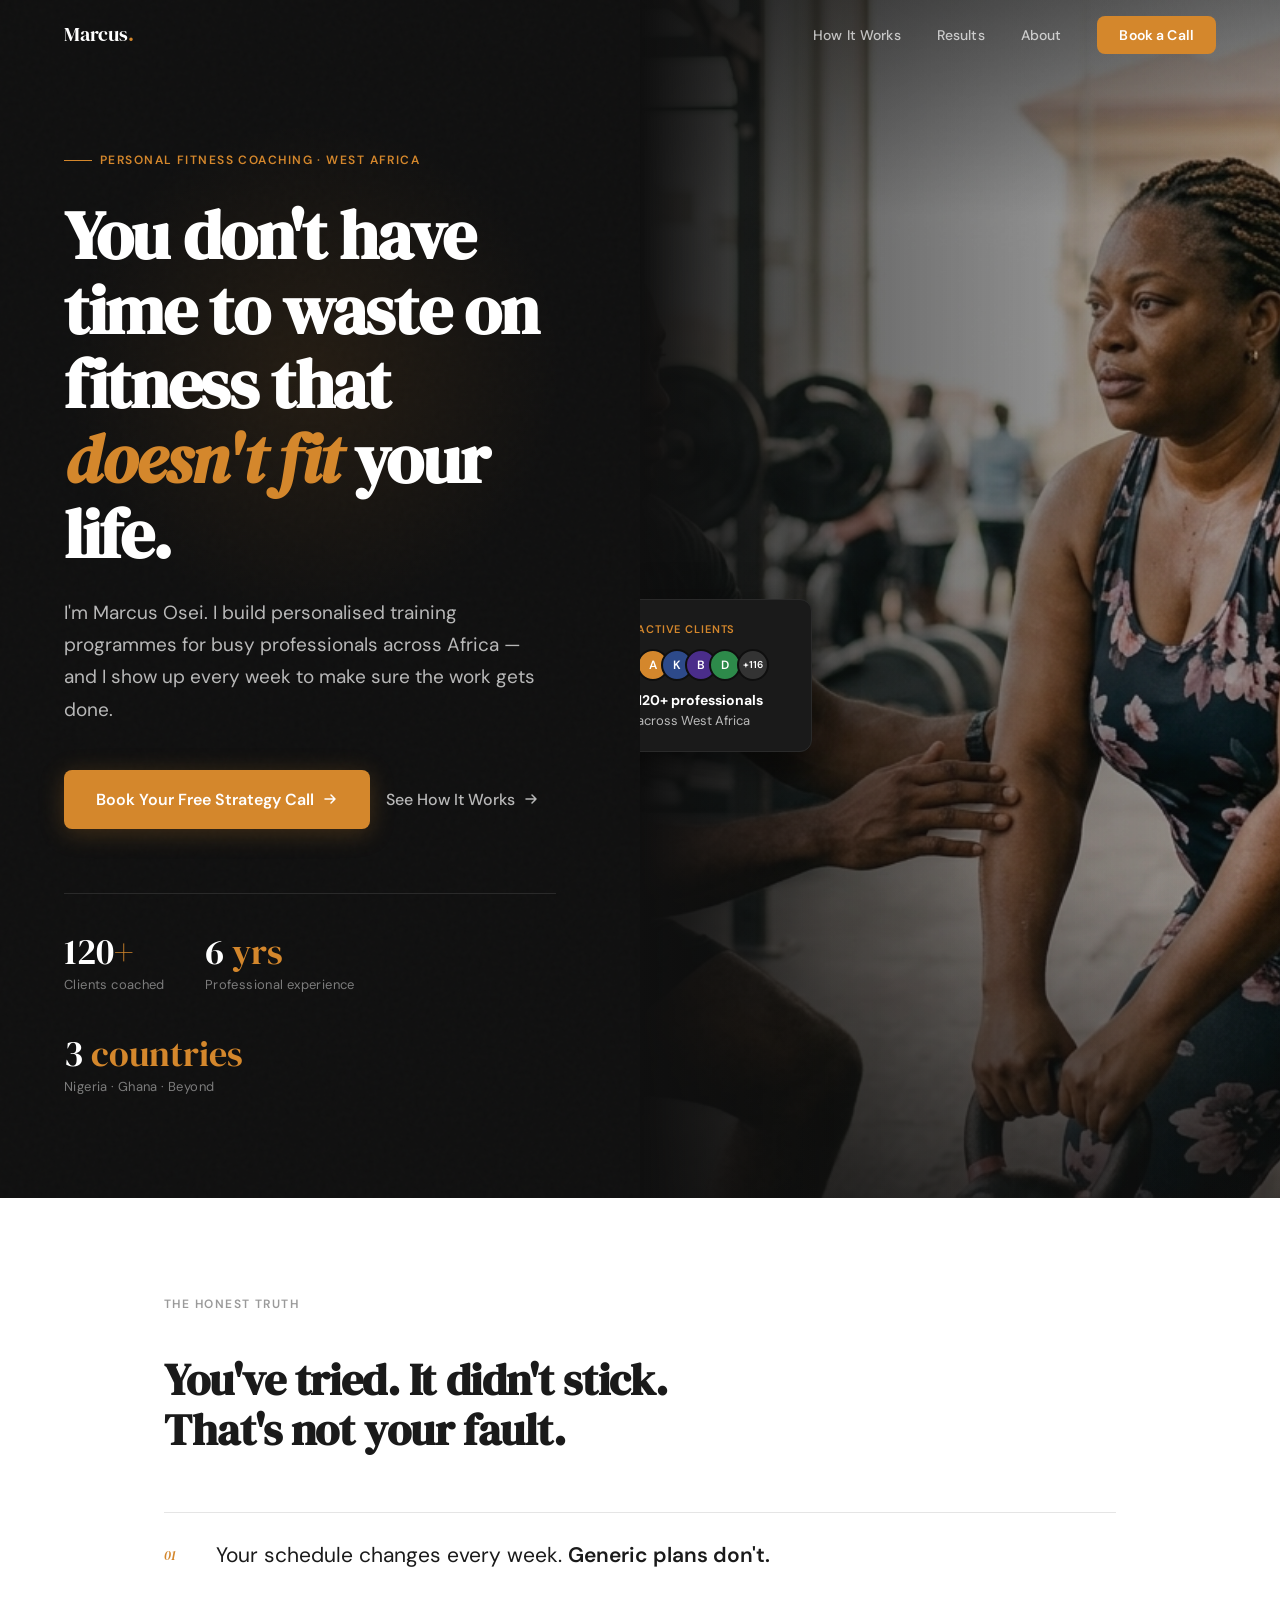
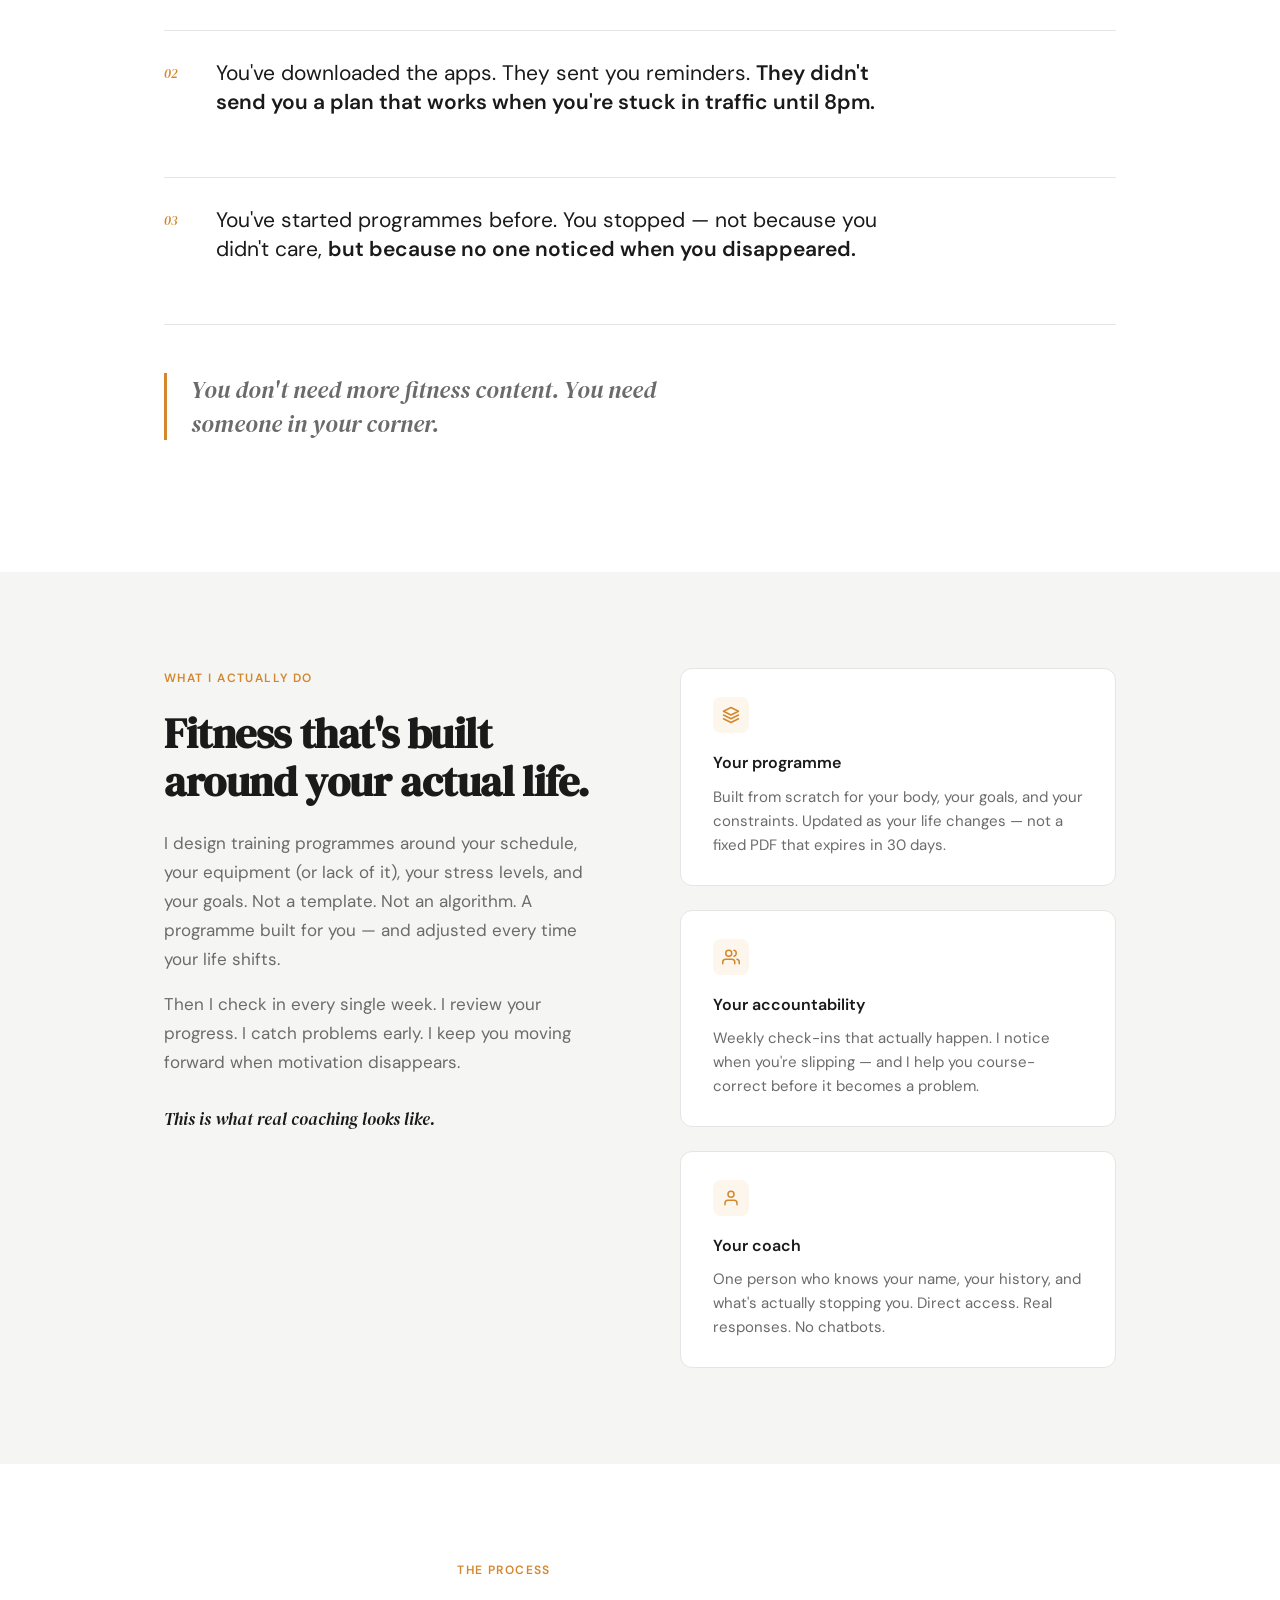
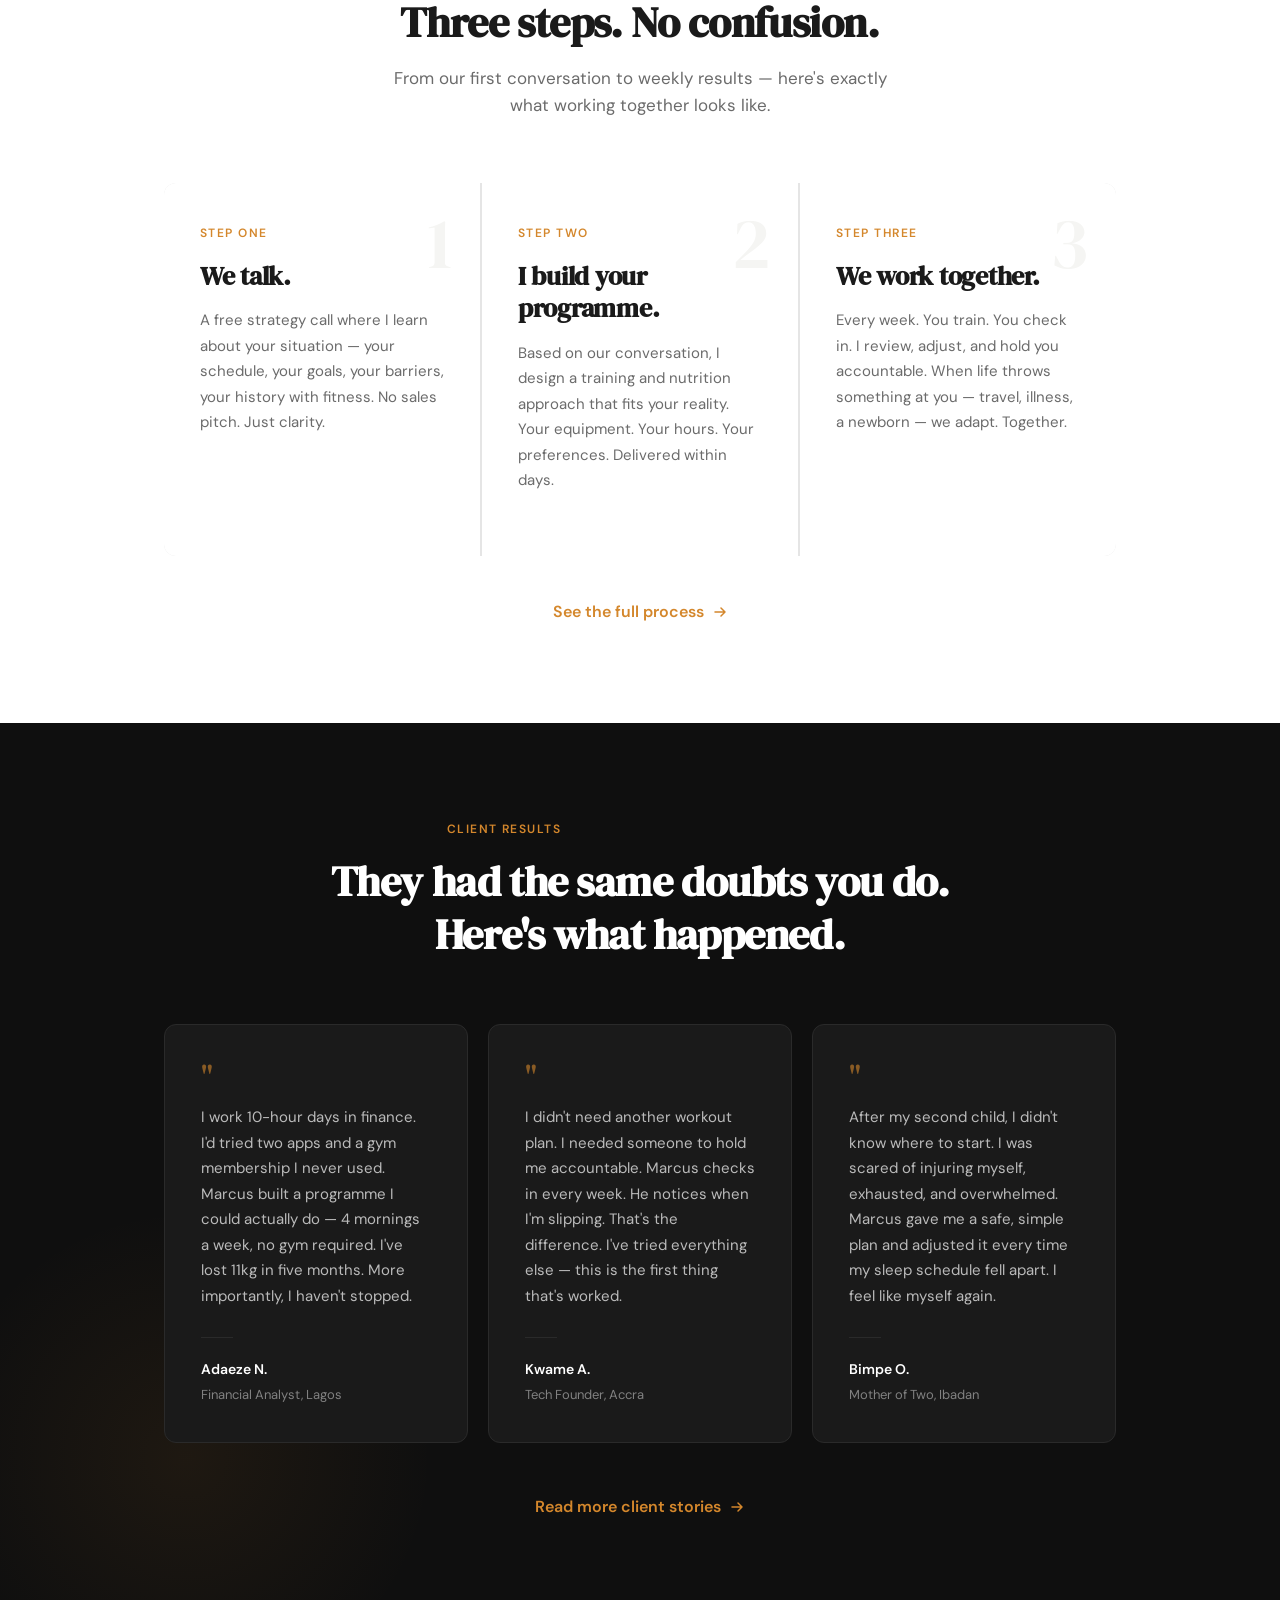
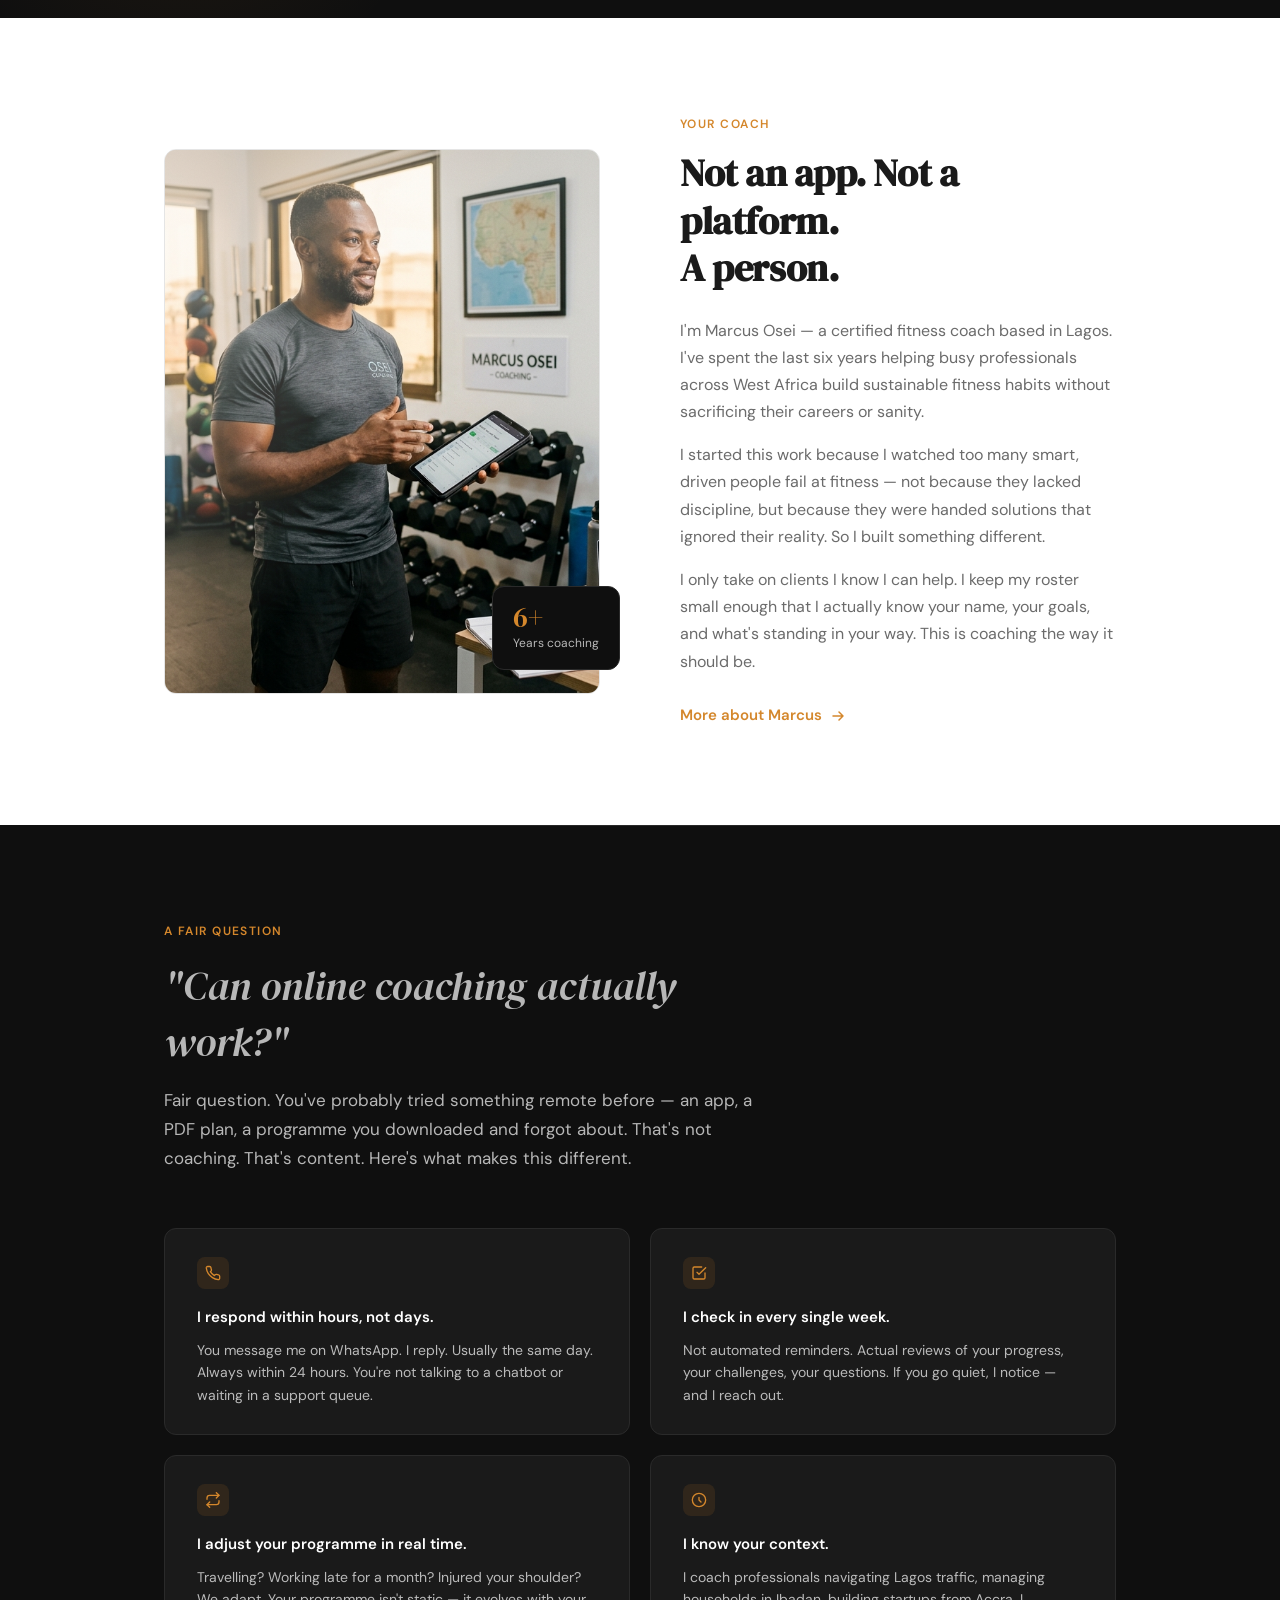
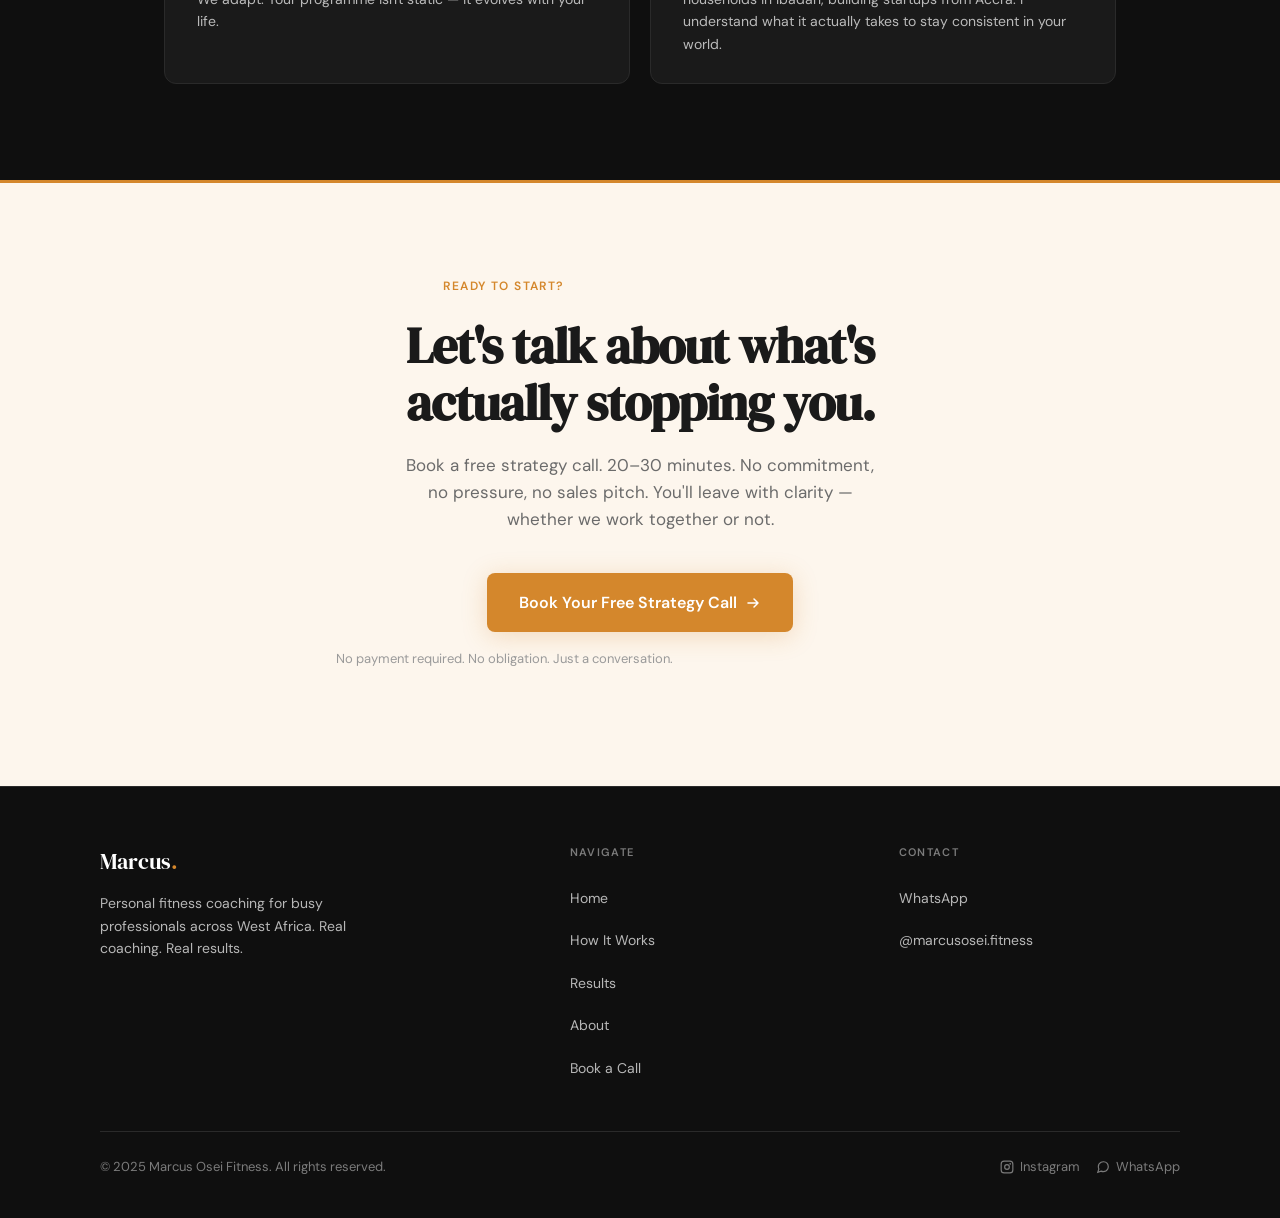
<file: index.html>
<!doctype html>
<html lang="en">
  <head>
    <meta charset="UTF-8" />
    <meta name="viewport" content="width=device-width, initial-scale=1.0" />
    <meta
      name="description"
      content="Marcus Osei — Personal fitness coaching for busy professionals across Africa. Personalised programmes, weekly accountability, real results."
    />
    <title>
      Marcus Osei Fitness — Personal Coaching for Busy Professionals
    </title>
    <link rel="preconnect" href="https://fonts.googleapis.com" />
    <link rel="preconnect" href="https://fonts.gstatic.com" crossorigin />
    <link rel="stylesheet" href="/css/home.css">
    <link rel="stylesheet" href="/css/style.css">
    <link
      href="https://fonts.googleapis.com/css2?family=DM+Sans:ital,opsz,wght@0,9..40,300;0,9..40,400;0,9..40,500;0,9..40,600;0,9..40,700;1,9..40,400&family=DM+Serif+Display:ital@0;1&display=swap"
      rel="stylesheet"
    />
    <style>
   
    </style>
  </head>
  <body>
    <!-- NAV -->
    <nav id="navbar">
      <a href="#" class="nav-logo">Marcus<span>.</span></a>
      <ul class="nav-links">
        <li><a href="html/how_it_works.html">How It Works</a></li>
        <li><a href="html/results.html">Results</a></li>
        <li><a href="html/about.html">About</a></li>
        <li><a href="html/booking.html" class="nav-cta">Book a Call</a></li>
      </ul>
      <button class="nav-hamburger" id="hamburger" aria-label="Open menu">
        <span></span><span></span><span></span>
      </button>
    </nav>

    <div class="mobile-menu" id="mobile-menu">
      <a href="html/how_it_works.html">How It Works</a>
      <a href="html/results.html">Results</a>
      <a href="html/about.html">About</a>
      <a href="html/booking.html" class="mobile-cta">Book a Free Call</a>
    </div>

    <!-- SECTION 1: HERO -->
    <section id="hero">
      <div class="hero-noise"></div>
      <div class="hero-glow"></div>

      <!-- LEFT: Copy -->
      <div class="hero-content">
        <div class="hero-eyebrow reveal">
          Personal Fitness Coaching · West Africa
        </div>
        <h1 class="hero-headline reveal reveal-delay-1">
          You don't have time to waste on fitness that <em>doesn't fit</em> your
          life.
        </h1>
        <p class="hero-sub reveal reveal-delay-2">
          I'm Marcus Osei. I build personalised training programmes for busy
          professionals across Africa — and I show up every week to make sure
          the work gets done.
        </p>
        <div class="hero-actions reveal reveal-delay-3">
          <a href="/html/booking.html" class="btn-primary">
            Book Your Free Strategy Call
            <svg width="16" height="16" viewBox="0 0 16 16" fill="none">
              <path
                d="M3 8h10M9 4l4 4-4 4"
                stroke="currentColor"
                stroke-width="1.5"
                stroke-linecap="round"
                stroke-linejoin="round"
              />
            </svg>
          </a>
          <a href="#how-it-works" class="btn-ghost">
            See How It Works
            <svg width="16" height="16" viewBox="0 0 16 16" fill="none">
              <path
                d="M3 8h10M9 4l4 4-4 4"
                stroke="currentColor"
                stroke-width="1.5"
                stroke-linecap="round"
                stroke-linejoin="round"
              />
            </svg>
          </a>
        </div>
        <div class="hero-stats reveal reveal-delay-4">
          <div>
            <div class="hero-stat-num">120<span>+</span></div>
            <div class="hero-stat-label">Clients coached</div>
          </div>
          <div>
            <div class="hero-stat-num">6<span> yrs</span></div>
            <div class="hero-stat-label">Professional experience</div>
          </div>
          <div>
            <div class="hero-stat-num">3<span> countries</span></div>
            <div class="hero-stat-label">Nigeria · Ghana · Beyond</div>
          </div>
        </div>
      </div>

      <!-- RIGHT: Contextual image placeholder -->
      <div class="hero-image-side">
        <!-- Fading overlay so image bleeds into dark bg on the left -->
        <div class="hero-image-bg"></div>
      <img src="/images/marcus helping a lady.png" alt="Marcus helping a client" class="hero-swap-image">

        <!-- Floating client result card -->
        <div class="hero-trust-card reveal reveal-delay-3">
          <div class="hero-trust-label">Active Clients</div>
          <div class="hero-trust-avatars">
            <div class="hero-trust-avatar" style="background: #d4872c">A</div>
            <div class="hero-trust-avatar" style="background: #2d4a8a">K</div>
            <div class="hero-trust-avatar" style="background: #4a2d8a">B</div>
            <div class="hero-trust-avatar" style="background: #2d8a4a">D</div>
            <div
              class="hero-trust-avatar"
              style="background: #333; font-size: 10px; margin-left: 4px"
            >
              +116
            </div>
          </div>
          <div class="hero-trust-text">
            <strong>120+ professionals</strong>
            across West Africa
          </div>
        </div>

      </div>
    </section>

    <!-- SECTION 2: PROBLEM ACKNOWLEDGMENT -->
    <section id="problem">
      <div class="container">
        <p class="problem-label reveal">The honest truth</p>
        <h2 class="problem-headline reveal reveal-delay-1">
          You've tried. It didn't stick.<br />That's not your fault.
        </h2>
        <div class="problem-statements">
          <div class="problem-item reveal reveal-delay-1">
            <span class="problem-num">01</span>
            <p class="problem-text">
              Your schedule changes every week.
              <strong>Generic plans don't.</strong>
            </p>
          </div>
          <div class="problem-item reveal reveal-delay-2">
            <span class="problem-num">02</span>
            <p class="problem-text">
              You've downloaded the apps. They sent you reminders.
              <strong
                >They didn't send you a plan that works when you're stuck in
                traffic until 8pm.</strong
              >
            </p>
          </div>
          <div class="problem-item reveal reveal-delay-3">
            <span class="problem-num">03</span>
            <p class="problem-text">
              You've started programmes before. You stopped — not because you
              didn't care,
              <strong>but because no one noticed when you disappeared.</strong>
            </p>
          </div>
        </div>
        <p class="problem-closer reveal reveal-delay-4">
          You don't need more fitness content. You need someone in your corner.
        </p>
      </div>
    </section>

    <!-- SECTION 3: POSITIONING STATEMENT -->
    <section id="positioning">
      <div class="container">
        <div class="positioning-inner">
          <div class="positioning-left reveal">
            <p class="section-eyebrow">What I actually do</p>
            <h2 class="positioning-headline">
              Fitness that's built around your actual life.
            </h2>
            <p class="positioning-body">
              I design training programmes around your schedule, your equipment
              (or lack of it), your stress levels, and your goals. Not a
              template. Not an algorithm. A programme built for you — and
              adjusted every time your life shifts.
            </p>
            <p class="positioning-body">
              Then I check in every single week. I review your progress. I catch
              problems early. I keep you moving forward when motivation
              disappears.
            </p>
            <p class="positioning-sign">
              This is what real coaching looks like.
            </p>
          </div>
          <div class="pillars">
            <div class="pillar-card reveal reveal-delay-1">
              <div class="pillar-icon">
                <svg
                  width="18"
                  height="18"
                  viewBox="0 0 24 24"
                  fill="none"
                  stroke="currentColor"
                  stroke-width="2"
                  stroke-linecap="round"
                  stroke-linejoin="round"
                >
                  <path d="M12 2L2 7l10 5 10-5-10-5z" />
                  <path d="M2 17l10 5 10-5" />
                  <path d="M2 12l10 5 10-5" />
                </svg>
              </div>
              <div class="pillar-title">Your programme</div>
              <div class="pillar-desc">
                Built from scratch for your body, your goals, and your
                constraints. Updated as your life changes — not a fixed PDF that
                expires in 30 days.
              </div>
            </div>
            <div class="pillar-card reveal reveal-delay-2">
              <div class="pillar-icon">
                <svg
                  width="18"
                  height="18"
                  viewBox="0 0 24 24"
                  fill="none"
                  stroke="currentColor"
                  stroke-width="2"
                  stroke-linecap="round"
                  stroke-linejoin="round"
                >
                  <path d="M17 21v-2a4 4 0 0 0-4-4H5a4 4 0 0 0-4 4v2" />
                  <circle cx="9" cy="7" r="4" />
                  <path d="M23 21v-2a4 4 0 0 0-3-3.87" />
                  <path d="M16 3.13a4 4 0 0 1 0 7.75" />
                </svg>
              </div>
              <div class="pillar-title">Your accountability</div>
              <div class="pillar-desc">
                Weekly check-ins that actually happen. I notice when you're
                slipping — and I help you course-correct before it becomes a
                problem.
              </div>
            </div>
            <div class="pillar-card reveal reveal-delay-3">
              <div class="pillar-icon">
                <svg
                  width="18"
                  height="18"
                  viewBox="0 0 24 24"
                  fill="none"
                  stroke="currentColor"
                  stroke-width="2"
                  stroke-linecap="round"
                  stroke-linejoin="round"
                >
                  <path d="M20 21v-2a4 4 0 0 0-4-4H8a4 4 0 0 0-4 4v2" />
                  <circle cx="12" cy="7" r="4" />
                </svg>
              </div>
              <div class="pillar-title">Your coach</div>
              <div class="pillar-desc">
                One person who knows your name, your history, and what's
                actually stopping you. Direct access. Real responses. No
                chatbots.
              </div>
            </div>
          </div>
        </div>
      </div>
    </section>

    <!-- SECTION 4: HOW IT WORKS -->
    <section id="how-it-works">
      <div class="container">
        <div class="section-header">
          <p class="section-eyebrow reveal">The process</p>
          <h2 class="section-headline reveal reveal-delay-1">
            Three steps. No confusion.
          </h2>
          <p class="section-sub reveal reveal-delay-2">
            From our first conversation to weekly results — here's exactly what
            working together looks like.
          </p>
        </div>
        <div class="steps-grid reveal reveal-delay-1">
          <div class="step-card">
            <div class="step-number">1</div>
            <div class="step-label">Step One</div>
            <h3 class="step-title">We talk.</h3>
            <p class="step-desc">
              A free strategy call where I learn about your situation — your
              schedule, your goals, your barriers, your history with fitness. No
              sales pitch. Just clarity.
            </p>
          </div>
          <div class="step-card">
            <div class="step-number">2</div>
            <div class="step-label">Step Two</div>
            <h3 class="step-title">I build your programme.</h3>
            <p class="step-desc">
              Based on our conversation, I design a training and nutrition
              approach that fits your reality. Your equipment. Your hours. Your
              preferences. Delivered within days.
            </p>
          </div>
          <div class="step-card">
            <div class="step-number">3</div>
            <div class="step-label">Step Three</div>
            <h3 class="step-title">We work together.</h3>
            <p class="step-desc">
              Every week. You train. You check in. I review, adjust, and hold
              you accountable. When life throws something at you — travel,
              illness, a newborn — we adapt. Together.
            </p>
          </div>
        </div>
        <div class="steps-cta reveal">
          <a href="#how-it-works" class="link-cta">
            See the full process
            <svg width="16" height="16" viewBox="0 0 16 16" fill="none">
              <path
                d="M3 8h10M9 4l4 4-4 4"
                stroke="currentColor"
                stroke-width="1.5"
                stroke-linecap="round"
                stroke-linejoin="round"
              />
            </svg>
          </a>
        </div>
      </div>
    </section>

    <!-- SECTION 5: TRUST SIGNALS / TESTIMONIALS -->
    <section id="results">
      <div class="results-glow"></div>
      <div class="container">
        <div class="section-header">
          <p class="section-eyebrow reveal">Client results</p>
          <h2 class="section-headline reveal reveal-delay-1">
            They had the same doubts you do.<br />Here's what happened.
          </h2>
        </div>
        <div class="testimonials-grid">
          <div class="testimonial-card reveal reveal-delay-1">
            <div class="testimonial-quote">"</div>
            <p class="testimonial-body">
              I work 10-hour days in finance. I'd tried two apps and a gym
              membership I never used. Marcus built a programme I could actually
              do — 4 mornings a week, no gym required. I've lost 11kg in five
              months. More importantly, I haven't stopped.
            </p>
            <div class="testimonial-divider"></div>
            <div class="testimonial-name">Adaeze N.</div>
            <div class="testimonial-role">Financial Analyst, Lagos</div>
          </div>
          <div class="testimonial-card reveal reveal-delay-2">
            <div class="testimonial-quote">"</div>
            <p class="testimonial-body">
              I didn't need another workout plan. I needed someone to hold me
              accountable. Marcus checks in every week. He notices when I'm
              slipping. That's the difference. I've tried everything else — this
              is the first thing that's worked.
            </p>
            <div class="testimonial-divider"></div>
            <div class="testimonial-name">Kwame A.</div>
            <div class="testimonial-role">Tech Founder, Accra</div>
          </div>
          <div class="testimonial-card reveal reveal-delay-3">
            <div class="testimonial-quote">"</div>
            <p class="testimonial-body">
              After my second child, I didn't know where to start. I was scared
              of injuring myself, exhausted, and overwhelmed. Marcus gave me a
              safe, simple plan and adjusted it every time my sleep schedule
              fell apart. I feel like myself again.
            </p>
            <div class="testimonial-divider"></div>
            <div class="testimonial-name">Bimpe O.</div>
            <div class="testimonial-role">Mother of Two, Ibadan</div>
          </div>
        </div>
        <div class="results-cta reveal">
          <a href="#" class="link-cta">
            Read more client stories
            <svg width="16" height="16" viewBox="0 0 16 16" fill="none">
              <path
                d="M3 8h10M9 4l4 4-4 4"
                stroke="currentColor"
                stroke-width="1.5"
                stroke-linecap="round"
                stroke-linejoin="round"
              />
            </svg>
          </a>
        </div>
      </div>
    </section>

    <!-- SECTION 6: ABOUT MARCUS -->
    <section id="about">
      <div class="container">
        <div class="about-inner">
          <div class="about-image-block reveal">
            <div class="about-image-placeholder">
              <img src="/images/marcus osei.png" alt="Phtoto of Marcus Osei" class="about-image ">
              
            </div>
            <div class="about-badge">
              <div class="about-badge-num">6+</div>
              <div class="about-badge-label">Years coaching</div>
            </div>
          </div>
          <div class="about-content">
            <p class="section-eyebrow reveal">Your coach</p>
            <h2 class="about-headline reveal reveal-delay-1">
              Not an app. Not a platform.<br />A person.
            </h2>
            <p class="about-body reveal reveal-delay-2">
              I'm Marcus Osei — a certified fitness coach based in Lagos. I've
              spent the last six years helping busy professionals across West
              Africa build sustainable fitness habits without sacrificing their
              careers or sanity.
            </p>
            <p class="about-body reveal reveal-delay-3">
              I started this work because I watched too many smart, driven
              people fail at fitness — not because they lacked discipline, but
              because they were handed solutions that ignored their reality. So
              I built something different.
            </p>
            <p class="about-body reveal reveal-delay-4">
              I only take on clients I know I can help. I keep my roster small
              enough that I actually know your name, your goals, and what's
              standing in your way. This is coaching the way it should be.
            </p>
            <a href="#" class="about-link reveal">
              More about Marcus
              <svg width="16" height="16" viewBox="0 0 16 16" fill="none">
                <path
                  d="M3 8h10M9 4l4 4-4 4"
                  stroke="currentColor"
                  stroke-width="1.5"
                  stroke-linecap="round"
                  stroke-linejoin="round"
                />
              </svg>
            </a>
          </div>
        </div>
      </div>
    </section>

    <!-- SECTION 7: OBJECTION HANDLING -->
    <section id="objections">
      <div class="container">
        <p class="section-eyebrow reveal">A fair question</p>
        <p class="objection-headline-quote reveal reveal-delay-1">
          "Can online coaching actually work?"
        </p>
        <p class="objection-answer reveal reveal-delay-2">
          Fair question. You've probably tried something remote before — an app,
          a PDF plan, a programme you downloaded and forgot about. That's not
          coaching. That's content. Here's what makes this different.
        </p>
        <div class="objection-points">
          <div class="objection-point reveal reveal-delay-1">
            <div class="objection-point-icon">
              <svg
                width="16"
                height="16"
                viewBox="0 0 24 24"
                fill="none"
                stroke="#D4872C"
                stroke-width="2"
                stroke-linecap="round"
                stroke-linejoin="round"
              >
                <path
                  d="M22 16.92v3a2 2 0 0 1-2.18 2 19.79 19.79 0 0 1-8.63-3.07A19.5 19.5 0 0 1 4.99 13a19.79 19.79 0 0 1-3.07-8.67A2 2 0 0 1 3.9 2.26h3a2 2 0 0 1 2 1.72 12.84 12.84 0 0 0 .7 2.81 2 2 0 0 1-.45 2.11L8.09 9.91a16 16 0 0 0 6 6l1.27-1.27a2 2 0 0 1 2.11-.45 12.84 12.84 0 0 0 2.81.7A2 2 0 0 1 22 16.92z"
                />
              </svg>
            </div>
            <div class="objection-point-title">
              I respond within hours, not days.
            </div>
            <div class="objection-point-desc">
              You message me on WhatsApp. I reply. Usually the same day. Always
              within 24 hours. You're not talking to a chatbot or waiting in a
              support queue.
            </div>
          </div>
          <div class="objection-point reveal reveal-delay-2">
            <div class="objection-point-icon">
              <svg
                width="16"
                height="16"
                viewBox="0 0 24 24"
                fill="none"
                stroke="#D4872C"
                stroke-width="2"
                stroke-linecap="round"
                stroke-linejoin="round"
              >
                <path d="M9 11l3 3L22 4" />
                <path
                  d="M21 12v7a2 2 0 0 1-2 2H5a2 2 0 0 1-2-2V5a2 2 0 0 1 2-2h11"
                />
              </svg>
            </div>
            <div class="objection-point-title">
              I check in every single week.
            </div>
            <div class="objection-point-desc">
              Not automated reminders. Actual reviews of your progress, your
              challenges, your questions. If you go quiet, I notice — and I
              reach out.
            </div>
          </div>
          <div class="objection-point reveal reveal-delay-3">
            <div class="objection-point-icon">
              <svg
                width="16"
                height="16"
                viewBox="0 0 24 24"
                fill="none"
                stroke="#D4872C"
                stroke-width="2"
                stroke-linecap="round"
                stroke-linejoin="round"
              >
                <polyline points="17 1 21 5 17 9" />
                <path d="M3 11V9a4 4 0 0 1 4-4h14" />
                <polyline points="7 23 3 19 7 15" />
                <path d="M21 13v2a4 4 0 0 1-4 4H3" />
              </svg>
            </div>
            <div class="objection-point-title">
              I adjust your programme in real time.
            </div>
            <div class="objection-point-desc">
              Travelling? Working late for a month? Injured your shoulder? We
              adapt. Your programme isn't static — it evolves with your life.
            </div>
          </div>
          <div class="objection-point reveal reveal-delay-4">
            <div class="objection-point-icon">
              <svg
                width="16"
                height="16"
                viewBox="0 0 24 24"
                fill="none"
                stroke="#D4872C"
                stroke-width="2"
                stroke-linecap="round"
                stroke-linejoin="round"
              >
                <circle cx="12" cy="12" r="10" />
                <path d="M12 8v4l3 3" />
              </svg>
            </div>
            <div class="objection-point-title">I know your context.</div>
            <div class="objection-point-desc">
              I coach professionals navigating Lagos traffic, managing
              households in Ibadan, building startups from Accra. I understand
              what it actually takes to stay consistent in your world.
            </div>
          </div>
        </div>
      </div>
    </section>

    <!-- SECTION 8: FINAL CTA -->
    <section id="final-cta">
      <div class="container">
        <p class="cta-eyebrow reveal">Ready to start?</p>
        <h2 class="cta-headline reveal reveal-delay-1">
          Let's talk about what's actually stopping you.
        </h2>
        <p class="cta-body reveal reveal-delay-2">
          Book a free strategy call. 20–30 minutes. No commitment, no pressure,
          no sales pitch. You'll leave with clarity — whether we work together
          or not.
        </p>
        <div class="reveal reveal-delay-3">
          <a href="html/booking.html" class="btn-primary" style="display: inline-flex">
            Book Your Free Strategy Call
            <svg width="16" height="16" viewBox="0 0 16 16" fill="none">
              <path
                d="M3 8h10M9 4l4 4-4 4"
                stroke="currentColor"
                stroke-width="1.5"
                stroke-linecap="round"
                stroke-linejoin="round"
              />
            </svg>
          </a>
        </div>
        <p class="cta-reassurance reveal reveal-delay-4">
          No payment required. No obligation. Just a conversation.
        </p>
      </div>
    </section>

    <!-- FOOTER -->
    <footer>
      <div class="footer-inner">
        <div>
          <div class="footer-brand">Marcus<span>.</span></div>
          <p class="footer-tagline">
            Personal fitness coaching for busy professionals across West Africa.
            Real coaching. Real results.
          </p>
        </div>
        <div>
          <p class="footer-col-label">Navigate</p>
          <ul class="footer-links">
            <li><a href="#">Home</a></li>
            <li><a href="html/how_it_works.html">How It Works</a></li>
            <li><a href="html/results.html">Results</a></li>
            <li><a href="html/about.html">About</a></li>
            <li><a href="html/booking.html">Book a Call</a></li>
          </ul>
        </div>
        <div>
          <p class="footer-col-label">Contact</p>
          <ul class="footer-links">
            <li><a href="https://wa.me/[number]">WhatsApp</a></li>
            <li>
              <a href="https://instagram.com/marcusosei.fitness"
                >@marcusosei.fitness</a
              >
            </li>
          </ul>
        </div>
      </div>
      <div class="footer-bottom">
        <span class="footer-legal"
          >© 2025 Marcus Osei Fitness. All rights reserved.</span
        >
        <div class="footer-social">
          <a href="https://instagram.com/marcusosei.fitness">
            <svg
              width="14"
              height="14"
              viewBox="0 0 24 24"
              fill="none"
              stroke="currentColor"
              stroke-width="2"
            >
              <rect x="2" y="2" width="20" height="20" rx="5" />
              <circle cx="12" cy="12" r="4" />
              <circle cx="17.5" cy="6.5" r="0.5" fill="currentColor" />
            </svg>
            Instagram
          </a>
          <a href="https://wa.me/[number]">
            <svg
              width="14"
              height="14"
              viewBox="0 0 24 24"
              fill="none"
              stroke="currentColor"
              stroke-width="2"
            >
              <path
                d="M21 11.5a8.38 8.38 0 0 1-.9 3.8 8.5 8.5 0 0 1-7.6 4.7 8.38 8.38 0 0 1-3.8-.9L3 21l1.9-5.7a8.38 8.38 0 0 1-.9-3.8 8.5 8.5 0 0 1 4.7-7.6 8.38 8.38 0 0 1 3.8-.9h.5a8.48 8.48 0 0 1 8 8v.5z"
              />
            </svg>
            WhatsApp
          </a>
        </div>
      </div>
    </footer>

    <script>
      // NAV scroll behaviour
      const navbar = document.getElementById("navbar");
      window.addEventListener(
        "scroll",
        () => {
          navbar.classList.toggle("scrolled", window.scrollY > 40);
        },
        { passive: true },
      );

      // Mobile menu
      const hamburger = document.getElementById("hamburger");
      const mobileMenu = document.getElementById("mobile-menu");
      hamburger.addEventListener("click", () => {
        mobileMenu.classList.toggle("open");
      });
      mobileMenu.querySelectorAll("a").forEach((a) => {
        a.addEventListener("click", () => mobileMenu.classList.remove("open"));
      });

      // Intersection Observer — scroll reveals
      const revealEls = document.querySelectorAll(".reveal");
      const observer = new IntersectionObserver(
        (entries) => {
          entries.forEach((entry) => {
            if (entry.isIntersecting) {
              entry.target.classList.add("visible");
              observer.unobserve(entry.target);
            }
          });
        },
        { threshold: 0.12, rootMargin: "0px 0px -40px 0px" },
      );

      revealEls.forEach((el) => observer.observe(el));

      // Trigger hero elements immediately
      document.querySelectorAll("#hero .reveal").forEach((el, i) => {
        setTimeout(() => el.classList.add("visible"), 100 + i * 120);
      });
    </script>
  </body>
</html>
</file>
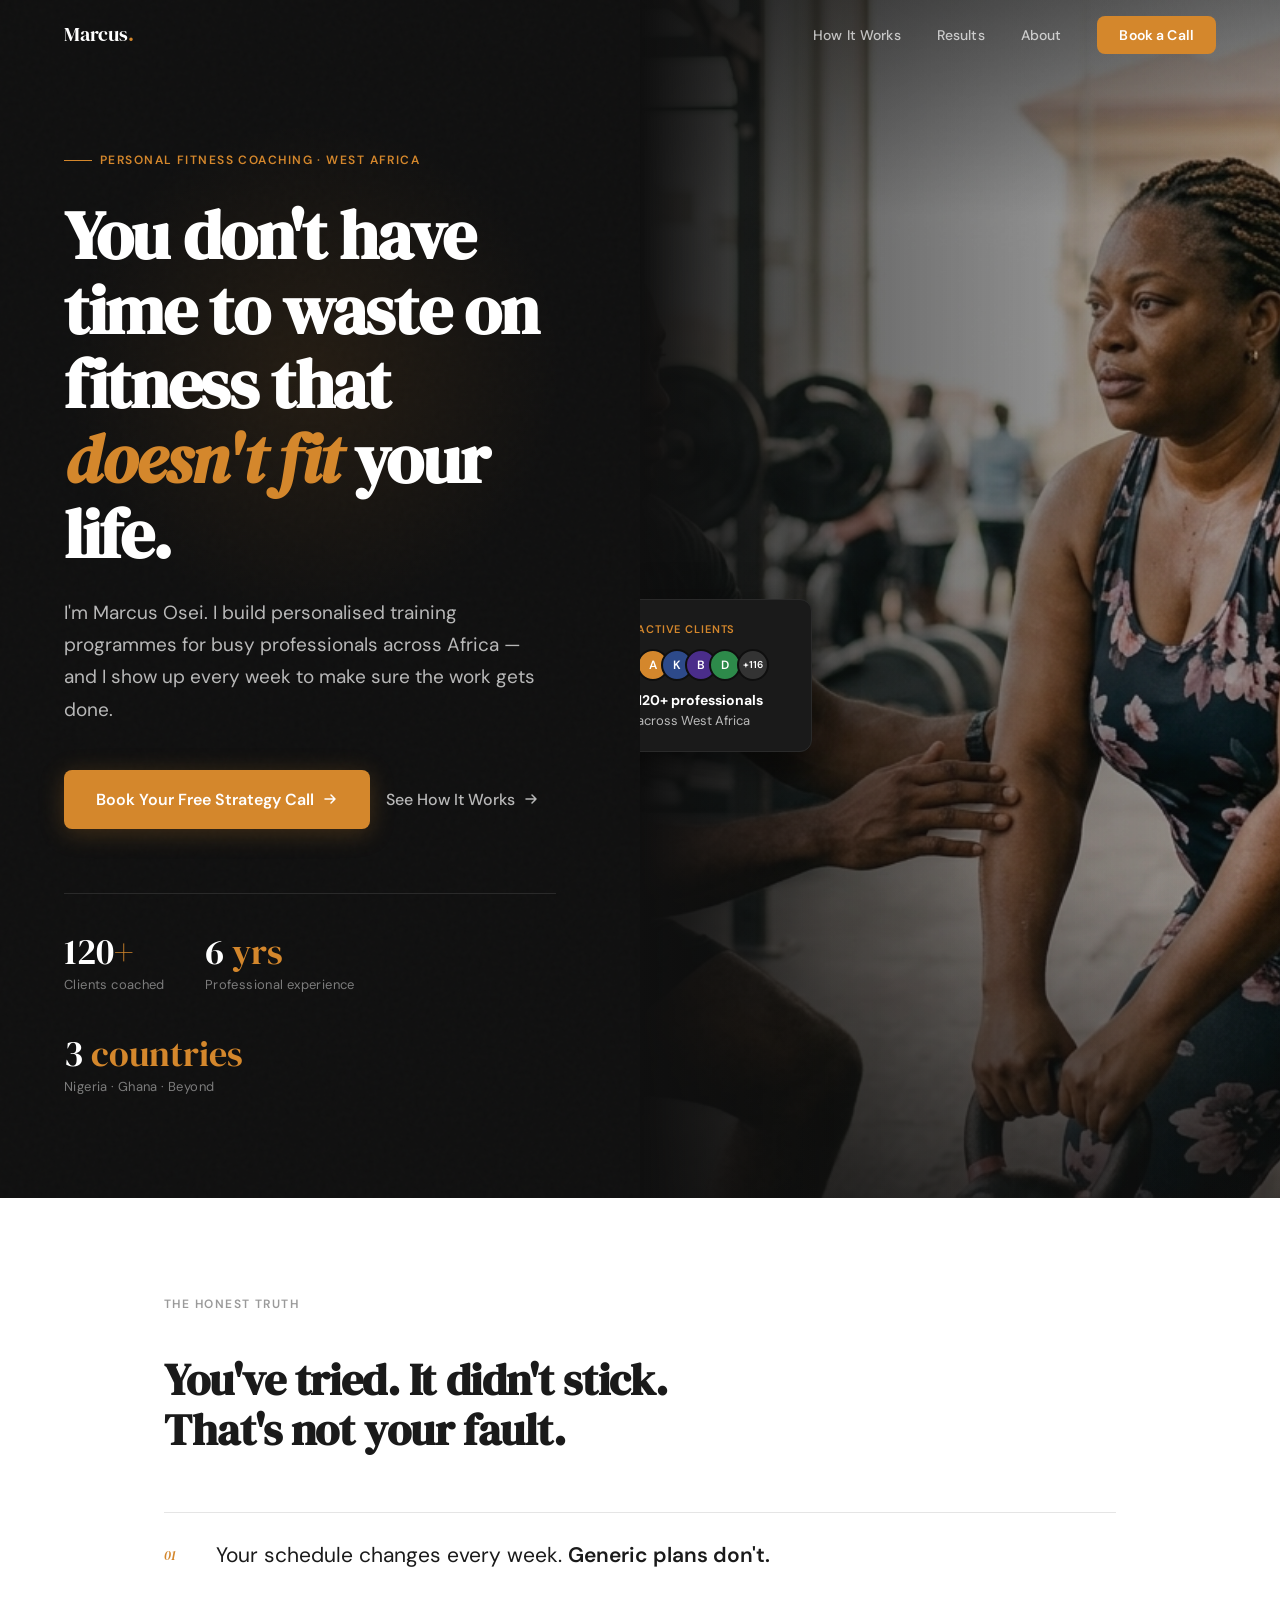
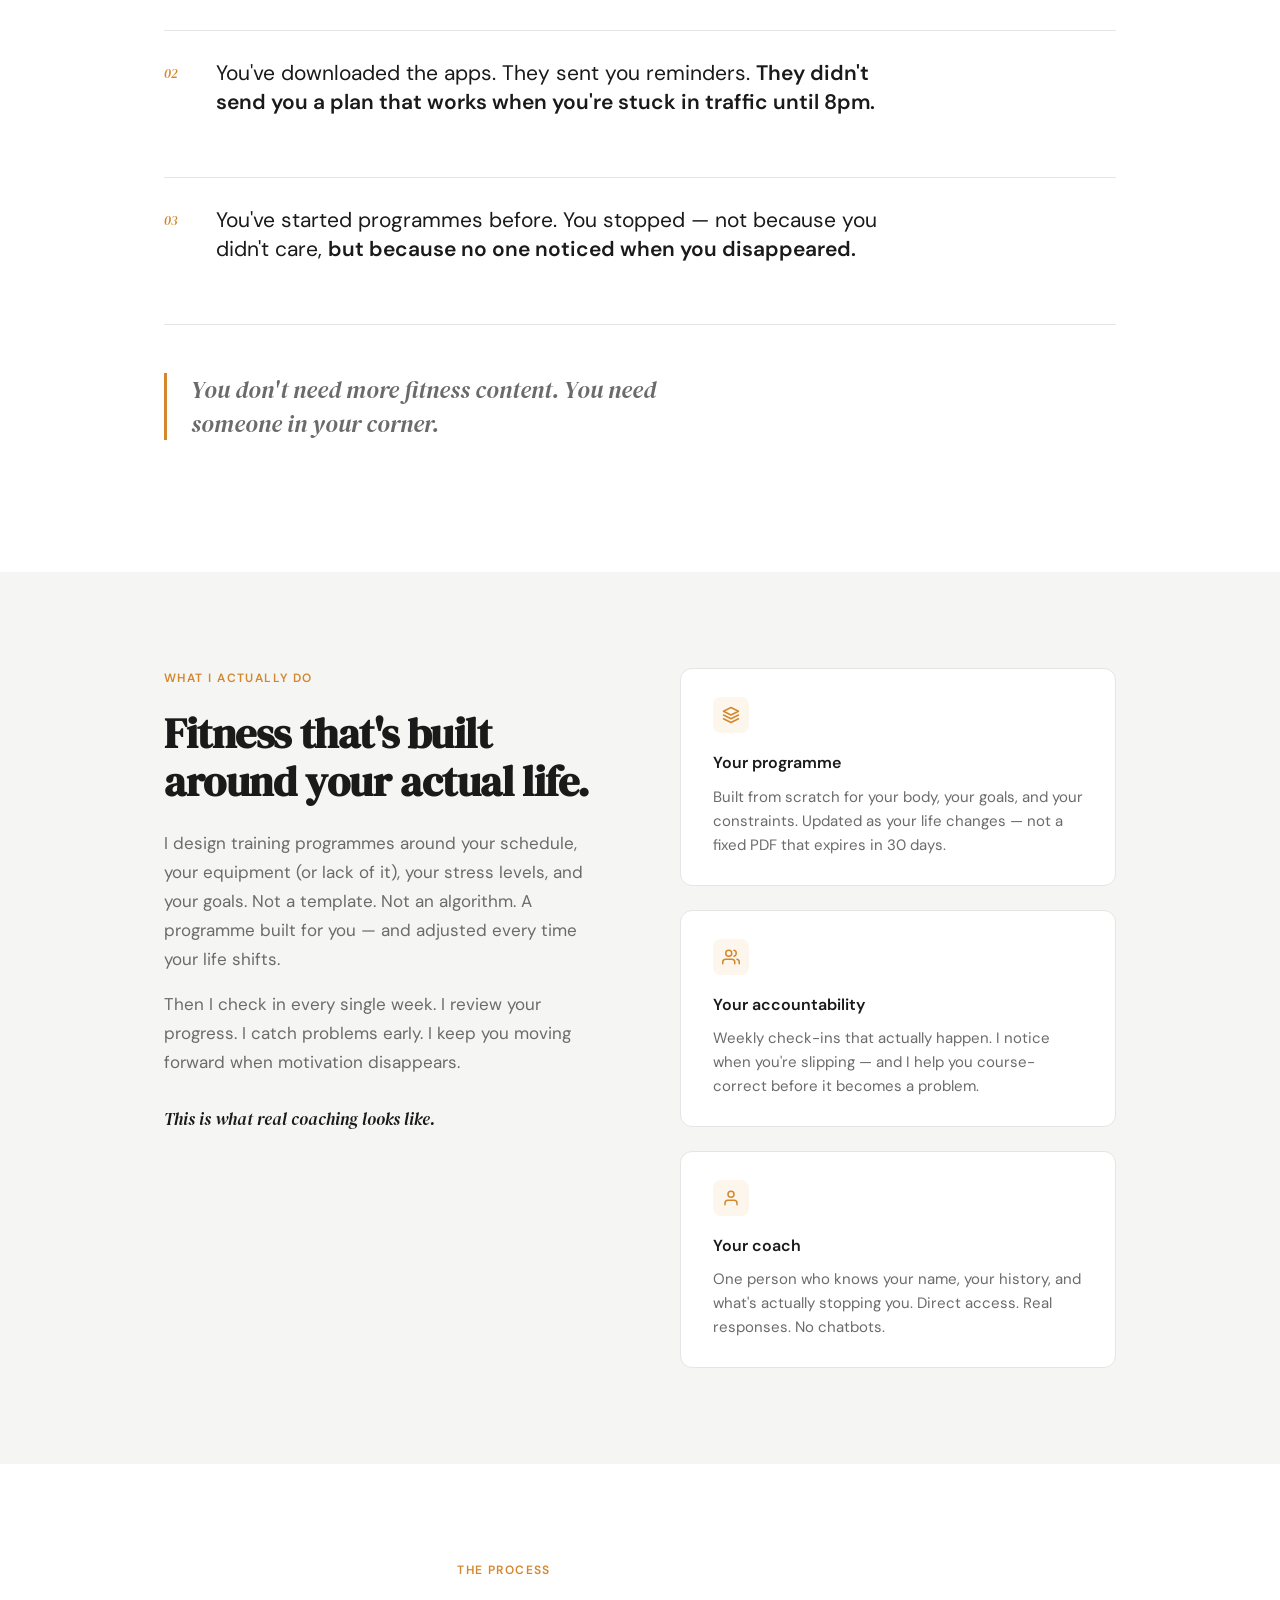
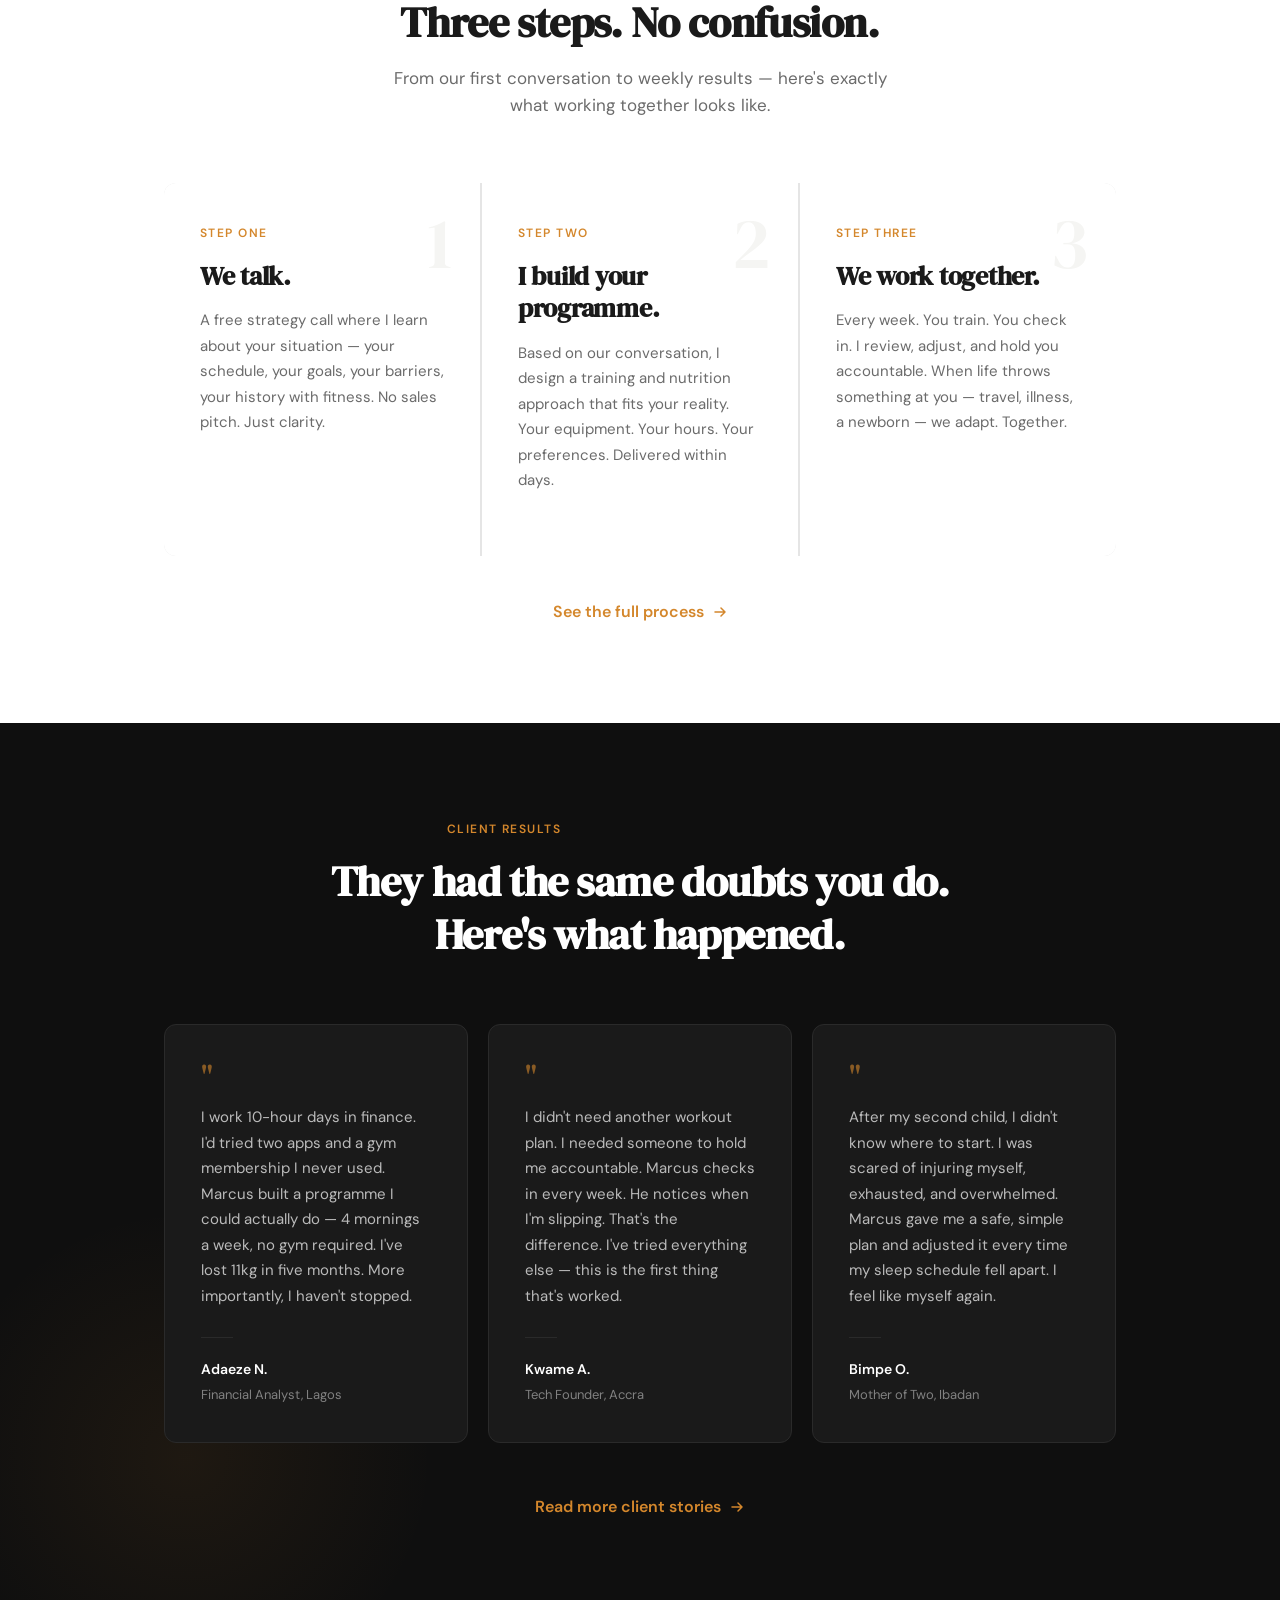
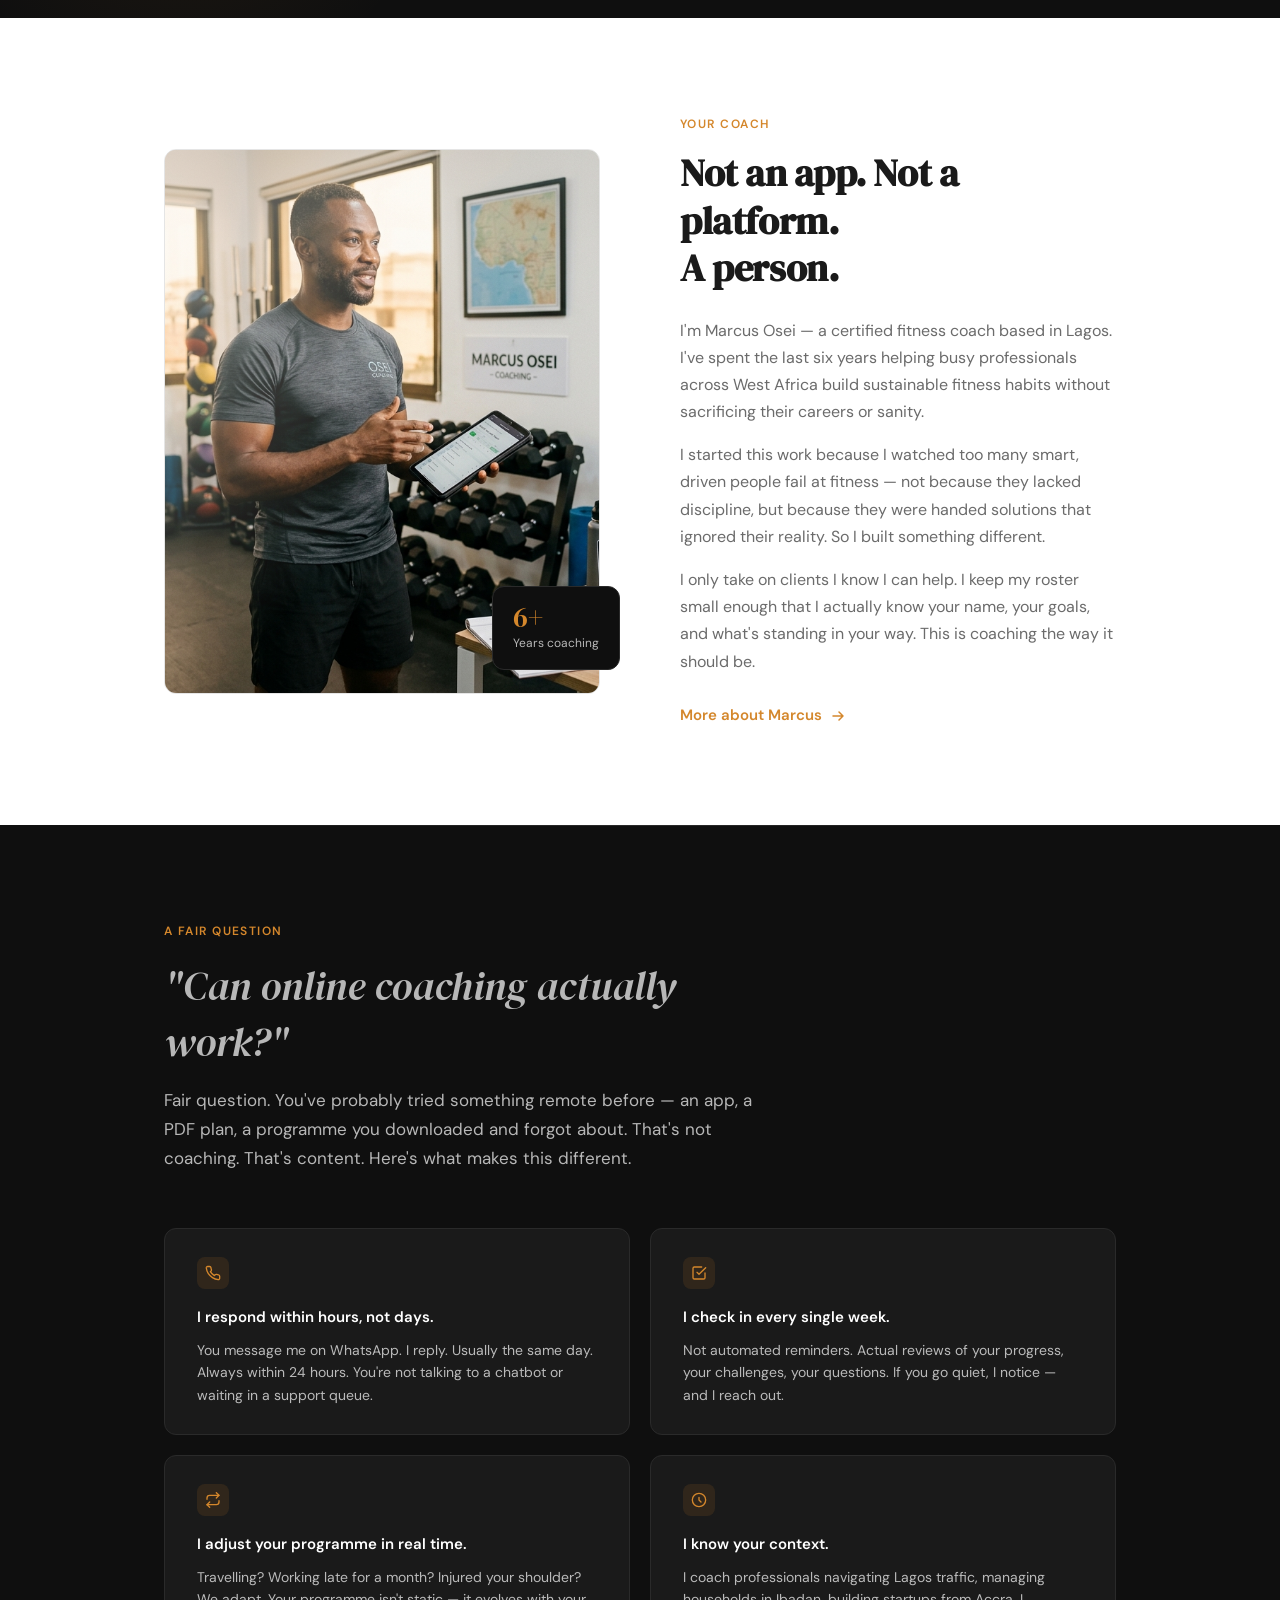
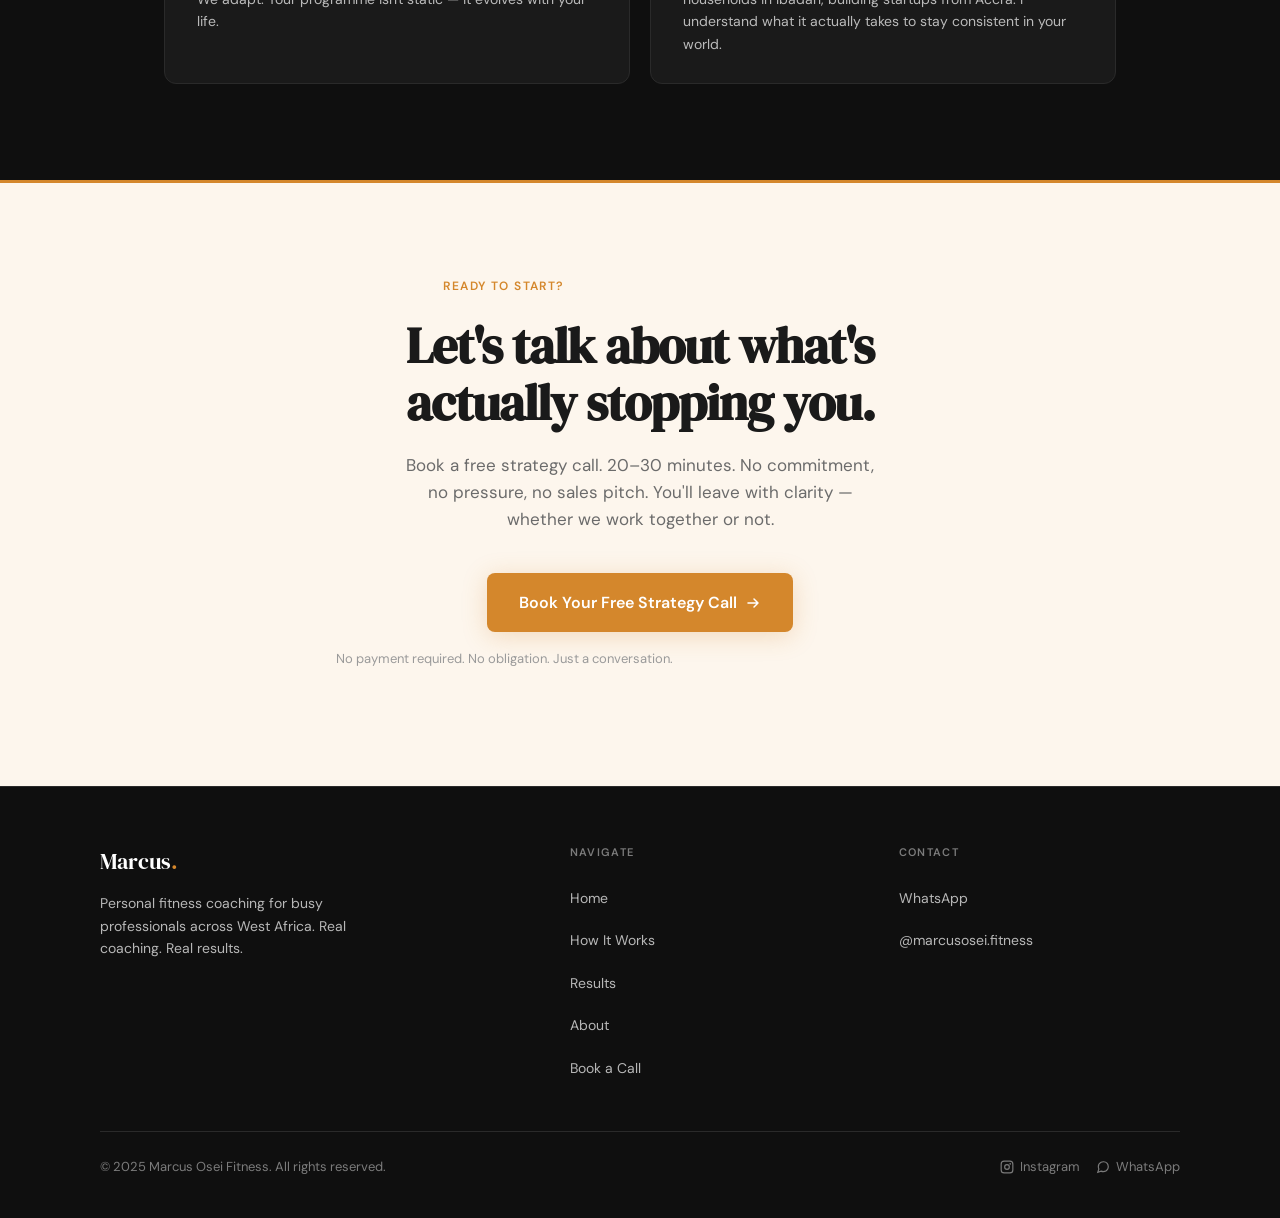
<file: html/index.html>
<!doctype html>
<html lang="en">
  <head>
    <meta charset="UTF-8" />
    <meta name="viewport" content="width=device-width, initial-scale=1.0" />
    <meta
      name="description"
      content="Marcus Osei — Personal fitness coaching for busy professionals across Africa. Personalised programmes, weekly accountability, real results."
    />
    <title>
      Marcus Osei Fitness — Personal Coaching for Busy Professionals
    </title>
    <link rel="preconnect" href="https://fonts.googleapis.com" />
    <link rel="preconnect" href="https://fonts.gstatic.com" crossorigin />
    <link rel="stylesheet" href="/css/home.css">
    <link rel="stylesheet" href="/css/style.css">
    <link
      href="https://fonts.googleapis.com/css2?family=DM+Sans:ital,opsz,wght@0,9..40,300;0,9..40,400;0,9..40,500;0,9..40,600;0,9..40,700;1,9..40,400&family=DM+Serif+Display:ital@0;1&display=swap"
      rel="stylesheet"
    />
    <style>
   
    </style>
  </head>
  <body>
    <!-- NAV -->
    <nav id="navbar">
      <a href="#" class="nav-logo">Marcus<span>.</span></a>
      <ul class="nav-links">
        <li><a href="how_it_works.html">How It Works</a></li>
        <li><a href="results.html">Results</a></li>
        <li><a href="about.html">About</a></li>
        <li><a href="booking.html" class="nav-cta">Book a Call</a></li>
      </ul>
      <button class="nav-hamburger" id="hamburger" aria-label="Open menu">
        <span></span><span></span><span></span>
      </button>
    </nav>

    <div class="mobile-menu" id="mobile-menu">
      <a href="how_it_works.html">How It Works</a>
      <a href="results.html">Results</a>
      <a href="about.html">About</a>
      <a href="booking.html" class="mobile-cta">Book a Free Call</a>
    </div>

    <!-- SECTION 1: HERO -->
    <section id="hero">
      <div class="hero-noise"></div>
      <div class="hero-glow"></div>

      <!-- LEFT: Copy -->
      <div class="hero-content">
        <div class="hero-eyebrow reveal">
          Personal Fitness Coaching · West Africa
        </div>
        <h1 class="hero-headline reveal reveal-delay-1">
          You don't have time to waste on fitness that <em>doesn't fit</em> your
          life.
        </h1>
        <p class="hero-sub reveal reveal-delay-2">
          I'm Marcus Osei. I build personalised training programmes for busy
          professionals across Africa — and I show up every week to make sure
          the work gets done.
        </p>
        <div class="hero-actions reveal reveal-delay-3">
          <a href="/html/booking.html" class="btn-primary">
            Book Your Free Strategy Call
            <svg width="16" height="16" viewBox="0 0 16 16" fill="none">
              <path
                d="M3 8h10M9 4l4 4-4 4"
                stroke="currentColor"
                stroke-width="1.5"
                stroke-linecap="round"
                stroke-linejoin="round"
              />
            </svg>
          </a>
          <a href="#how-it-works" class="btn-ghost">
            See How It Works
            <svg width="16" height="16" viewBox="0 0 16 16" fill="none">
              <path
                d="M3 8h10M9 4l4 4-4 4"
                stroke="currentColor"
                stroke-width="1.5"
                stroke-linecap="round"
                stroke-linejoin="round"
              />
            </svg>
          </a>
        </div>
        <div class="hero-stats reveal reveal-delay-4">
          <div>
            <div class="hero-stat-num">120<span>+</span></div>
            <div class="hero-stat-label">Clients coached</div>
          </div>
          <div>
            <div class="hero-stat-num">6<span> yrs</span></div>
            <div class="hero-stat-label">Professional experience</div>
          </div>
          <div>
            <div class="hero-stat-num">3<span> countries</span></div>
            <div class="hero-stat-label">Nigeria · Ghana · Beyond</div>
          </div>
        </div>
      </div>

      <!-- RIGHT: Contextual image placeholder -->
      <div class="hero-image-side">
        <!-- Fading overlay so image bleeds into dark bg on the left -->
        <div class="hero-image-bg"></div>
      <img src="/images/marcus helping a lady.png" alt="Marcus helping a client" class="hero-swap-image">

        <!-- Floating client result card -->
        <div class="hero-trust-card reveal reveal-delay-3">
          <div class="hero-trust-label">Active Clients</div>
          <div class="hero-trust-avatars">
            <div class="hero-trust-avatar" style="background: #d4872c">A</div>
            <div class="hero-trust-avatar" style="background: #2d4a8a">K</div>
            <div class="hero-trust-avatar" style="background: #4a2d8a">B</div>
            <div class="hero-trust-avatar" style="background: #2d8a4a">D</div>
            <div
              class="hero-trust-avatar"
              style="background: #333; font-size: 10px; margin-left: 4px"
            >
              +116
            </div>
          </div>
          <div class="hero-trust-text">
            <strong>120+ professionals</strong>
            across West Africa
          </div>
        </div>

      </div>
    </section>

    <!-- SECTION 2: PROBLEM ACKNOWLEDGMENT -->
    <section id="problem">
      <div class="container">
        <p class="problem-label reveal">The honest truth</p>
        <h2 class="problem-headline reveal reveal-delay-1">
          You've tried. It didn't stick.<br />That's not your fault.
        </h2>
        <div class="problem-statements">
          <div class="problem-item reveal reveal-delay-1">
            <span class="problem-num">01</span>
            <p class="problem-text">
              Your schedule changes every week.
              <strong>Generic plans don't.</strong>
            </p>
          </div>
          <div class="problem-item reveal reveal-delay-2">
            <span class="problem-num">02</span>
            <p class="problem-text">
              You've downloaded the apps. They sent you reminders.
              <strong
                >They didn't send you a plan that works when you're stuck in
                traffic until 8pm.</strong
              >
            </p>
          </div>
          <div class="problem-item reveal reveal-delay-3">
            <span class="problem-num">03</span>
            <p class="problem-text">
              You've started programmes before. You stopped — not because you
              didn't care,
              <strong>but because no one noticed when you disappeared.</strong>
            </p>
          </div>
        </div>
        <p class="problem-closer reveal reveal-delay-4">
          You don't need more fitness content. You need someone in your corner.
        </p>
      </div>
    </section>

    <!-- SECTION 3: POSITIONING STATEMENT -->
    <section id="positioning">
      <div class="container">
        <div class="positioning-inner">
          <div class="positioning-left reveal">
            <p class="section-eyebrow">What I actually do</p>
            <h2 class="positioning-headline">
              Fitness that's built around your actual life.
            </h2>
            <p class="positioning-body">
              I design training programmes around your schedule, your equipment
              (or lack of it), your stress levels, and your goals. Not a
              template. Not an algorithm. A programme built for you — and
              adjusted every time your life shifts.
            </p>
            <p class="positioning-body">
              Then I check in every single week. I review your progress. I catch
              problems early. I keep you moving forward when motivation
              disappears.
            </p>
            <p class="positioning-sign">
              This is what real coaching looks like.
            </p>
          </div>
          <div class="pillars">
            <div class="pillar-card reveal reveal-delay-1">
              <div class="pillar-icon">
                <svg
                  width="18"
                  height="18"
                  viewBox="0 0 24 24"
                  fill="none"
                  stroke="currentColor"
                  stroke-width="2"
                  stroke-linecap="round"
                  stroke-linejoin="round"
                >
                  <path d="M12 2L2 7l10 5 10-5-10-5z" />
                  <path d="M2 17l10 5 10-5" />
                  <path d="M2 12l10 5 10-5" />
                </svg>
              </div>
              <div class="pillar-title">Your programme</div>
              <div class="pillar-desc">
                Built from scratch for your body, your goals, and your
                constraints. Updated as your life changes — not a fixed PDF that
                expires in 30 days.
              </div>
            </div>
            <div class="pillar-card reveal reveal-delay-2">
              <div class="pillar-icon">
                <svg
                  width="18"
                  height="18"
                  viewBox="0 0 24 24"
                  fill="none"
                  stroke="currentColor"
                  stroke-width="2"
                  stroke-linecap="round"
                  stroke-linejoin="round"
                >
                  <path d="M17 21v-2a4 4 0 0 0-4-4H5a4 4 0 0 0-4 4v2" />
                  <circle cx="9" cy="7" r="4" />
                  <path d="M23 21v-2a4 4 0 0 0-3-3.87" />
                  <path d="M16 3.13a4 4 0 0 1 0 7.75" />
                </svg>
              </div>
              <div class="pillar-title">Your accountability</div>
              <div class="pillar-desc">
                Weekly check-ins that actually happen. I notice when you're
                slipping — and I help you course-correct before it becomes a
                problem.
              </div>
            </div>
            <div class="pillar-card reveal reveal-delay-3">
              <div class="pillar-icon">
                <svg
                  width="18"
                  height="18"
                  viewBox="0 0 24 24"
                  fill="none"
                  stroke="currentColor"
                  stroke-width="2"
                  stroke-linecap="round"
                  stroke-linejoin="round"
                >
                  <path d="M20 21v-2a4 4 0 0 0-4-4H8a4 4 0 0 0-4 4v2" />
                  <circle cx="12" cy="7" r="4" />
                </svg>
              </div>
              <div class="pillar-title">Your coach</div>
              <div class="pillar-desc">
                One person who knows your name, your history, and what's
                actually stopping you. Direct access. Real responses. No
                chatbots.
              </div>
            </div>
          </div>
        </div>
      </div>
    </section>

    <!-- SECTION 4: HOW IT WORKS -->
    <section id="how-it-works">
      <div class="container">
        <div class="section-header">
          <p class="section-eyebrow reveal">The process</p>
          <h2 class="section-headline reveal reveal-delay-1">
            Three steps. No confusion.
          </h2>
          <p class="section-sub reveal reveal-delay-2">
            From our first conversation to weekly results — here's exactly what
            working together looks like.
          </p>
        </div>
        <div class="steps-grid reveal reveal-delay-1">
          <div class="step-card">
            <div class="step-number">1</div>
            <div class="step-label">Step One</div>
            <h3 class="step-title">We talk.</h3>
            <p class="step-desc">
              A free strategy call where I learn about your situation — your
              schedule, your goals, your barriers, your history with fitness. No
              sales pitch. Just clarity.
            </p>
          </div>
          <div class="step-card">
            <div class="step-number">2</div>
            <div class="step-label">Step Two</div>
            <h3 class="step-title">I build your programme.</h3>
            <p class="step-desc">
              Based on our conversation, I design a training and nutrition
              approach that fits your reality. Your equipment. Your hours. Your
              preferences. Delivered within days.
            </p>
          </div>
          <div class="step-card">
            <div class="step-number">3</div>
            <div class="step-label">Step Three</div>
            <h3 class="step-title">We work together.</h3>
            <p class="step-desc">
              Every week. You train. You check in. I review, adjust, and hold
              you accountable. When life throws something at you — travel,
              illness, a newborn — we adapt. Together.
            </p>
          </div>
        </div>
        <div class="steps-cta reveal">
          <a href="#how-it-works" class="link-cta">
            See the full process
            <svg width="16" height="16" viewBox="0 0 16 16" fill="none">
              <path
                d="M3 8h10M9 4l4 4-4 4"
                stroke="currentColor"
                stroke-width="1.5"
                stroke-linecap="round"
                stroke-linejoin="round"
              />
            </svg>
          </a>
        </div>
      </div>
    </section>

    <!-- SECTION 5: TRUST SIGNALS / TESTIMONIALS -->
    <section id="results">
      <div class="results-glow"></div>
      <div class="container">
        <div class="section-header">
          <p class="section-eyebrow reveal">Client results</p>
          <h2 class="section-headline reveal reveal-delay-1">
            They had the same doubts you do.<br />Here's what happened.
          </h2>
        </div>
        <div class="testimonials-grid">
          <div class="testimonial-card reveal reveal-delay-1">
            <div class="testimonial-quote">"</div>
            <p class="testimonial-body">
              I work 10-hour days in finance. I'd tried two apps and a gym
              membership I never used. Marcus built a programme I could actually
              do — 4 mornings a week, no gym required. I've lost 11kg in five
              months. More importantly, I haven't stopped.
            </p>
            <div class="testimonial-divider"></div>
            <div class="testimonial-name">Adaeze N.</div>
            <div class="testimonial-role">Financial Analyst, Lagos</div>
          </div>
          <div class="testimonial-card reveal reveal-delay-2">
            <div class="testimonial-quote">"</div>
            <p class="testimonial-body">
              I didn't need another workout plan. I needed someone to hold me
              accountable. Marcus checks in every week. He notices when I'm
              slipping. That's the difference. I've tried everything else — this
              is the first thing that's worked.
            </p>
            <div class="testimonial-divider"></div>
            <div class="testimonial-name">Kwame A.</div>
            <div class="testimonial-role">Tech Founder, Accra</div>
          </div>
          <div class="testimonial-card reveal reveal-delay-3">
            <div class="testimonial-quote">"</div>
            <p class="testimonial-body">
              After my second child, I didn't know where to start. I was scared
              of injuring myself, exhausted, and overwhelmed. Marcus gave me a
              safe, simple plan and adjusted it every time my sleep schedule
              fell apart. I feel like myself again.
            </p>
            <div class="testimonial-divider"></div>
            <div class="testimonial-name">Bimpe O.</div>
            <div class="testimonial-role">Mother of Two, Ibadan</div>
          </div>
        </div>
        <div class="results-cta reveal">
          <a href="#" class="link-cta">
            Read more client stories
            <svg width="16" height="16" viewBox="0 0 16 16" fill="none">
              <path
                d="M3 8h10M9 4l4 4-4 4"
                stroke="currentColor"
                stroke-width="1.5"
                stroke-linecap="round"
                stroke-linejoin="round"
              />
            </svg>
          </a>
        </div>
      </div>
    </section>

    <!-- SECTION 6: ABOUT MARCUS -->
    <section id="about">
      <div class="container">
        <div class="about-inner">
          <div class="about-image-block reveal">
            <div class="about-image-placeholder">
              <img src="/images/marcus osei.png" alt="Phtoto of Marcus Osei" class="about-image ">
              
            </div>
            <div class="about-badge">
              <div class="about-badge-num">6+</div>
              <div class="about-badge-label">Years coaching</div>
            </div>
          </div>
          <div class="about-content">
            <p class="section-eyebrow reveal">Your coach</p>
            <h2 class="about-headline reveal reveal-delay-1">
              Not an app. Not a platform.<br />A person.
            </h2>
            <p class="about-body reveal reveal-delay-2">
              I'm Marcus Osei — a certified fitness coach based in Lagos. I've
              spent the last six years helping busy professionals across West
              Africa build sustainable fitness habits without sacrificing their
              careers or sanity.
            </p>
            <p class="about-body reveal reveal-delay-3">
              I started this work because I watched too many smart, driven
              people fail at fitness — not because they lacked discipline, but
              because they were handed solutions that ignored their reality. So
              I built something different.
            </p>
            <p class="about-body reveal reveal-delay-4">
              I only take on clients I know I can help. I keep my roster small
              enough that I actually know your name, your goals, and what's
              standing in your way. This is coaching the way it should be.
            </p>
            <a href="#" class="about-link reveal">
              More about Marcus
              <svg width="16" height="16" viewBox="0 0 16 16" fill="none">
                <path
                  d="M3 8h10M9 4l4 4-4 4"
                  stroke="currentColor"
                  stroke-width="1.5"
                  stroke-linecap="round"
                  stroke-linejoin="round"
                />
              </svg>
            </a>
          </div>
        </div>
      </div>
    </section>

    <!-- SECTION 7: OBJECTION HANDLING -->
    <section id="objections">
      <div class="container">
        <p class="section-eyebrow reveal">A fair question</p>
        <p class="objection-headline-quote reveal reveal-delay-1">
          "Can online coaching actually work?"
        </p>
        <p class="objection-answer reveal reveal-delay-2">
          Fair question. You've probably tried something remote before — an app,
          a PDF plan, a programme you downloaded and forgot about. That's not
          coaching. That's content. Here's what makes this different.
        </p>
        <div class="objection-points">
          <div class="objection-point reveal reveal-delay-1">
            <div class="objection-point-icon">
              <svg
                width="16"
                height="16"
                viewBox="0 0 24 24"
                fill="none"
                stroke="#D4872C"
                stroke-width="2"
                stroke-linecap="round"
                stroke-linejoin="round"
              >
                <path
                  d="M22 16.92v3a2 2 0 0 1-2.18 2 19.79 19.79 0 0 1-8.63-3.07A19.5 19.5 0 0 1 4.99 13a19.79 19.79 0 0 1-3.07-8.67A2 2 0 0 1 3.9 2.26h3a2 2 0 0 1 2 1.72 12.84 12.84 0 0 0 .7 2.81 2 2 0 0 1-.45 2.11L8.09 9.91a16 16 0 0 0 6 6l1.27-1.27a2 2 0 0 1 2.11-.45 12.84 12.84 0 0 0 2.81.7A2 2 0 0 1 22 16.92z"
                />
              </svg>
            </div>
            <div class="objection-point-title">
              I respond within hours, not days.
            </div>
            <div class="objection-point-desc">
              You message me on WhatsApp. I reply. Usually the same day. Always
              within 24 hours. You're not talking to a chatbot or waiting in a
              support queue.
            </div>
          </div>
          <div class="objection-point reveal reveal-delay-2">
            <div class="objection-point-icon">
              <svg
                width="16"
                height="16"
                viewBox="0 0 24 24"
                fill="none"
                stroke="#D4872C"
                stroke-width="2"
                stroke-linecap="round"
                stroke-linejoin="round"
              >
                <path d="M9 11l3 3L22 4" />
                <path
                  d="M21 12v7a2 2 0 0 1-2 2H5a2 2 0 0 1-2-2V5a2 2 0 0 1 2-2h11"
                />
              </svg>
            </div>
            <div class="objection-point-title">
              I check in every single week.
            </div>
            <div class="objection-point-desc">
              Not automated reminders. Actual reviews of your progress, your
              challenges, your questions. If you go quiet, I notice — and I
              reach out.
            </div>
          </div>
          <div class="objection-point reveal reveal-delay-3">
            <div class="objection-point-icon">
              <svg
                width="16"
                height="16"
                viewBox="0 0 24 24"
                fill="none"
                stroke="#D4872C"
                stroke-width="2"
                stroke-linecap="round"
                stroke-linejoin="round"
              >
                <polyline points="17 1 21 5 17 9" />
                <path d="M3 11V9a4 4 0 0 1 4-4h14" />
                <polyline points="7 23 3 19 7 15" />
                <path d="M21 13v2a4 4 0 0 1-4 4H3" />
              </svg>
            </div>
            <div class="objection-point-title">
              I adjust your programme in real time.
            </div>
            <div class="objection-point-desc">
              Travelling? Working late for a month? Injured your shoulder? We
              adapt. Your programme isn't static — it evolves with your life.
            </div>
          </div>
          <div class="objection-point reveal reveal-delay-4">
            <div class="objection-point-icon">
              <svg
                width="16"
                height="16"
                viewBox="0 0 24 24"
                fill="none"
                stroke="#D4872C"
                stroke-width="2"
                stroke-linecap="round"
                stroke-linejoin="round"
              >
                <circle cx="12" cy="12" r="10" />
                <path d="M12 8v4l3 3" />
              </svg>
            </div>
            <div class="objection-point-title">I know your context.</div>
            <div class="objection-point-desc">
              I coach professionals navigating Lagos traffic, managing
              households in Ibadan, building startups from Accra. I understand
              what it actually takes to stay consistent in your world.
            </div>
          </div>
        </div>
      </div>
    </section>

    <!-- SECTION 8: FINAL CTA -->
    <section id="final-cta">
      <div class="container">
        <p class="cta-eyebrow reveal">Ready to start?</p>
        <h2 class="cta-headline reveal reveal-delay-1">
          Let's talk about what's actually stopping you.
        </h2>
        <p class="cta-body reveal reveal-delay-2">
          Book a free strategy call. 20–30 minutes. No commitment, no pressure,
          no sales pitch. You'll leave with clarity — whether we work together
          or not.
        </p>
        <div class="reveal reveal-delay-3">
          <a href="" class="btn-primary" style="display: inline-flex">
            Book Your Free Strategy Call
            <svg width="16" height="16" viewBox="0 0 16 16" fill="none">
              <path
                d="M3 8h10M9 4l4 4-4 4"
                stroke="currentColor"
                stroke-width="1.5"
                stroke-linecap="round"
                stroke-linejoin="round"
              />
            </svg>
          </a>
        </div>
        <p class="cta-reassurance reveal reveal-delay-4">
          No payment required. No obligation. Just a conversation.
        </p>
      </div>
    </section>

    <!-- FOOTER -->
    <footer>
      <div class="footer-inner">
        <div>
          <div class="footer-brand">Marcus<span>.</span></div>
          <p class="footer-tagline">
            Personal fitness coaching for busy professionals across West Africa.
            Real coaching. Real results.
          </p>
        </div>
        <div>
          <p class="footer-col-label">Navigate</p>
          <ul class="footer-links">
            <li><a href="#">Home</a></li>
            <li><a href="#how-it-works">How It Works</a></li>
            <li><a href="#results">Results</a></li>
            <li><a href="#about">About</a></li>
            <li><a href="#final-cta">Book a Call</a></li>
          </ul>
        </div>
        <div>
          <p class="footer-col-label">Contact</p>
          <ul class="footer-links">
            <li><a href="https://wa.me/[number]">WhatsApp</a></li>
            <li>
              <a href="https://instagram.com/marcusosei.fitness"
                >@marcusosei.fitness</a
              >
            </li>
          </ul>
        </div>
      </div>
      <div class="footer-bottom">
        <span class="footer-legal"
          >© 2025 Marcus Osei Fitness. All rights reserved.</span
        >
        <div class="footer-social">
          <a href="https://instagram.com/marcusosei.fitness">
            <svg
              width="14"
              height="14"
              viewBox="0 0 24 24"
              fill="none"
              stroke="currentColor"
              stroke-width="2"
            >
              <rect x="2" y="2" width="20" height="20" rx="5" />
              <circle cx="12" cy="12" r="4" />
              <circle cx="17.5" cy="6.5" r="0.5" fill="currentColor" />
            </svg>
            Instagram
          </a>
          <a href="https://wa.me/[number]">
            <svg
              width="14"
              height="14"
              viewBox="0 0 24 24"
              fill="none"
              stroke="currentColor"
              stroke-width="2"
            >
              <path
                d="M21 11.5a8.38 8.38 0 0 1-.9 3.8 8.5 8.5 0 0 1-7.6 4.7 8.38 8.38 0 0 1-3.8-.9L3 21l1.9-5.7a8.38 8.38 0 0 1-.9-3.8 8.5 8.5 0 0 1 4.7-7.6 8.38 8.38 0 0 1 3.8-.9h.5a8.48 8.48 0 0 1 8 8v.5z"
              />
            </svg>
            WhatsApp
          </a>
        </div>
      </div>
    </footer>

    <script>
      // NAV scroll behaviour
      const navbar = document.getElementById("navbar");
      window.addEventListener(
        "scroll",
        () => {
          navbar.classList.toggle("scrolled", window.scrollY > 40);
        },
        { passive: true },
      );

      // Mobile menu
      const hamburger = document.getElementById("hamburger");
      const mobileMenu = document.getElementById("mobile-menu");
      hamburger.addEventListener("click", () => {
        mobileMenu.classList.toggle("open");
      });
      mobileMenu.querySelectorAll("a").forEach((a) => {
        a.addEventListener("click", () => mobileMenu.classList.remove("open"));
      });

      // Intersection Observer — scroll reveals
      const revealEls = document.querySelectorAll(".reveal");
      const observer = new IntersectionObserver(
        (entries) => {
          entries.forEach((entry) => {
            if (entry.isIntersecting) {
              entry.target.classList.add("visible");
              observer.unobserve(entry.target);
            }
          });
        },
        { threshold: 0.12, rootMargin: "0px 0px -40px 0px" },
      );

      revealEls.forEach((el) => observer.observe(el));

      // Trigger hero elements immediately
      document.querySelectorAll("#hero .reveal").forEach((el, i) => {
        setTimeout(() => el.classList.add("visible"), 100 + i * 120);
      });
    </script>
  </body>
</html>
</file>
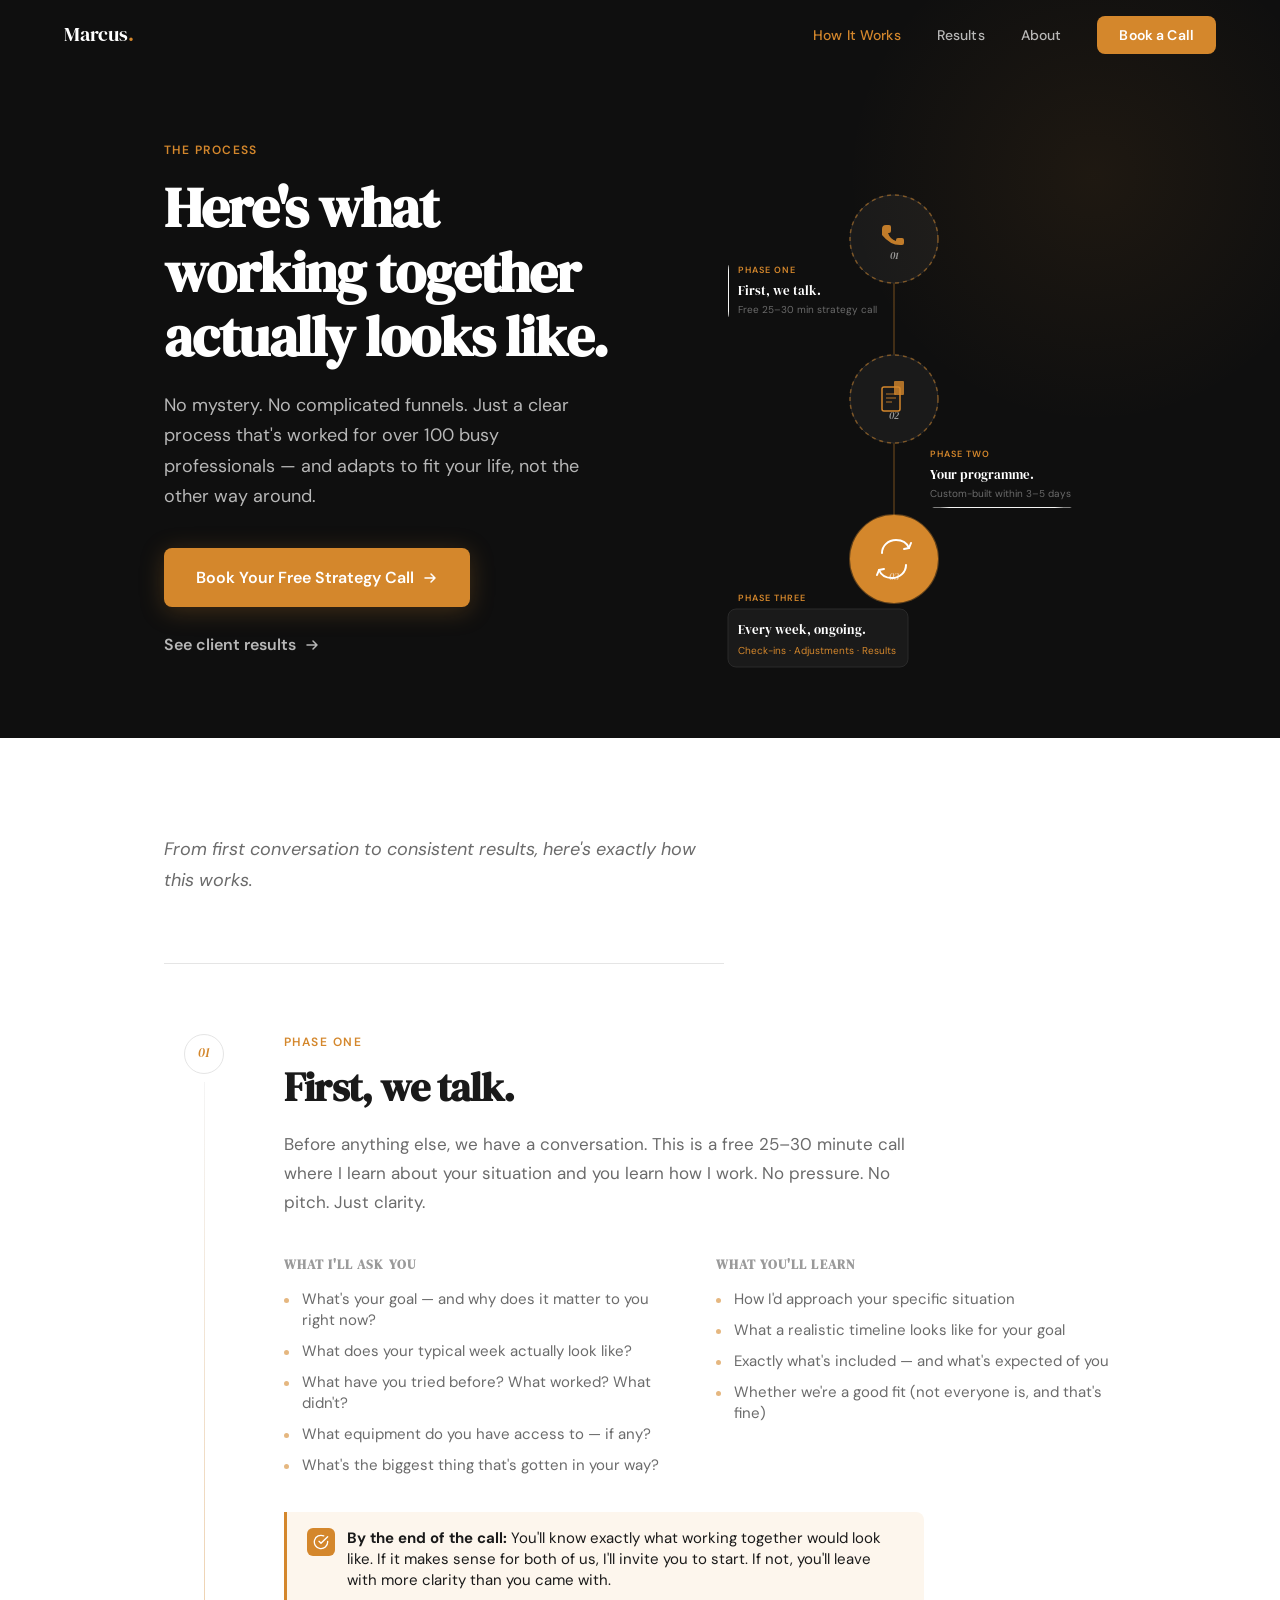
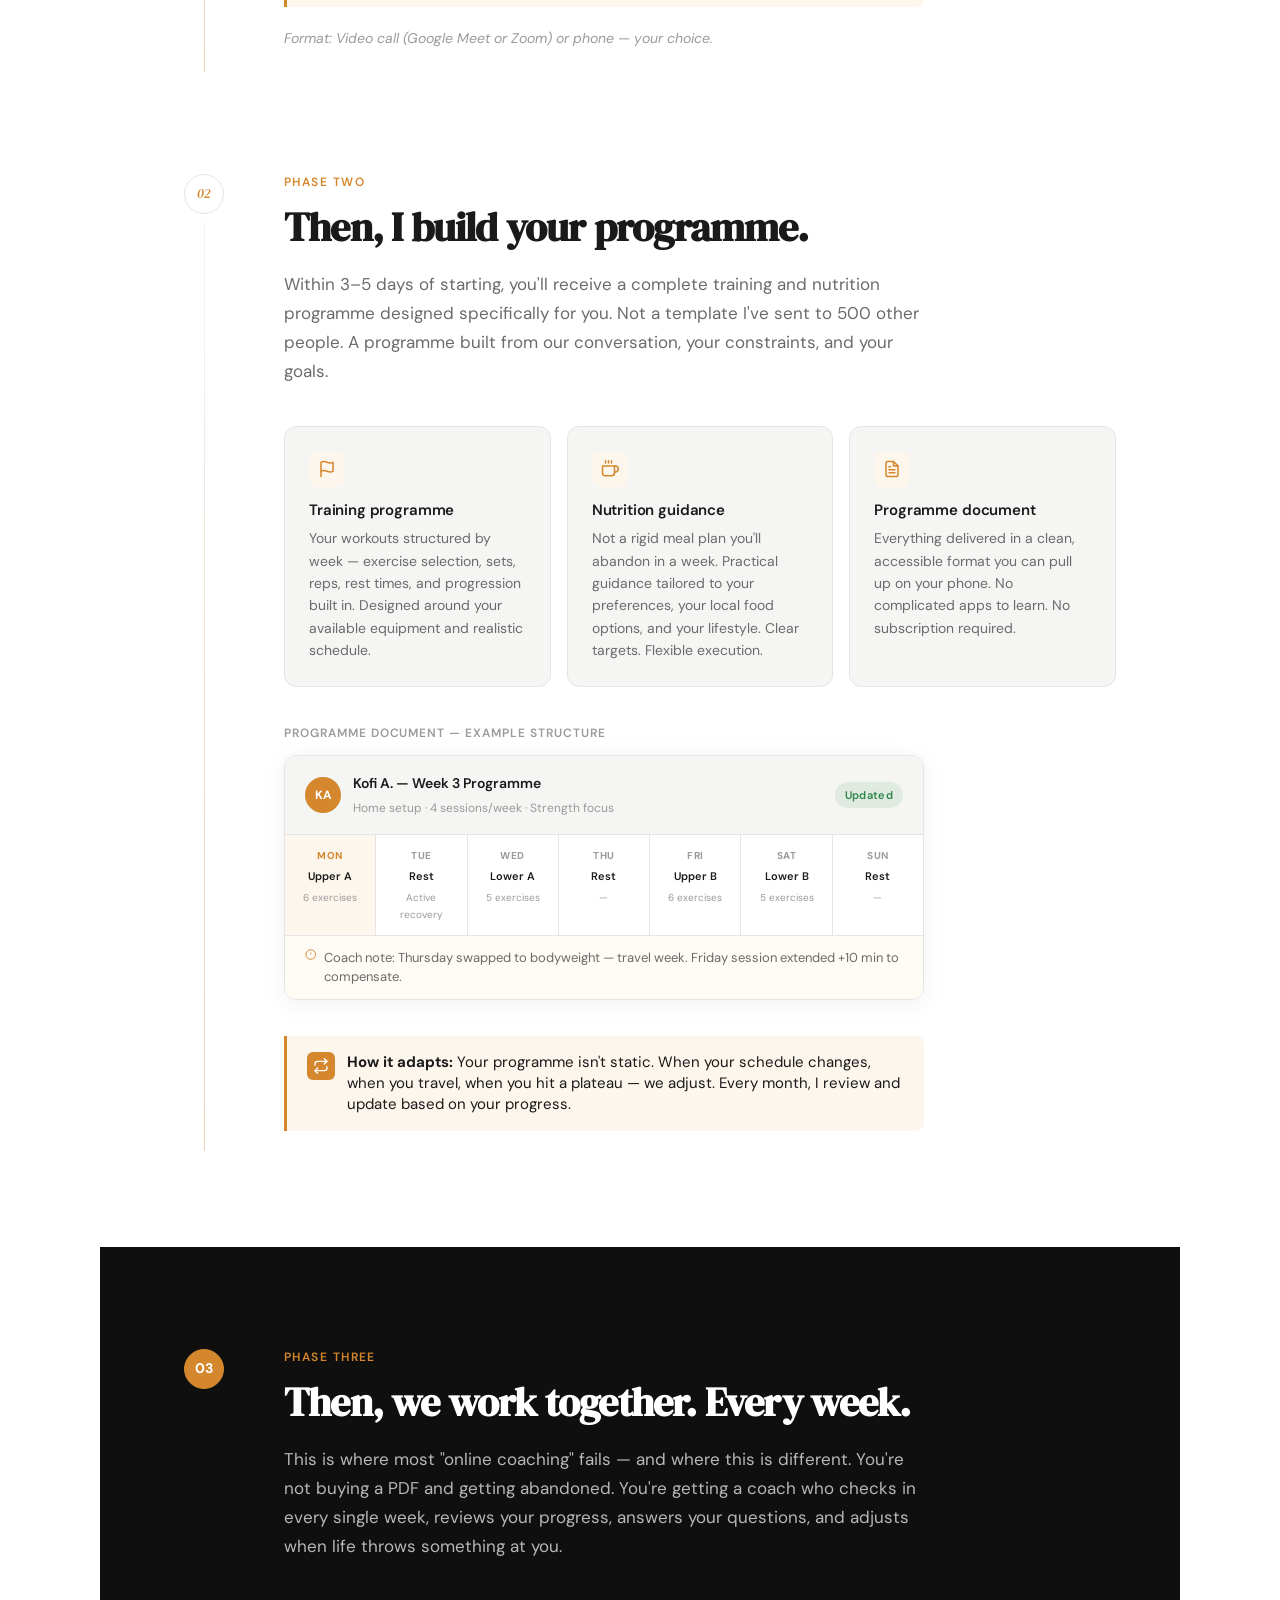
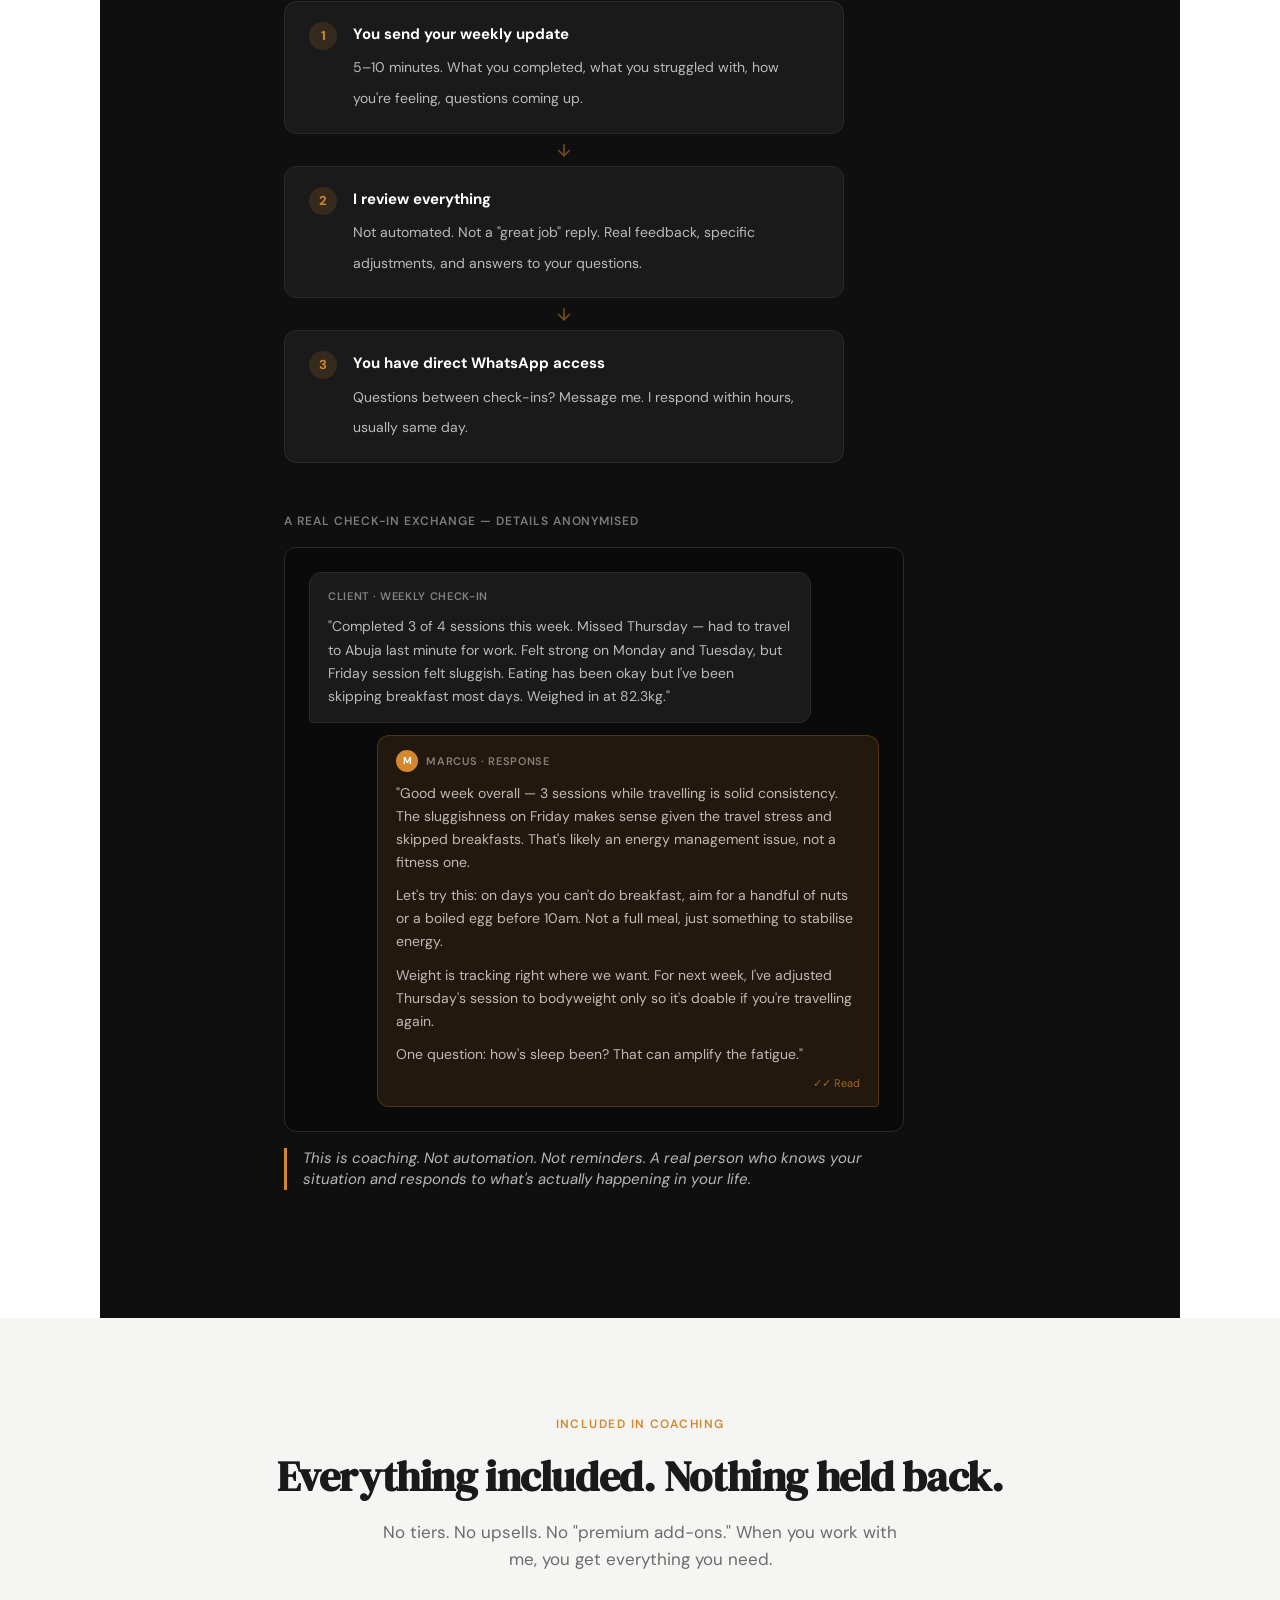
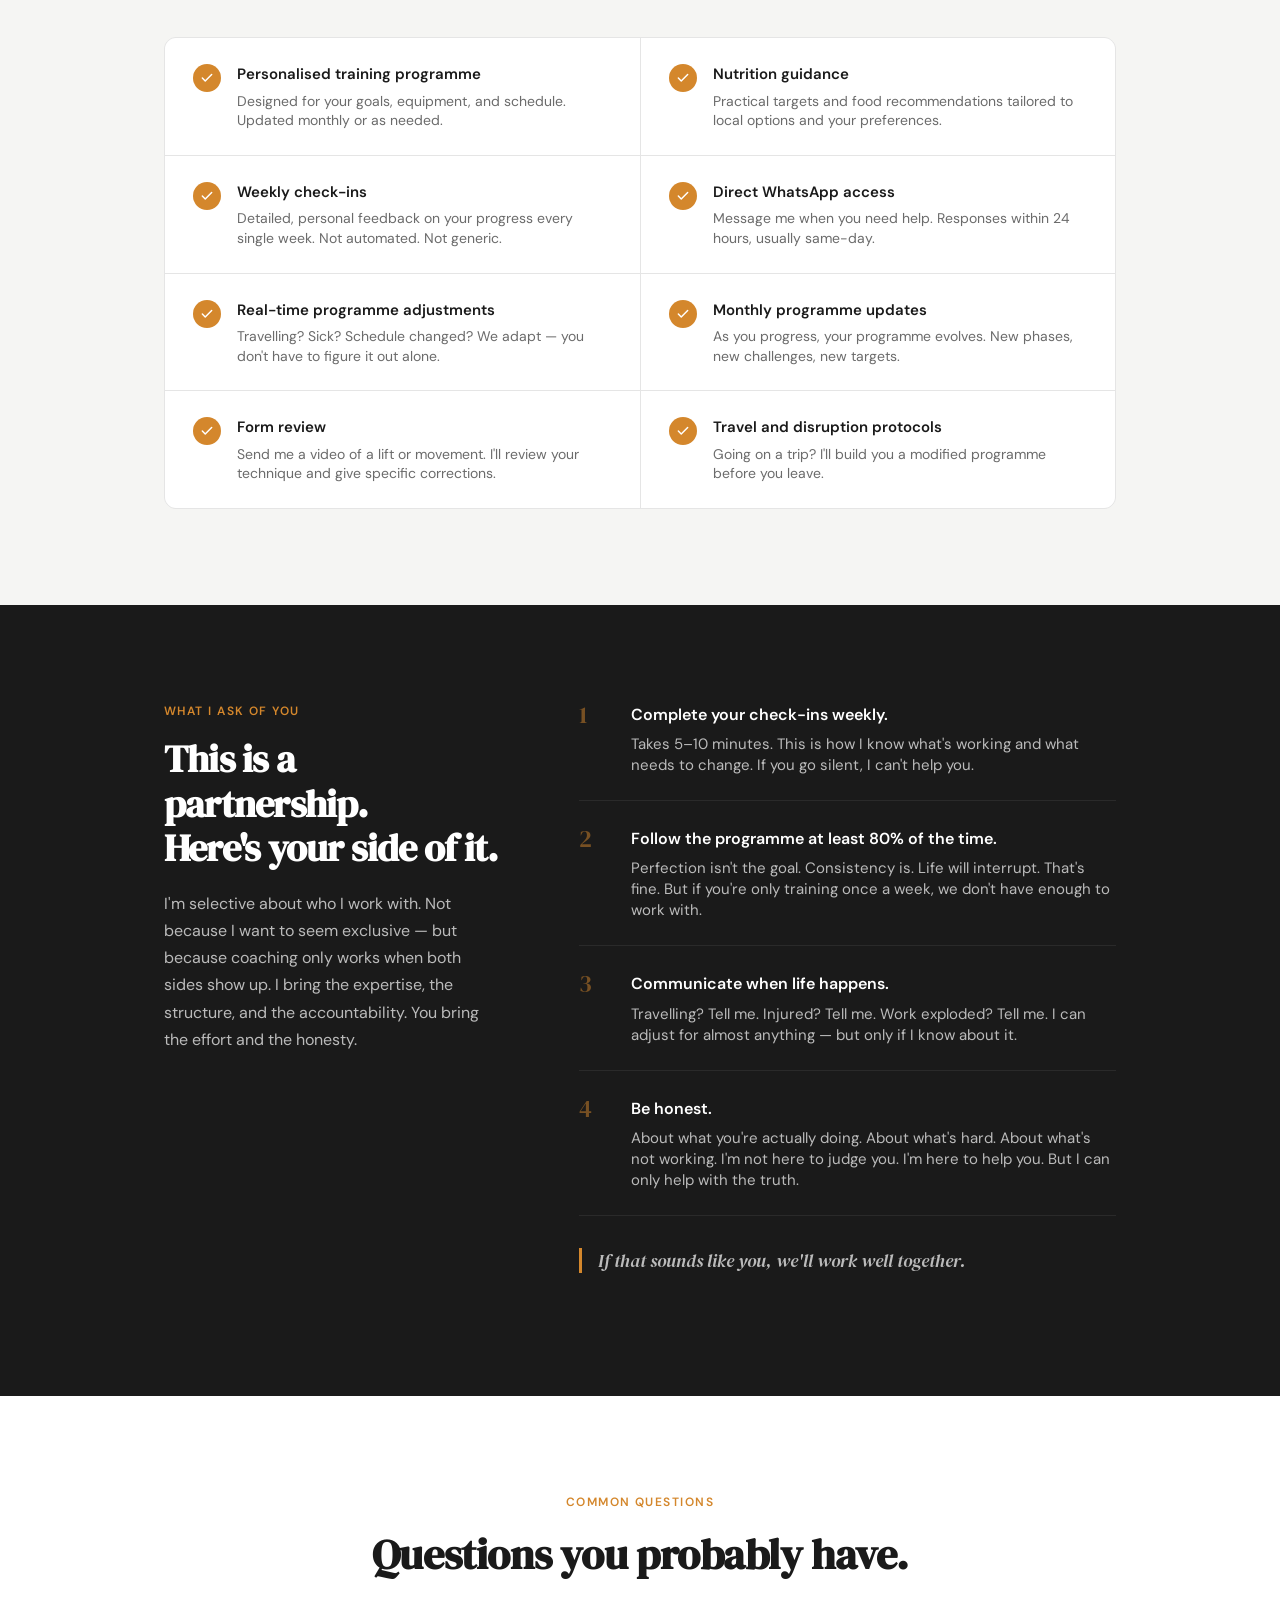
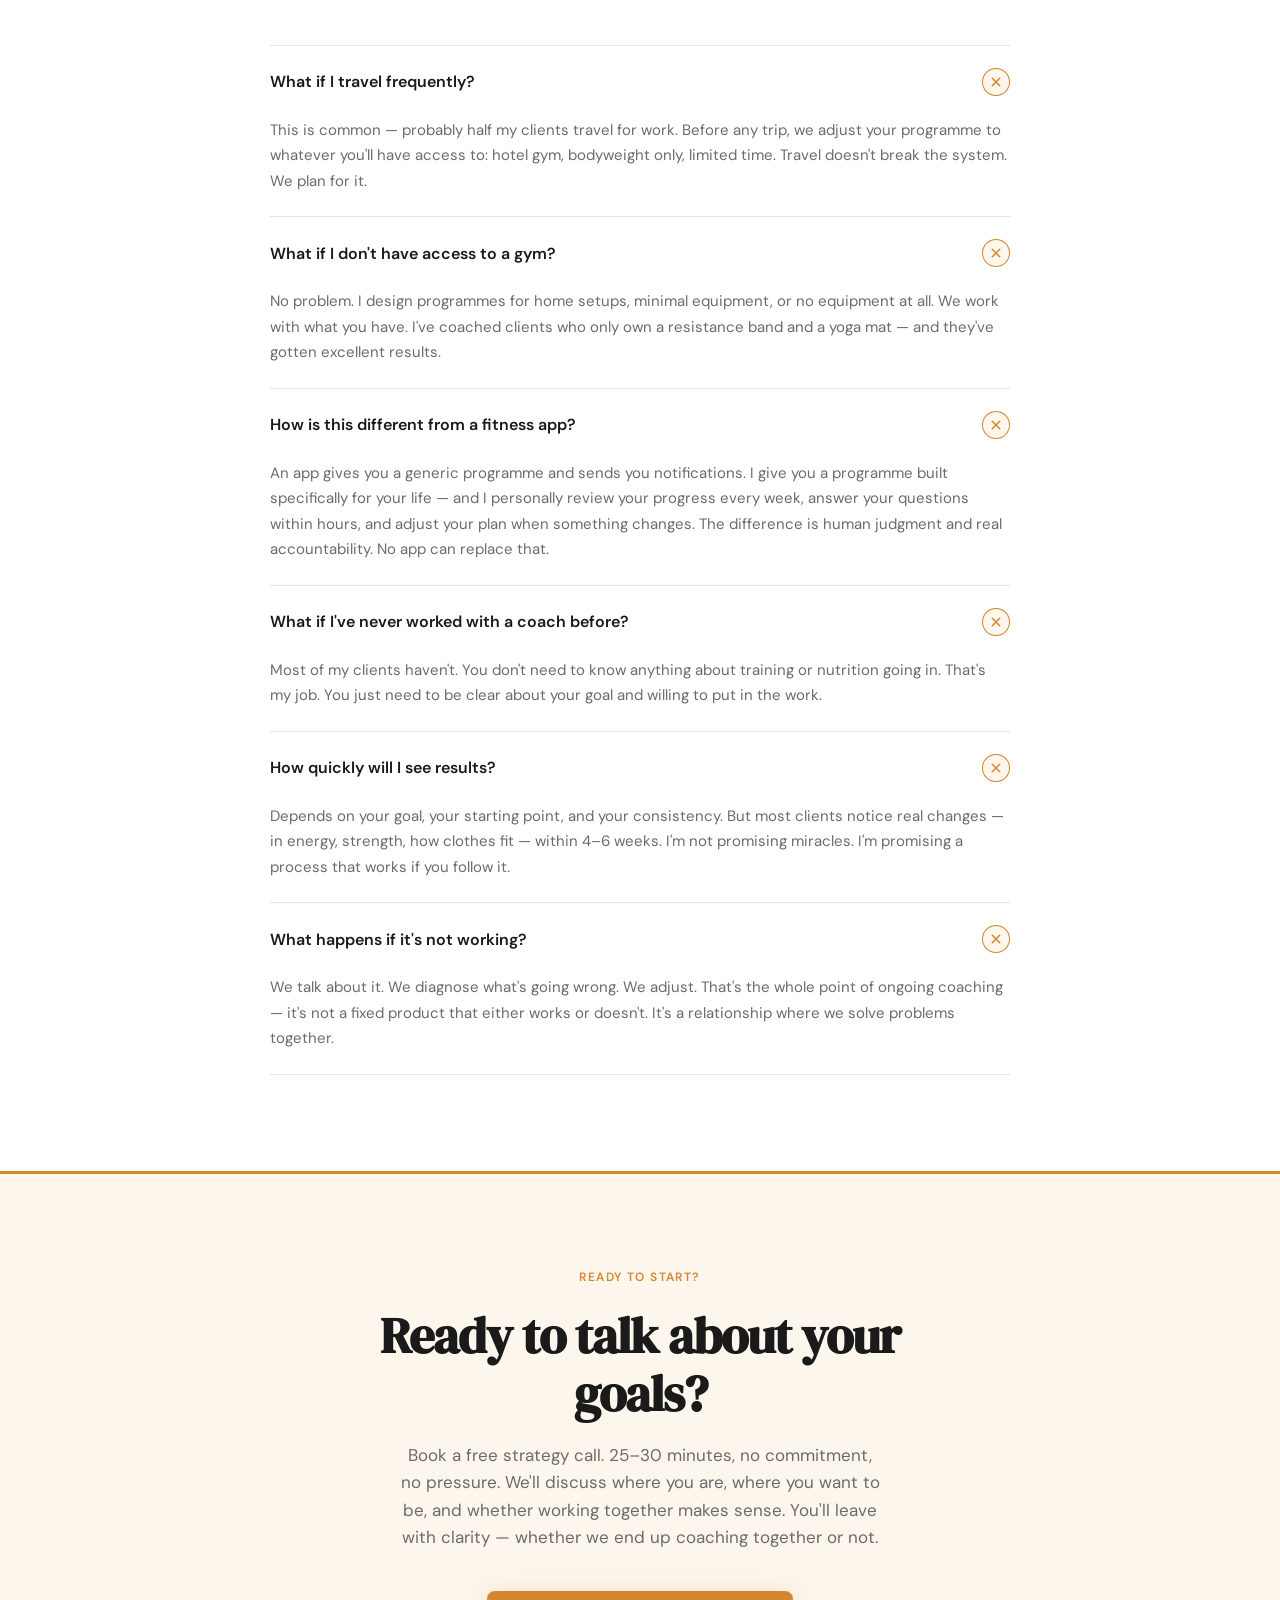
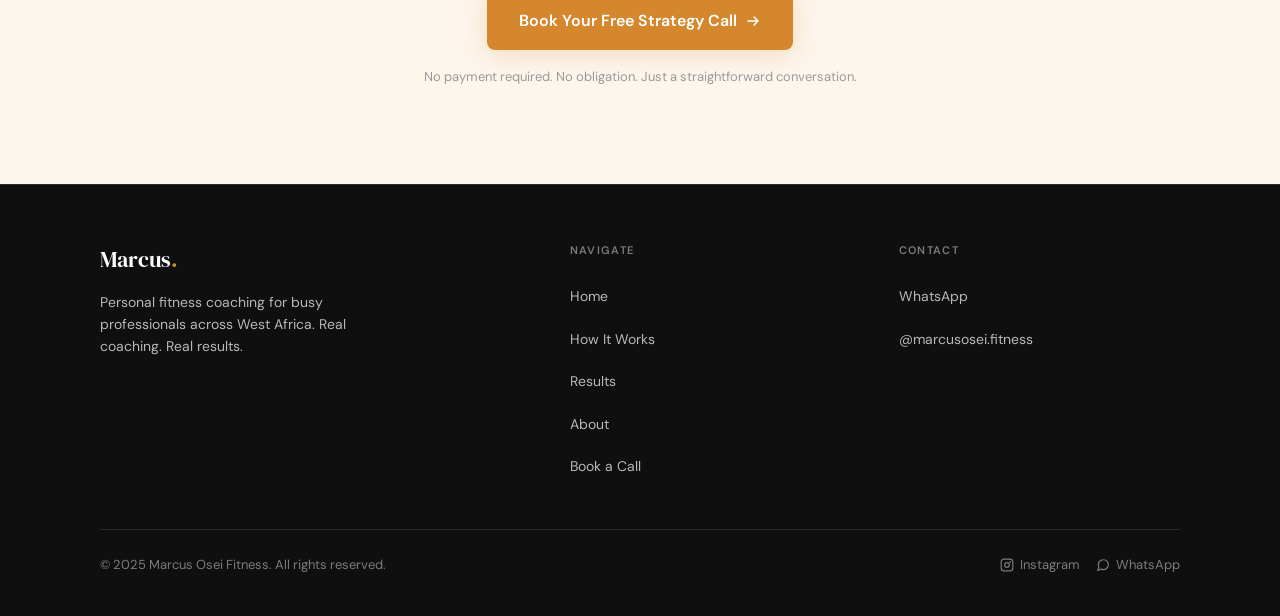
<file: html/how_it_works.html>
<!DOCTYPE html>
<html lang="en">
<head>
  <meta charset="UTF-8">
  <meta name="viewport" content="width=device-width, initial-scale=1.0">
  <meta name="description" content="How Marcus Osei's coaching works — from your first strategy call to a custom programme and weekly accountability. No mystery. Just a clear process.">
  <title>How It Works — Marcus Osei Fitness</title>
  <link rel="preconnect" href="https://fonts.googleapis.com">
  <link rel="preconnect" href="https://fonts.gstatic.com" crossorigin>
  <link href="https://fonts.googleapis.com/css2?family=DM+Sans:ital,opsz,wght@0,9..40,300;0,9..40,400;0,9..40,500;0,9..40,600;0,9..40,700;1,9..40,400&family=DM+Serif+Display:ital@0;1&display=swap" rel="stylesheet">
  <link rel="stylesheet" href="/css/style.css">
  <link rel="stylesheet" href="/css/home.css">
  <link rel="stylesheet" href="/css/how_it_works.css">
</head>
<body>

  <!-- NAV -->
  <nav id="navbar">
    <a href="/index.html" class="nav-logo">Marcus<span>.</span></a>
    <ul class="nav-links">
      <li><a href="how_it_works.html" class="nav-active">How It Works</a></li>
      <li><a href="results.html">Results</a></li>
      <li><a href="about.html">About</a></li>
      <li><a href="booking.html" class="nav-cta">Book a Call</a></li>
    </ul>
    <button class="nav-hamburger" id="hamburger" aria-label="Open menu">
      <span></span><span></span><span></span>
    </button>
  </nav>

  <div class="mobile-menu" id="mobile-menu">
    <a href="how_it_works.html">How It Works</a>
    <a href="results.html">Results</a>
    <a href="about.html">About</a>
    <a href="booking.html" class="mobile-cta">Book a Free Call</a>
  </div>

  <main>

    <!-- ══════════════════════════════════
         SECTION 1 — PAGE HEADER
    ══════════════════════════════════ -->
    <section id="hiw-header">
      <div class="container">
        <div class="hiw-header-inner">
          <div class="hiw-header-text">
            <p class="section-eyebrow reveal">The process</p>
            <h1 class="hiw-main-headline reveal reveal-delay-1">Here's what working together actually looks like.</h1>
            <p class="hiw-main-sub reveal reveal-delay-2">No mystery. No complicated funnels. Just a clear process that's worked for over 100 busy professionals — and adapts to fit your life, not the other way around.</p>
            <div class="hiw-header-actions reveal reveal-delay-3">
              <a href="booking.html" class="btn-primary">
                Book Your Free Strategy Call
                <svg width="16" height="16" viewBox="0 0 16 16" fill="none"><path d="M3 8h10M9 4l4 4-4 4" stroke="currentColor" stroke-width="1.5" stroke-linecap="round" stroke-linejoin="round"/></svg>
              </a>
              <a href="results.html" class="link-cta">
                See client results
                <svg width="16" height="16" viewBox="0 0 16 16" fill="none"><path d="M3 8h10M9 4l4 4-4 4" stroke="currentColor" stroke-width="1.5" stroke-linecap="round" stroke-linejoin="round"/></svg>
              </a>
            </div>
          </div>

          <!-- Animated SVG process diagram -->
          <div class="hiw-header-svg reveal reveal-delay-2" aria-hidden="true">
            <svg id="process-svg" viewBox="0 0 340 480" xmlns="http://www.w3.org/2000/svg">
              <defs>
                <marker id="arrow" markerWidth="8" markerHeight="8" refX="6" refY="3" orient="auto">
                  <path d="M0,0 L0,6 L8,3 z" fill="#D4872C" opacity="0.6"/>
                </marker>
              </defs>

              <!-- Connecting line (drawn via JS animation) -->
              <line id="connect-line" x1="170" y1="90" x2="170" y2="390"
                stroke="#D4872C" stroke-width="1.5" stroke-dasharray="6 4"
                opacity="0.35" stroke-dashoffset="0"/>

              <!-- Phase 1 node -->
              <g id="node-1" class="svg-node" opacity="0">
                <circle cx="170" cy="80" r="44" fill="#1A1A1A" stroke="#2A2A2A" stroke-width="1"/>
                <circle cx="170" cy="80" r="44" fill="none" stroke="#D4872C" stroke-width="1.5" stroke-dasharray="4 4" opacity="0.5"/>
                <!-- Phone icon -->
                <path d="M158 70 Q158 66 162 66 L165 66 Q167 66 167 68 L167 72 Q167 74 165 74 L164 74 Q166 80 172 82 L172 81 Q172 79 174 79 L178 79 Q180 79 180 81 L180 84 Q180 86 178 86 L176 86 Q166 86 158 76 Z" fill="#D4872C" opacity="0.9"/>
                <text x="170" y="100" text-anchor="middle" font-family="DM Serif Display,Georgia,serif" font-style="italic" font-size="10" fill="#9A9A9A">01</text>
              </g>

              <!-- Phase 1 label -->
              <g id="label-1" opacity="0">
                <rect x="4" y="106" width="1" height="52" rx="8" fill="#F5F5F3"/>
                <text x="14" y="122" font-family="DM Sans,sans-serif" font-size="9" font-weight="600" dy="-8" fill="#D4872C" letter-spacing="1">PHASE ONE</text>
                <text x="14" y="136" font-family="DM Serif Display,Georgia,serif" font-size="13" dy="" fill="#ffffff">First, we talk.</text>
                <text x="14" y="150" font-family="DM Sans,sans-serif" font-size="10" fill="#6B6B6B" dy="4">Free 25–30 min strategy call</text>
              </g>

              <!-- Phase 2 node -->
              <g id="node-2" class="svg-node" opacity="0">
                <circle cx="170" cy="240" r="44" fill="#1A1A1A" stroke="#2A2A2A" stroke-width="1"/>
                <circle cx="170" cy="240" r="44" fill="none" stroke="#D4872C" stroke-width="1.5" stroke-dasharray="4 4" opacity="0.5"/>
                <!-- Document icon -->
                <rect x="158" y="228" width="18" height="24" rx="2" fill="none" stroke="#D4872C" stroke-width="1.5"/>
                <line x1="162" y1="235" x2="172" y2="235" stroke="#D4872C" stroke-width="1.2" opacity="0.7"/>
                <line x1="162" y1="239" x2="172" y2="239" stroke="#D4872C" stroke-width="1.2" opacity="0.7"/>
                <line x1="162" y1="243" x2="168" y2="243" stroke="#D4872C" stroke-width="1.2" opacity="0.7"/>
                <rect x="170" y="222" width="10" height="14" rx="1" fill="#D4872C" opacity="0.8"/>
                <text x="170" y="260" text-anchor="middle" font-family="DM Serif Display,Georgia,serif" font-style="italic" font-size="10" fill="#9A9A9A">02</text>
              </g>

              <!-- Phase 2 label -->
              <g id="label-2" opacity="0">
                <rect x="208" y="348" width="140" height="1" rx="28" fill="#F5F5F3"/>
                <text x="206" y="306" font-family="DM Sans,sans-serif" font-size="9" font-weight="600" fill="#D4872C" dy="-8" letter-spacing="1">PHASE TWO</text>
                <text x="206" y="320" font-family="DM Serif Display,Georgia,serif" font-size="13" fill="#ffffff">Your programme.</text>
                <text x="206" y="334" font-family="DM Sans,sans-serif" font-size="10" fill="#6B6B6B" dy="4">Custom-built within 3–5 days</text>
              </g>

              <!-- Phase 3 node -->
              <g id="node-3" class="svg-node" opacity="0">
                <circle cx="170" cy="400" r="44" fill="#D4872C"/>
                <circle cx="170" cy="400" r="44" fill="none" stroke="#D4872C" stroke-width="2" opacity="0.4"/>
                <!-- Refresh / loop icon -->
                <path d="M158 394 C158 387 164 381 172 381 C178 381 183 384 185 389" stroke="white" stroke-width="2" fill="none" stroke-linecap="round"/>
                <path d="M185 389 L187 384 M185 389 L180 390" stroke="white" stroke-width="2" stroke-linecap="round" stroke-linejoin="round"/>
                <path d="M182 406 C182 413 176 419 168 419 C162 419 157 416 155 411" stroke="white" stroke-width="2" fill="none" stroke-linecap="round"/>
                <path d="M155 411 L153 416 M155 411 L160 410" stroke="white" stroke-width="2" stroke-linecap="round" stroke-linejoin="round"/>
                <text x="170" y="421" text-anchor="middle" font-family="DM Serif Display,Georgia,serif" font-style="italic" font-size="10" fill="rgba(255,255,255,0.6)">03</text>
              </g>

              <!-- Phase 3 label -->
              <g id="label-3" opacity="0">
                <rect x="4" y="450" width="180" height="58" rx="8" fill="#1A1A1A" stroke="#2A2A2A" stroke-width="1"/>
                <text x="14" y="442" font-family="DM Sans,sans-serif" font-size="9" font-weight="600" fill="#D4872C" letter-spacing="1">PHASE THREE</text>
                <text x="14" y="475" font-family="DM Serif Display,Georgia,serif" font-size="13" fill="white">Every week, ongoing.</text>
                <text x="14" y="495" font-family="DM Sans,sans-serif" font-size="10" fill="#D4872C">Check-ins · Adjustments · Results</text>
              </g>
            </svg>
          </div>
        </div>
      </div>
    </section>


    <!-- ══════════════════════════════════
         SECTION 2 — THE THREE PHASES
    ══════════════════════════════════ -->
    <section id="phases">
      <div class="container">

        <div class="phases-intro reveal">
          <p>From first conversation to consistent results, here's exactly how this works.</p>
        </div>

        <!-- Phase 1 -->
        <article class="phase-block" id="phase-1">
          <div class="phase-marker reveal">
            <div class="phase-num">01</div>
            <div class="phase-connector"></div>
          </div>
          <div class="phase-content">
            <div class="phase-label reveal">Phase One</div>
            <h2 class="phase-title reveal reveal-delay-1">First, we talk.</h2>
            <p class="phase-lead reveal reveal-delay-1">Before anything else, we have a conversation. This is a free 25–30 minute call where I learn about your situation and you learn how I work. No pressure. No pitch. Just clarity.</p>

            <div class="phase-two-col reveal reveal-delay-2">
              <div class="phase-col">
                <h3 class="phase-col-title">What I'll ask you</h3>
                <ul class="phase-list">
                  <li>What's your goal — and why does it matter to you right now?</li>
                  <li>What does your typical week actually look like?</li>
                  <li>What have you tried before? What worked? What didn't?</li>
                  <li>What equipment do you have access to — if any?</li>
                  <li>What's the biggest thing that's gotten in your way?</li>
                </ul>
              </div>
              <div class="phase-col">
                <h3 class="phase-col-title">What you'll learn</h3>
                <ul class="phase-list">
                  <li>How I'd approach your specific situation</li>
                  <li>What a realistic timeline looks like for your goal</li>
                  <li>Exactly what's included — and what's expected of you</li>
                  <li>Whether we're a good fit (not everyone is, and that's fine)</li>
                </ul>
              </div>
            </div>

            <div class="phase-outcome reveal reveal-delay-3">
              <div class="phase-outcome-icon">
                <svg width="16" height="16" viewBox="0 0 24 24" fill="none" stroke="currentColor" stroke-width="2" stroke-linecap="round" stroke-linejoin="round"><path d="M22 11.08V12a10 10 0 1 1-5.93-9.14"/><polyline points="22 4 12 14.01 9 11.01"/></svg>
              </div>
              <p><strong>By the end of the call:</strong> You'll know exactly what working together would look like. If it makes sense for both of us, I'll invite you to start. If not, you'll leave with more clarity than you came with.</p>
            </div>

            <p class="phase-format reveal">Format: Video call (Google Meet or Zoom) or phone — your choice.</p>
          </div>
        </article>

        <!-- Phase 2 -->
        <article class="phase-block" id="phase-2">
          <div class="phase-marker reveal">
            <div class="phase-num">02</div>
            <div class="phase-connector"></div>
          </div>
          <div class="phase-content">
            <div class="phase-label reveal">Phase Two</div>
            <h2 class="phase-title reveal reveal-delay-1">Then, I build your programme.</h2>
            <p class="phase-lead reveal reveal-delay-1">Within 3–5 days of starting, you'll receive a complete training and nutrition programme designed specifically for you. Not a template I've sent to 500 other people. A programme built from our conversation, your constraints, and your goals.</p>

            <div class="programme-cards reveal reveal-delay-2">
              <div class="programme-card">
                <div class="programme-card-icon">
                  <svg width="18" height="18" viewBox="0 0 24 24" fill="none" stroke="currentColor" stroke-width="2" stroke-linecap="round" stroke-linejoin="round"><path d="M4 15s1-1 4-1 5 2 8 2 4-1 4-1V3s-1 1-4 1-5-2-8-2-4 1-4 1z"/><line x1="4" y1="22" x2="4" y2="15"/></svg>
                </div>
                <h3>Training programme</h3>
                <p>Your workouts structured by week — exercise selection, sets, reps, rest times, and progression built in. Designed around your available equipment and realistic schedule.</p>
              </div>
              <div class="programme-card">
                <div class="programme-card-icon">
                  <svg width="18" height="18" viewBox="0 0 24 24" fill="none" stroke="currentColor" stroke-width="2" stroke-linecap="round" stroke-linejoin="round"><path d="M18 8h1a4 4 0 0 1 0 8h-1"/><path d="M2 8h16v9a4 4 0 0 1-4 4H6a4 4 0 0 1-4-4V8z"/><line x1="6" y1="1" x2="6" y2="4"/><line x1="10" y1="1" x2="10" y2="4"/><line x1="14" y1="1" x2="14" y2="4"/></svg>
                </div>
                <h3>Nutrition guidance</h3>
                <p>Not a rigid meal plan you'll abandon in a week. Practical guidance tailored to your preferences, your local food options, and your lifestyle. Clear targets. Flexible execution.</p>
              </div>
              <div class="programme-card">
                <div class="programme-card-icon">
                  <svg width="18" height="18" viewBox="0 0 24 24" fill="none" stroke="currentColor" stroke-width="2" stroke-linecap="round" stroke-linejoin="round"><path d="M14 2H6a2 2 0 0 0-2 2v16a2 2 0 0 0 2 2h12a2 2 0 0 0 2-2V8z"/><polyline points="14 2 14 8 20 8"/><line x1="16" y1="13" x2="8" y2="13"/><line x1="16" y1="17" x2="8" y2="17"/><polyline points="10 9 9 9 8 9"/></svg>
                </div>
                <h3>Programme document</h3>
                <p>Everything delivered in a clean, accessible format you can pull up on your phone. No complicated apps to learn. No subscription required.</p>
              </div>
            </div>

            <!-- Programme mockup -->
            <div class="programme-mockup reveal reveal-delay-3">
              <div class="mockup-label">Programme document — example structure</div>
              <div class="mockup-card">
                <div class="mockup-header">
                  <div class="mockup-client">
                    <div class="mockup-avatar">KA</div>
                    <div>
                      <div class="mockup-name">Kofi A. — Week 3 Programme</div>
                      <div class="mockup-meta">Home setup · 4 sessions/week · Strength focus</div>
                    </div>
                  </div>
                  <div class="mockup-badge">Updated</div>
                </div>
                <div class="mockup-days">
                  <div class="mockup-day active">
                    <span class="mockup-day-label">Mon</span>
                    <span class="mockup-day-type">Upper A</span>
                    <span class="mockup-day-count">6 exercises</span>
                  </div>
                  <div class="mockup-day">
                    <span class="mockup-day-label">Tue</span>
                    <span class="mockup-day-type">Rest</span>
                    <span class="mockup-day-count">Active recovery</span>
                  </div>
                  <div class="mockup-day">
                    <span class="mockup-day-label">Wed</span>
                    <span class="mockup-day-type">Lower A</span>
                    <span class="mockup-day-count">5 exercises</span>
                  </div>
                  <div class="mockup-day">
                    <span class="mockup-day-label">Thu</span>
                    <span class="mockup-day-type">Rest</span>
                    <span class="mockup-day-count">—</span>
                  </div>
                  <div class="mockup-day">
                    <span class="mockup-day-label">Fri</span>
                    <span class="mockup-day-type">Upper B</span>
                    <span class="mockup-day-count">6 exercises</span>
                  </div>
                  <div class="mockup-day">
                    <span class="mockup-day-label">Sat</span>
                    <span class="mockup-day-type">Lower B</span>
                    <span class="mockup-day-count">5 exercises</span>
                  </div>
                  <div class="mockup-day">
                    <span class="mockup-day-label">Sun</span>
                    <span class="mockup-day-type">Rest</span>
                    <span class="mockup-day-count">—</span>
                  </div>
                </div>
                <div class="mockup-note">
                  <svg width="13" height="13" viewBox="0 0 24 24" fill="none" stroke="#D4872C" stroke-width="2"><circle cx="12" cy="12" r="10"/><line x1="12" y1="8" x2="12" y2="12"/><line x1="12" y1="16" x2="12.01" y2="16"/></svg>
                  <span>Coach note: Thursday swapped to bodyweight — travel week. Friday session extended +10 min to compensate.</span>
                </div>
              </div>
            </div>

            <div class="phase-outcome reveal">
              <div class="phase-outcome-icon">
                <svg width="16" height="16" viewBox="0 0 24 24" fill="none" stroke="currentColor" stroke-width="2" stroke-linecap="round" stroke-linejoin="round"><polyline points="17 1 21 5 17 9"/><path d="M3 11V9a4 4 0 0 1 4-4h14"/><polyline points="7 23 3 19 7 15"/><path d="M21 13v2a4 4 0 0 1-4 4H3"/></svg>
              </div>
              <p><strong>How it adapts:</strong> Your programme isn't static. When your schedule changes, when you travel, when you hit a plateau — we adjust. Every month, I review and update based on your progress.</p>
            </div>
          </div>
        </article>

        <!-- Phase 3 -->
        <article class="phase-block phase-block--dark" id="phase-3">
          <div class="phase-marker reveal">
            <div class="phase-num phase-num--accent">03</div>
          </div>
          <div class="phase-content">
            <div class="phase-label reveal" style="color: var(--color-accent)">Phase Three</div>
            <h2 class="phase-title phase-title--inverse reveal reveal-delay-1">Then, we work together. Every week.</h2>
            <p class="phase-lead phase-lead--inverse reveal reveal-delay-1">This is where most "online coaching" fails — and where this is different. You're not buying a PDF and getting abandoned. You're getting a coach who checks in every single week, reviews your progress, answers your questions, and adjusts when life throws something at you.</p>

            <div class="checkin-flow reveal reveal-delay-2">
              <div class="checkin-step">
                <div class="checkin-step-num">1</div>
                <div class="checkin-step-text">
                  <strong>You send your weekly update</strong>
                  <span>5–10 minutes. What you completed, what you struggled with, how you're feeling, questions coming up.</span>
                </div>
              </div>
              <div class="checkin-arrow">
                <svg width="20" height="20" viewBox="0 0 24 24" fill="none" stroke="#D4872C" stroke-width="2"><path d="M12 5v14M5 12l7 7 7-7"/></svg>
              </div>
              <div class="checkin-step">
                <div class="checkin-step-num">2</div>
                <div class="checkin-step-text">
                  <strong>I review everything</strong>
                  <span>Not automated. Not a "great job" reply. Real feedback, specific adjustments, and answers to your questions.</span>
                </div>
              </div>
              <div class="checkin-arrow">
                <svg width="20" height="20" viewBox="0 0 24 24" fill="none" stroke="#D4872C" stroke-width="2"><path d="M12 5v14M5 12l7 7 7-7"/></svg>
              </div>
              <div class="checkin-step">
                <div class="checkin-step-num">3</div>
                <div class="checkin-step-text">
                  <strong>You have direct WhatsApp access</strong>
                  <span>Questions between check-ins? Message me. I respond within hours, usually same day.</span>
                </div>
              </div>
            </div>

            <!-- Real check-in exchange -->
            <div class="checkin-example reveal reveal-delay-3">
              <div class="checkin-example-label">A real check-in exchange — details anonymised</div>
              <div class="chat-thread">
                <!-- Client message -->
                <div class="chat-bubble chat-bubble--client">
                  <div class="chat-bubble-meta">Client · Weekly check-in</div>
                  <p>"Completed 3 of 4 sessions this week. Missed Thursday — had to travel to Abuja last minute for work. Felt strong on Monday and Tuesday, but Friday session felt sluggish. Eating has been okay but I've been skipping breakfast most days. Weighed in at 82.3kg."</p>
                </div>
                <!-- Marcus response -->
                <div class="chat-bubble chat-bubble--marcus">
                  <div class="chat-bubble-meta">
                    <div class="chat-avatar">M</div>
                    Marcus · Response
                  </div>
                  <p>"Good week overall — 3 sessions while travelling is solid consistency. The sluggishness on Friday makes sense given the travel stress and skipped breakfasts. That's likely an energy management issue, not a fitness one.</p>
                  <p>Let's try this: on days you can't do breakfast, aim for a handful of nuts or a boiled egg before 10am. Not a full meal, just something to stabilise energy.</p>
                  <p>Weight is tracking right where we want. For next week, I've adjusted Thursday's session to bodyweight only so it's doable if you're travelling again.</p>
                  <p>One question: how's sleep been? That can amplify the fatigue."</p>
                  <div class="chat-read">✓✓ Read</div>
                </div>
              </div>
              <p class="checkin-caption">This is coaching. Not automation. Not reminders. A real person who knows your situation and responds to what's actually happening in your life.</p>
            </div>
          </div>
        </article>

      </div>
    </section>


    <!-- ══════════════════════════════════
         SECTION 3 — WHAT YOU GET
    ══════════════════════════════════ -->
    <section id="what-you-get">
      <div class="container">
        <div class="section-header">
          <p class="section-eyebrow-middle reveal">Included in coaching</p>
          <h2 class="section-headline reveal reveal-delay-1">Everything included. Nothing held back.</h2>
          <p class="section-sub reveal reveal-delay-2">No tiers. No upsells. No "premium add-ons." When you work with me, you get everything you need.</p>
        </div>

        <div class="deliverables-grid">
          <div class="deliverable reveal reveal-delay-1">
            <div class="deliverable-check">
              <svg width="14" height="14" viewBox="0 0 24 24" fill="none" stroke="currentColor" stroke-width="2.5" stroke-linecap="round" stroke-linejoin="round"><polyline points="20 6 9 17 4 12"/></svg>
            </div>
            <div>
              <div class="deliverable-title">Personalised training programme</div>
              <div class="deliverable-desc">Designed for your goals, equipment, and schedule. Updated monthly or as needed.</div>
            </div>
          </div>
          <div class="deliverable reveal reveal-delay-2">
            <div class="deliverable-check">
              <svg width="14" height="14" viewBox="0 0 24 24" fill="none" stroke="currentColor" stroke-width="2.5" stroke-linecap="round" stroke-linejoin="round"><polyline points="20 6 9 17 4 12"/></svg>
            </div>
            <div>
              <div class="deliverable-title">Nutrition guidance</div>
              <div class="deliverable-desc">Practical targets and food recommendations tailored to local options and your preferences.</div>
            </div>
          </div>
          <div class="deliverable reveal reveal-delay-1">
            <div class="deliverable-check">
              <svg width="14" height="14" viewBox="0 0 24 24" fill="none" stroke="currentColor" stroke-width="2.5" stroke-linecap="round" stroke-linejoin="round"><polyline points="20 6 9 17 4 12"/></svg>
            </div>
            <div>
              <div class="deliverable-title">Weekly check-ins</div>
              <div class="deliverable-desc">Detailed, personal feedback on your progress every single week. Not automated. Not generic.</div>
            </div>
          </div>
          <div class="deliverable reveal reveal-delay-2">
            <div class="deliverable-check">
              <svg width="14" height="14" viewBox="0 0 24 24" fill="none" stroke="currentColor" stroke-width="2.5" stroke-linecap="round" stroke-linejoin="round"><polyline points="20 6 9 17 4 12"/></svg>
            </div>
            <div>
              <div class="deliverable-title">Direct WhatsApp access</div>
              <div class="deliverable-desc">Message me when you need help. Responses within 24 hours, usually same-day.</div>
            </div>
          </div>
          <div class="deliverable reveal reveal-delay-1">
            <div class="deliverable-check">
              <svg width="14" height="14" viewBox="0 0 24 24" fill="none" stroke="currentColor" stroke-width="2.5" stroke-linecap="round" stroke-linejoin="round"><polyline points="20 6 9 17 4 12"/></svg>
            </div>
            <div>
              <div class="deliverable-title">Real-time programme adjustments</div>
              <div class="deliverable-desc">Travelling? Sick? Schedule changed? We adapt — you don't have to figure it out alone.</div>
            </div>
          </div>
          <div class="deliverable reveal reveal-delay-2">
            <div class="deliverable-check">
              <svg width="14" height="14" viewBox="0 0 24 24" fill="none" stroke="currentColor" stroke-width="2.5" stroke-linecap="round" stroke-linejoin="round"><polyline points="20 6 9 17 4 12"/></svg>
            </div>
            <div>
              <div class="deliverable-title">Monthly programme updates</div>
              <div class="deliverable-desc">As you progress, your programme evolves. New phases, new challenges, new targets.</div>
            </div>
          </div>
          <div class="deliverable reveal reveal-delay-1">
            <div class="deliverable-check">
              <svg width="14" height="14" viewBox="0 0 24 24" fill="none" stroke="currentColor" stroke-width="2.5" stroke-linecap="round" stroke-linejoin="round"><polyline points="20 6 9 17 4 12"/></svg>
            </div>
            <div>
              <div class="deliverable-title">Form review</div>
              <div class="deliverable-desc">Send me a video of a lift or movement. I'll review your technique and give specific corrections.</div>
            </div>
          </div>
          <div class="deliverable reveal reveal-delay-2">
            <div class="deliverable-check">
              <svg width="14" height="14" viewBox="0 0 24 24" fill="none" stroke="currentColor" stroke-width="2.5" stroke-linecap="round" stroke-linejoin="round"><polyline points="20 6 9 17 4 12"/></svg>
            </div>
            <div>
              <div class="deliverable-title">Travel and disruption protocols</div>
              <div class="deliverable-desc">Going on a trip? I'll build you a modified programme before you leave.</div>
            </div>
          </div>
        </div>
      </div>
    </section>


    <!-- ══════════════════════════════════
         SECTION 4 — WHAT'S EXPECTED
    ══════════════════════════════════ -->
    <section id="expectations">
      <div class="container">
        <div class="expectations-inner">
          <div class="expectations-text">
            <p class="section-eyebrow reveal">What I ask of you</p>
            <h2 class="expectations-headline reveal reveal-delay-1">This is a partnership.<br>Here's your side of it.</h2>
            <p class="expectations-lead reveal reveal-delay-2">I'm selective about who I work with. Not because I want to seem exclusive — but because coaching only works when both sides show up. I bring the expertise, the structure, and the accountability. You bring the effort and the honesty.</p>
          </div>
          <div class="expectations-items">
            <div class="expectation-item reveal reveal-delay-1">
              <div class="expectation-num">1</div>
              <div>
                <div class="expectation-title">Complete your check-ins weekly.</div>
                <p class="expectation-desc">Takes 5–10 minutes. This is how I know what's working and what needs to change. If you go silent, I can't help you.</p>
              </div>
            </div>
            <div class="expectation-item reveal reveal-delay-2">
              <div class="expectation-num">2</div>
              <div>
                <div class="expectation-title">Follow the programme at least 80% of the time.</div>
                <p class="expectation-desc">Perfection isn't the goal. Consistency is. Life will interrupt. That's fine. But if you're only training once a week, we don't have enough to work with.</p>
              </div>
            </div>
            <div class="expectation-item reveal reveal-delay-3">
              <div class="expectation-num">3</div>
              <div>
                <div class="expectation-title">Communicate when life happens.</div>
                <p class="expectation-desc">Travelling? Tell me. Injured? Tell me. Work exploded? Tell me. I can adjust for almost anything — but only if I know about it.</p>
              </div>
            </div>
            <div class="expectation-item reveal reveal-delay-4">
              <div class="expectation-num">4</div>
              <div>
                <div class="expectation-title">Be honest.</div>
                <p class="expectation-desc">About what you're actually doing. About what's hard. About what's not working. I'm not here to judge you. I'm here to help you. But I can only help with the truth.</p>
              </div>
            </div>
            <p class="expectations-close reveal">If that sounds like you, we'll work well together.</p>
          </div>
        </div>
      </div>
    </section>


    <!-- ══════════════════════════════════
         SECTION 5 — FAQ
    ══════════════════════════════════ -->
    <section id="faq">
      <div class="container">
        <div class="section-header">
          <p class="section-eyebrow-middle reveal">Common questions</p>
          <h2 class="section-headline reveal reveal-delay-1">Questions you probably have.</h2>
        </div>

        <div class="faq-list" id="faq-list">

          <div class="faq-item reveal" data-faq>
            <button class="faq-question" aria-expanded="true">
              <span>What if I travel frequently?</span>
              <div class="faq-icon">
                <svg width="18" height="18" viewBox="0 0 24 24" fill="none" stroke="currentColor" stroke-width="2" stroke-linecap="round" stroke-linejoin="round"><line x1="12" y1="5" x2="12" y2="19"/><line x1="5" y1="12" x2="19" y2="12"/></svg>
              </div>
            </button>
            <div class="faq-answer">
              <p>This is common — probably half my clients travel for work. Before any trip, we adjust your programme to whatever you'll have access to: hotel gym, bodyweight only, limited time. Travel doesn't break the system. We plan for it.</p>
            </div>
          </div>

          <div class="faq-item reveal reveal-delay-1" data-faq>
            <button class="faq-question" aria-expanded="true">
              <span>What if I don't have access to a gym?</span>
              <div class="faq-icon">
                <svg width="18" height="18" viewBox="0 0 24 24" fill="none" stroke="currentColor" stroke-width="2" stroke-linecap="round" stroke-linejoin="round"><line x1="12" y1="5" x2="12" y2="19"/><line x1="5" y1="12" x2="19" y2="12"/></svg>
              </div>
            </button>
            <div class="faq-answer">
              <p>No problem. I design programmes for home setups, minimal equipment, or no equipment at all. We work with what you have. I've coached clients who only own a resistance band and a yoga mat — and they've gotten excellent results.</p>
            </div>
          </div>

          <div class="faq-item reveal reveal-delay-2" data-faq>
            <button class="faq-question" aria-expanded="true">
              <span>How is this different from a fitness app?</span>
              <div class="faq-icon">
                <svg width="18" height="18" viewBox="0 0 24 24" fill="none" stroke="currentColor" stroke-width="2" stroke-linecap="round" stroke-linejoin="round"><line x1="12" y1="5" x2="12" y2="19"/><line x1="5" y1="12" x2="19" y2="12"/></svg>
              </div>
            </button>
            <div class="faq-answer">
              <p>An app gives you a generic programme and sends you notifications. I give you a programme built specifically for your life — and I personally review your progress every week, answer your questions within hours, and adjust your plan when something changes. The difference is human judgment and real accountability. No app can replace that.</p>
            </div>
          </div>

          <div class="faq-item reveal reveal-delay-1" data-faq>
            <button class="faq-question" aria-expanded="true">
              <span>What if I've never worked with a coach before?</span>
              <div class="faq-icon">
                <svg width="18" height="18" viewBox="0 0 24 24" fill="none" stroke="currentColor" stroke-width="2" stroke-linecap="round" stroke-linejoin="round"><line x1="12" y1="5" x2="12" y2="19"/><line x1="5" y1="12" x2="19" y2="12"/></svg>
              </div>
            </button>
            <div class="faq-answer">
              <p>Most of my clients haven't. You don't need to know anything about training or nutrition going in. That's my job. You just need to be clear about your goal and willing to put in the work.</p>
            </div>
          </div>

          <div class="faq-item reveal reveal-delay-2" data-faq>
            <button class="faq-question" aria-expanded="true">
              <span>How quickly will I see results?</span>
              <div class="faq-icon">
                <svg width="18" height="18" viewBox="0 0 24 24" fill="none" stroke="currentColor" stroke-width="2" stroke-linecap="round" stroke-linejoin="round"><line x1="12" y1="5" x2="12" y2="19"/><line x1="5" y1="12" x2="19" y2="12"/></svg>
              </div>
            </button>
            <div class="faq-answer">
              <p>Depends on your goal, your starting point, and your consistency. But most clients notice real changes — in energy, strength, how clothes fit — within 4–6 weeks. I'm not promising miracles. I'm promising a process that works if you follow it.</p>
            </div>
          </div>

          <div class="faq-item reveal reveal-delay-1" data-faq>
            <button class="faq-question" aria-expanded="true">
              <span>What happens if it's not working?</span>
              <div class="faq-icon">
                <svg width="18" height="18" viewBox="0 0 24 24" fill="none" stroke="currentColor" stroke-width="2" stroke-linecap="round" stroke-linejoin="round"><line x1="12" y1="5" x2="12" y2="19"/><line x1="5" y1="12" x2="19" y2="12"/></svg>
              </div>
            </button>
            <div class="faq-answer">
              <p>We talk about it. We diagnose what's going wrong. We adjust. That's the whole point of ongoing coaching — it's not a fixed product that either works or doesn't. It's a relationship where we solve problems together.</p>
            </div>
          </div>

        </div>
      </div>
    </section>


    <!-- ══════════════════════════════════
         SECTION 6 — FINAL CTA
    ══════════════════════════════════ -->
    <section id="hiw-cta">
      <div class="container">
        <p class="cta-eyebrow middle-margin reveal">Ready to start?</p>
        <h2 class="cta-headline reveal reveal-delay-1">Ready to talk about your goals?</h2>
        <p class="cta-body reveal reveal-delay-2">Book a free strategy call. 25–30 minutes, no commitment, no pressure. We'll discuss where you are, where you want to be, and whether working together makes sense. You'll leave with clarity — whether we end up coaching together or not.</p>
        <div class="reveal reveal-delay-3">
          <a href="booking.html" class="btn-primary" style="display:inline-flex;">
            Book Your Free Strategy Call
            <svg width="16" height="16" viewBox="0 0 16 16" fill="none"><path d="M3 8h10M9 4l4 4-4 4" stroke="currentColor" stroke-width="1.5" stroke-linecap="round" stroke-linejoin="round"/></svg>
          </a>
        </div>
        <p class="cta-reassurance middle-margin reveal reveal-delay-4">No payment required. No obligation. Just a straightforward conversation.</p>
      </div>
    </section>

  </main>

  <!-- FOOTER -->
  <footer>
    <div class="footer-inner">
      <div>
        <div class="footer-brand">Marcus<span>.</span></div>
        <p class="footer-tagline">Personal fitness coaching for busy professionals across West Africa. Real coaching. Real results.</p>
      </div>
      <div>
        <p class="footer-col-label">Navigate</p>
        <ul class="footer-links">
          <li><a href="/index.html">Home</a></li>
          <li><a href="how_it_works.html">How It Works</a></li>
          <li><a href="results.html">Results</a></li>
          <li><a href="about.html">About</a></li>
          <li><a href="booking.html">Book a Call</a></li>
        </ul>
      </div>
      <div>
        <p class="footer-col-label">Contact</p>
        <ul class="footer-links">
          <li><a href="https://wa.me/[number]">WhatsApp</a></li>
          <li><a href="https://instagram.com/marcusosei.fitness">@marcusosei.fitness</a></li>
        </ul>
      </div>
    </div>
    <div class="footer-bottom">
      <span class="footer-legal">© 2025 Marcus Osei Fitness. All rights reserved.</span>
      <div class="footer-social">
        <a href="https://instagram.com/marcusosei.fitness">
          <svg width="14" height="14" viewBox="0 0 24 24" fill="none" stroke="currentColor" stroke-width="2"><rect x="2" y="2" width="20" height="20" rx="5"/><circle cx="12" cy="12" r="4"/><circle cx="17.5" cy="6.5" r="0.5" fill="currentColor"/></svg>
          Instagram
        </a>
        <a href="https://wa.me/[number]">
          <svg width="14" height="14" viewBox="0 0 24 24" fill="none" stroke="currentColor" stroke-width="2"><path d="M21 11.5a8.38 8.38 0 0 1-.9 3.8 8.5 8.5 0 0 1-7.6 4.7 8.38 8.38 0 0 1-3.8-.9L3 21l1.9-5.7a8.38 8.38 0 0 1-.9-3.8 8.5 8.5 0 0 1 4.7-7.6 8.38 8.38 0 0 1 3.8-.9h.5a8.48 8.48 0 0 1 8 8v.5z"/></svg>
          WhatsApp
        </a>
      </div>
    </div>
  </footer>

  <script src="/js/how_it_works.js"></script>
</body>
</html>
</file>
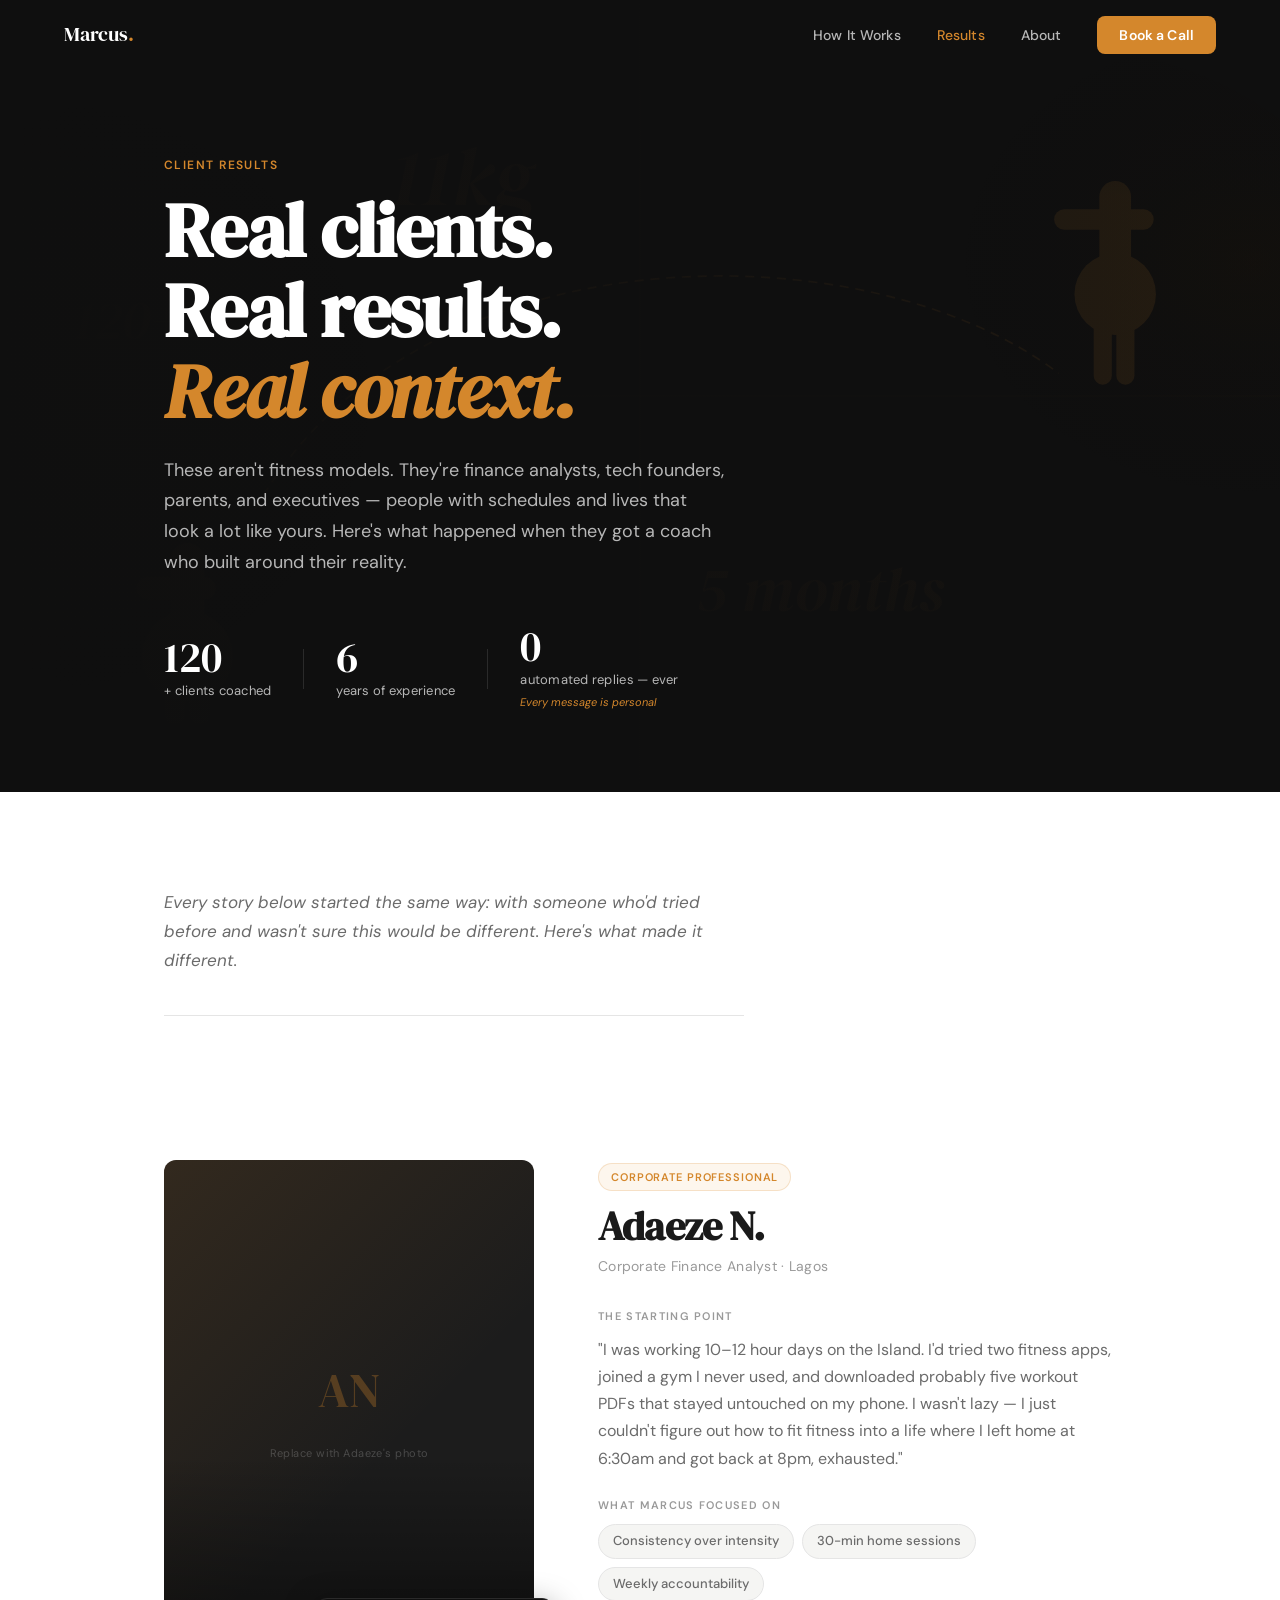
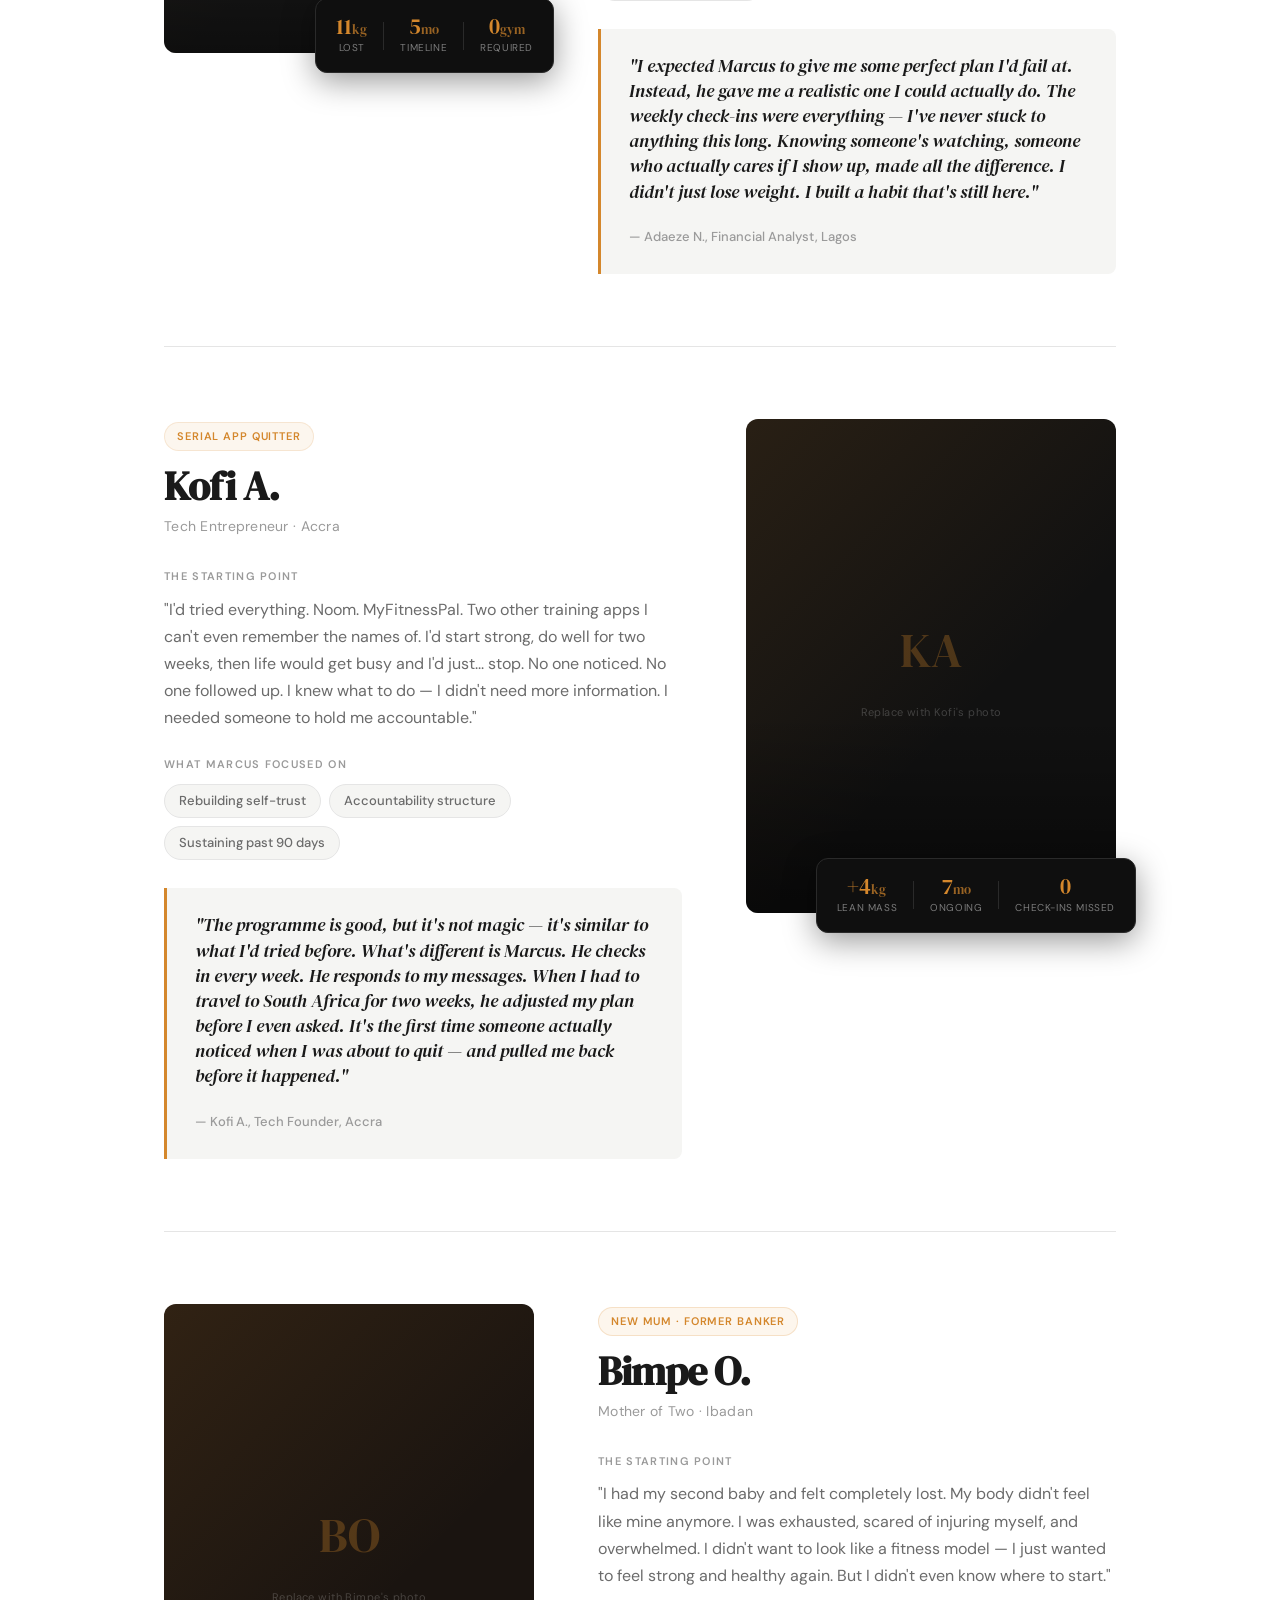
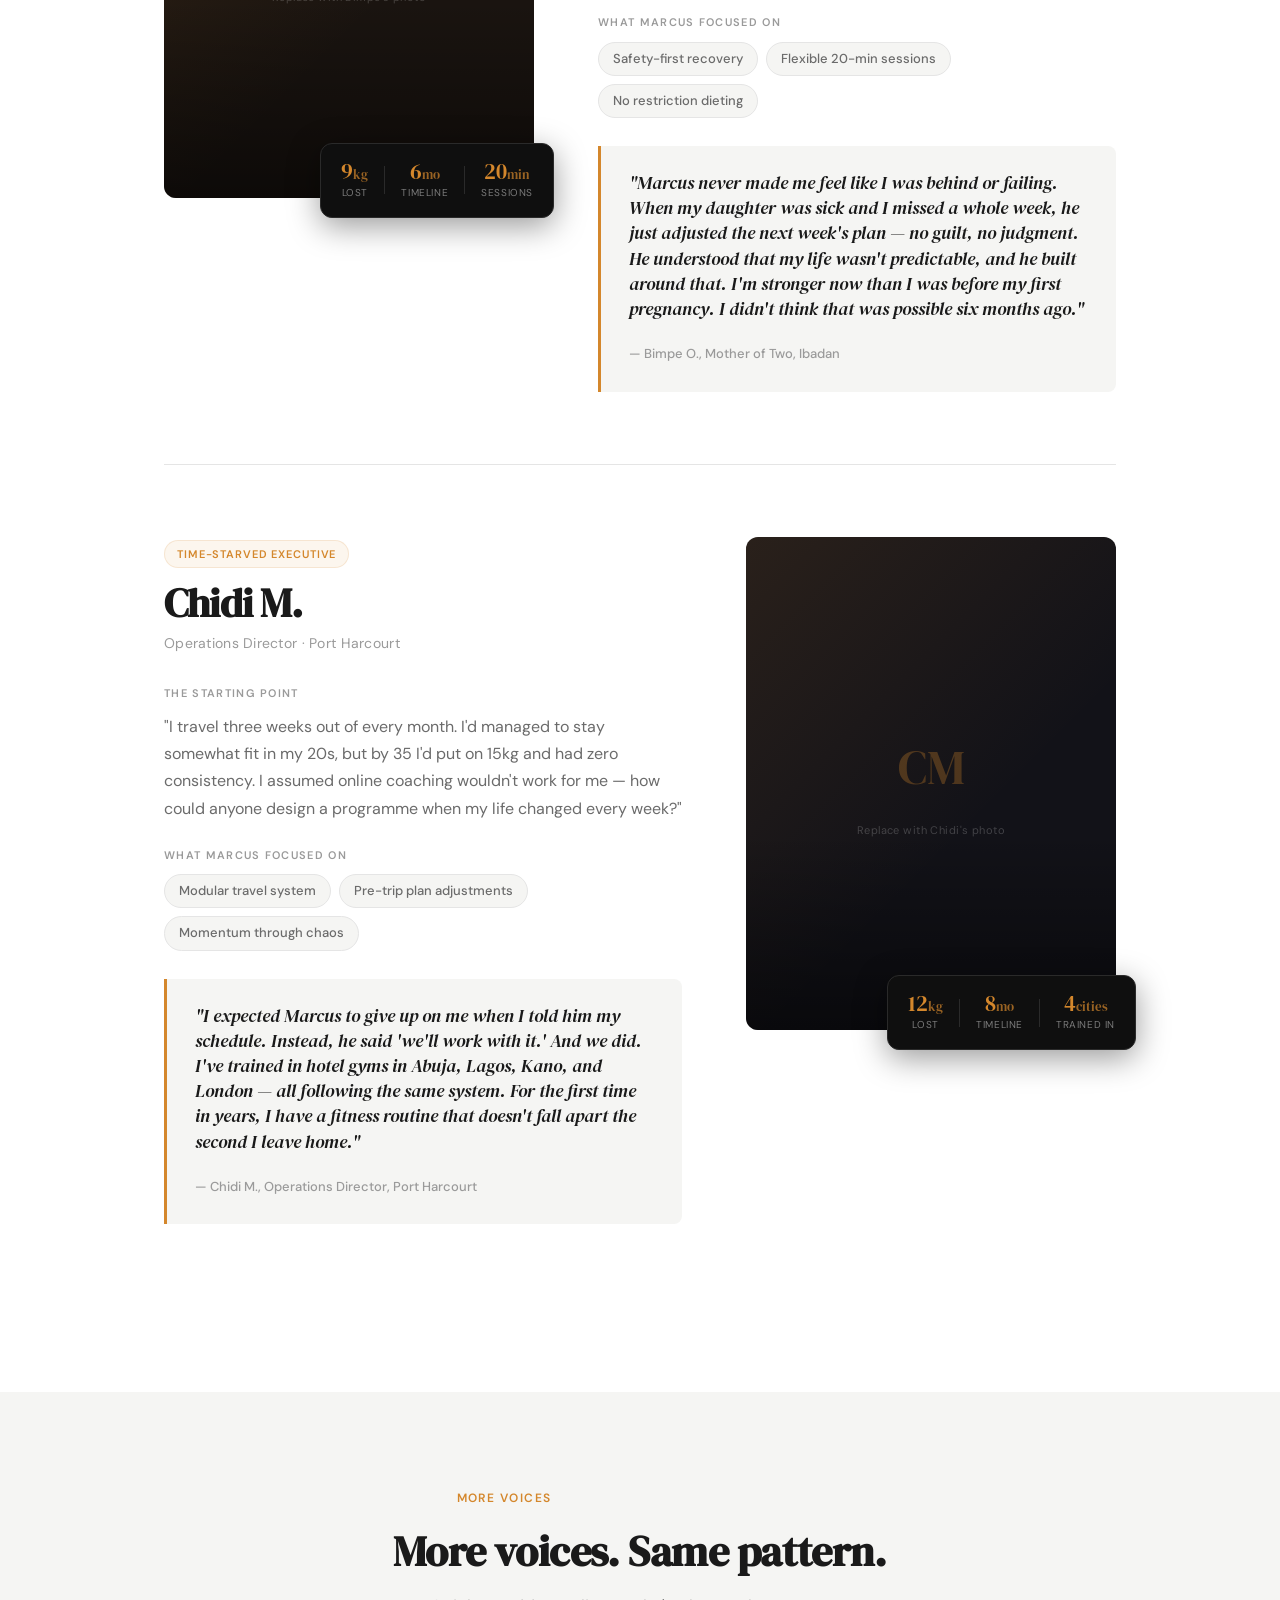
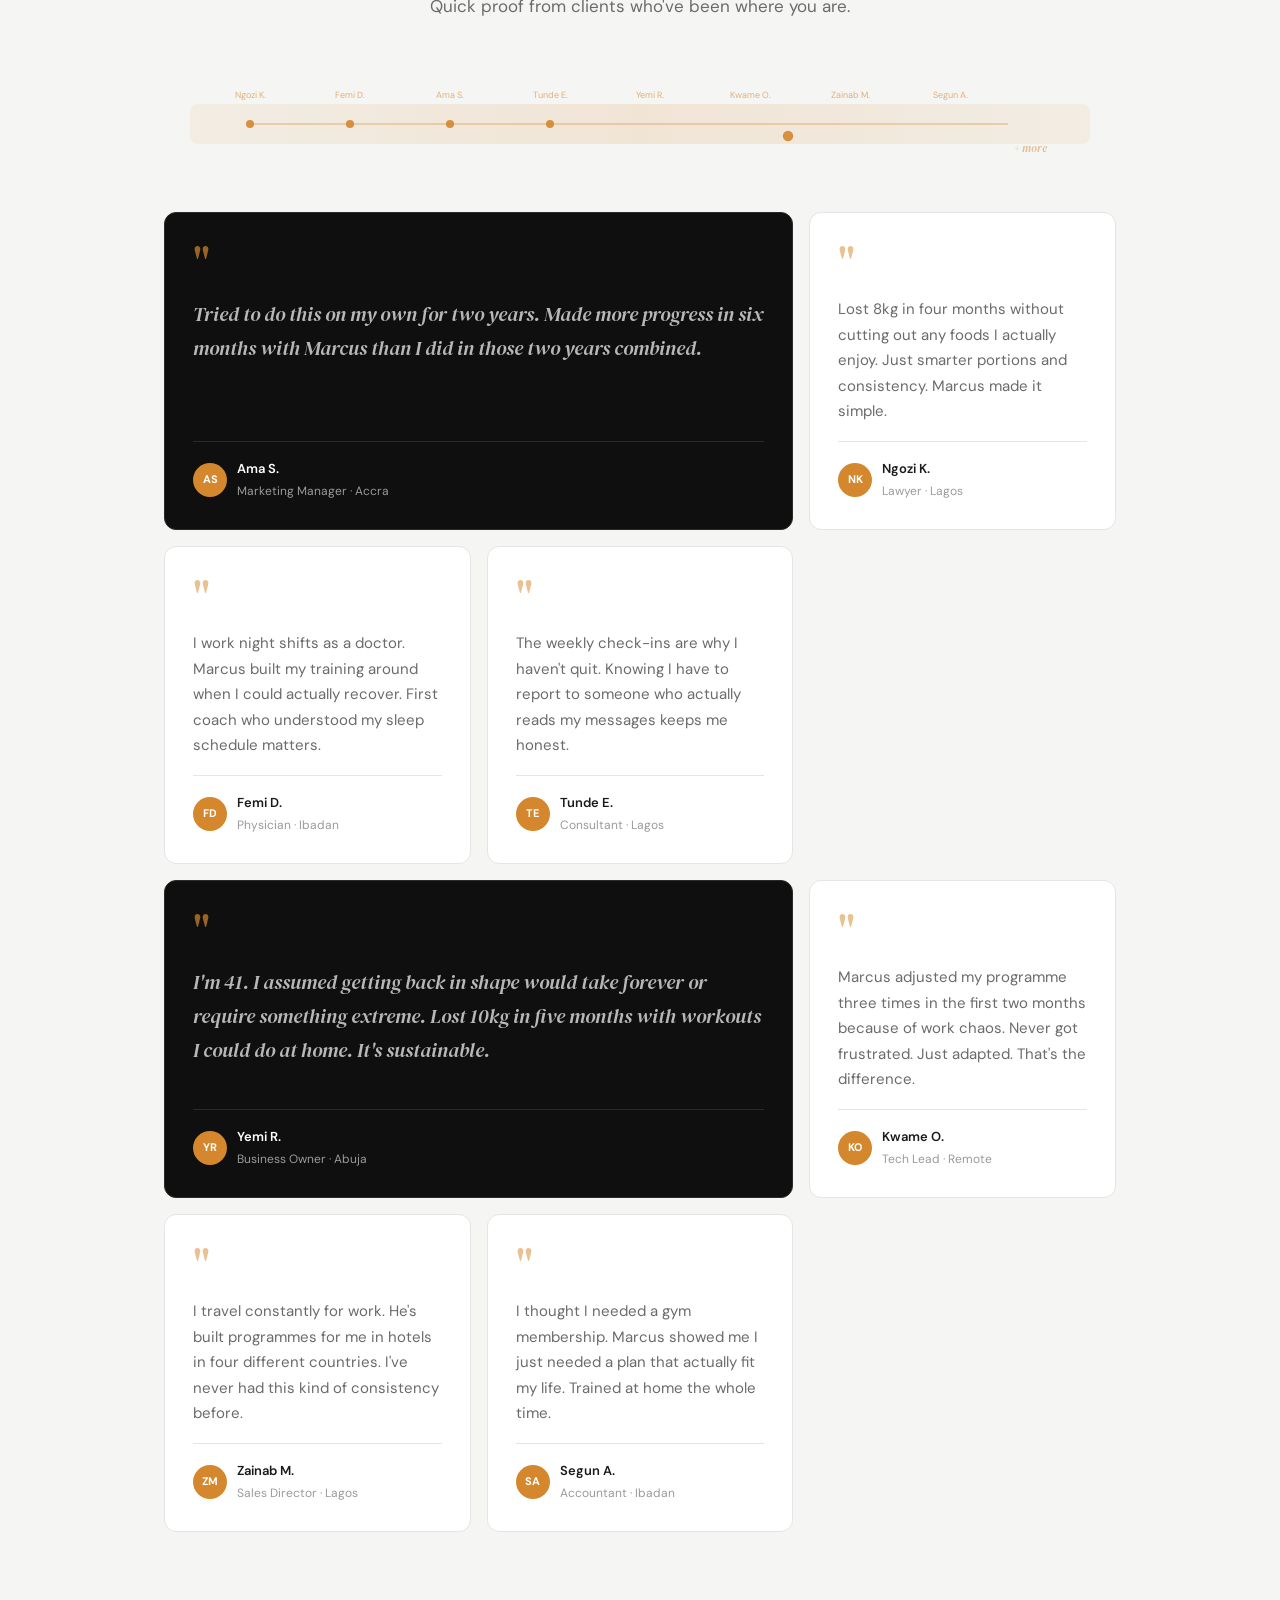
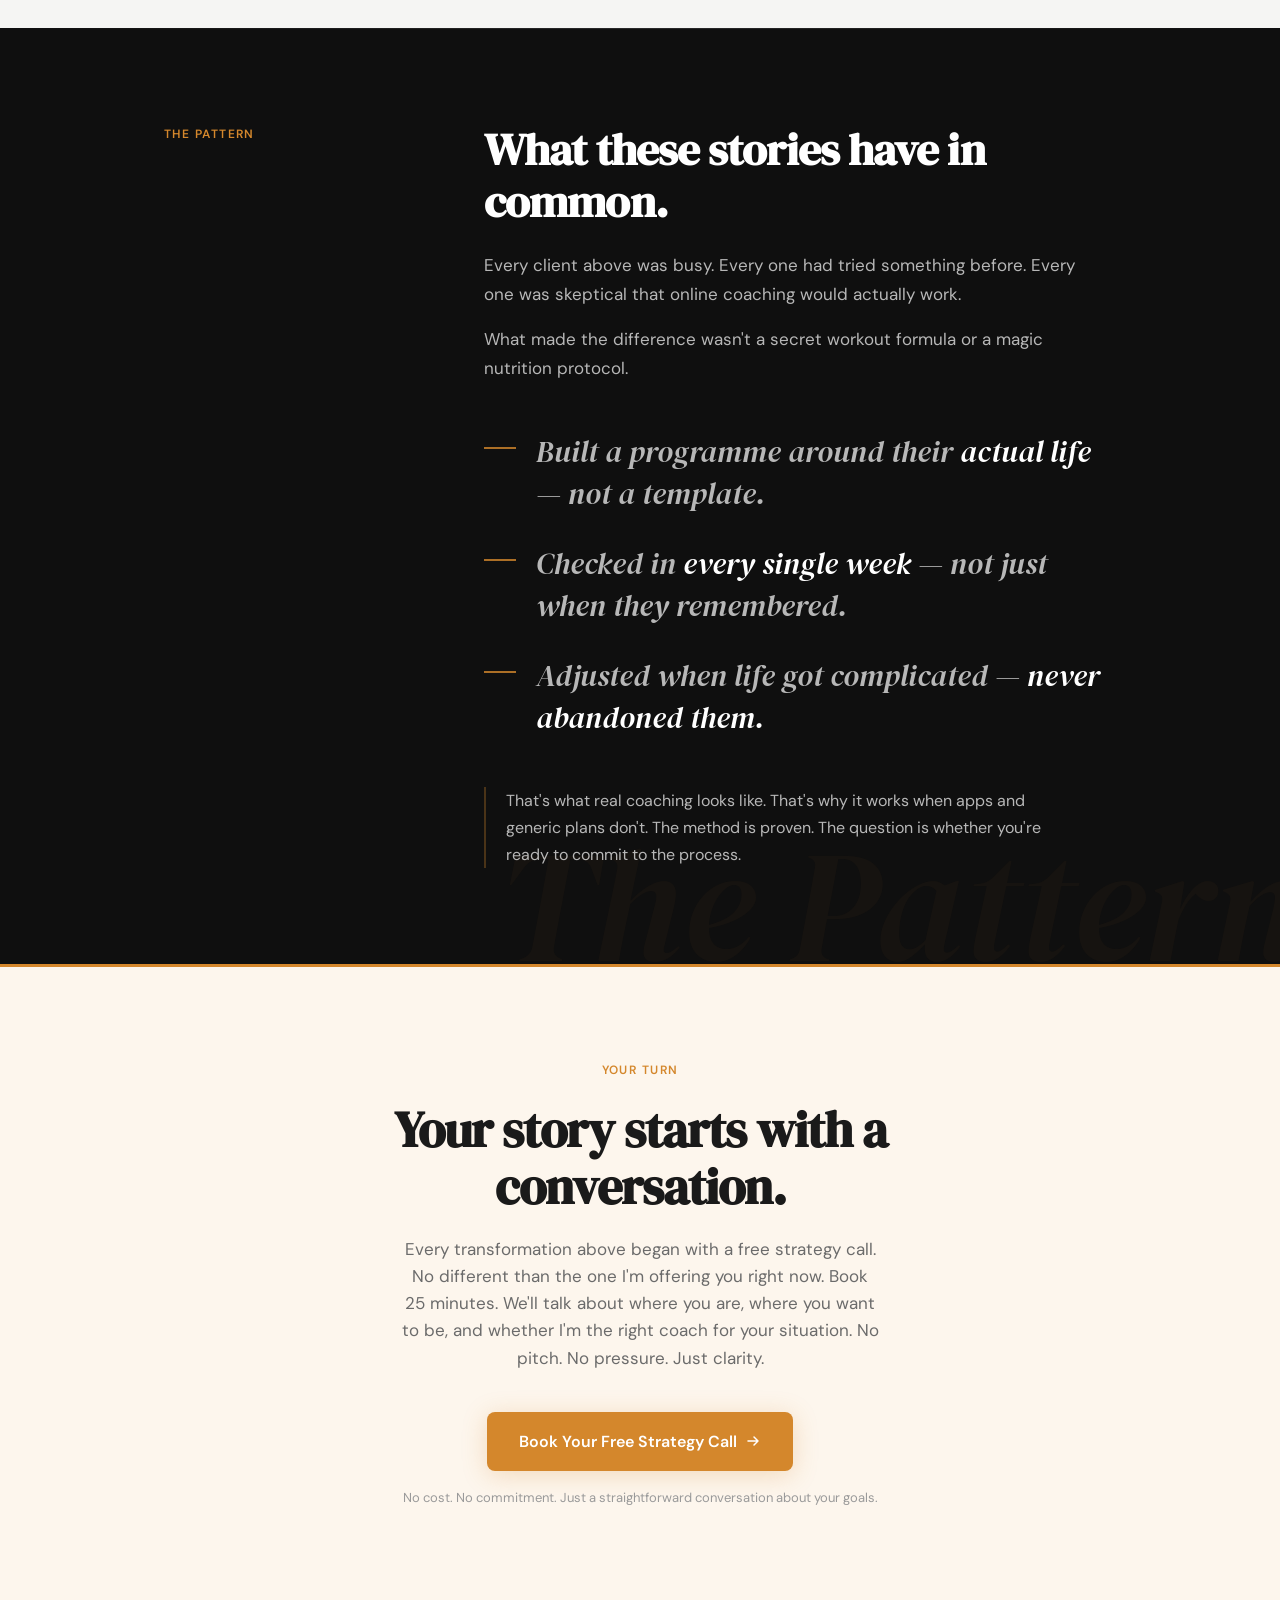
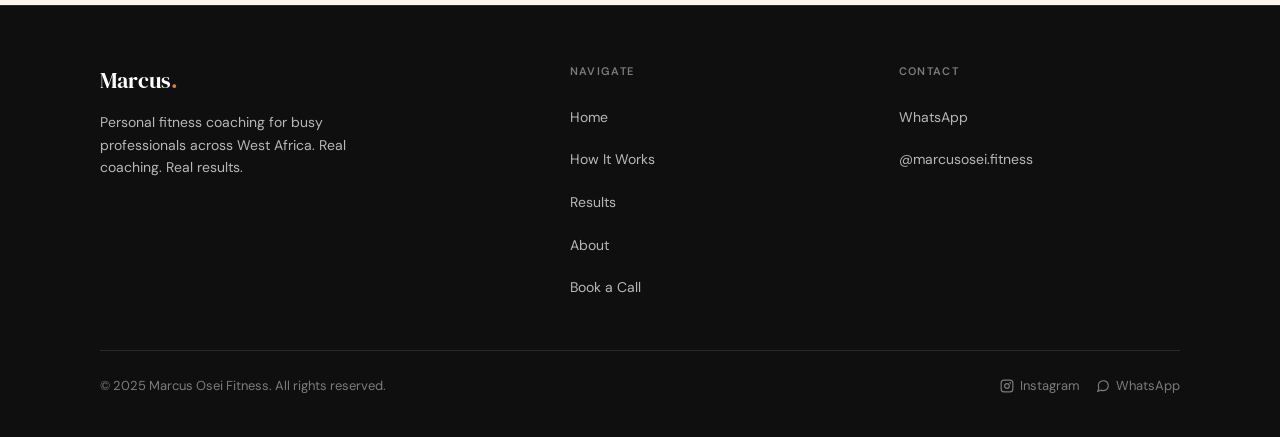
<file: html/results.html>
<!DOCTYPE html>
<html lang="en">
<head>
  <meta charset="UTF-8">
  <meta name="viewport" content="width=device-width, initial-scale=1.0">
  <meta name="description" content="Real client results from Marcus Osei Fitness — finance analysts, tech founders, parents, and executives who built sustainable fitness habits around their real lives.">
  <title>Client Results — Marcus Osei Fitness</title>
  <link rel="preconnect" href="https://fonts.googleapis.com">
  <link rel="preconnect" href="https://fonts.gstatic.com" crossorigin>
  <link href="https://fonts.googleapis.com/css2?family=DM+Sans:ital,opsz,wght@0,9..40,300;0,9..40,400;0,9..40,500;0,9..40,600;0,9..40,700;1,9..40,400&family=DM+Serif+Display:ital@0;1&display=swap" rel="stylesheet">
  <link rel="stylesheet" href="/css/style.css">
  <link rel="stylesheet" href="/css/home.css">
  <link rel="stylesheet" href="/css/results.css">
</head>
<body>

  <!-- NAV -->
  <nav id="navbar">
    <a href="/index.html" class="nav-logo">Marcus<span>.</span></a>
    <ul class="nav-links">
      <li><a href="how_it_works.html">How It Works</a></li>
      <li><a href="results.html" class="nav-active">Results</a></li>
      <li><a href="about.html">About</a></li>
      <li><a href="book_a_call.html" class="nav-cta">Book a Call</a></li>
    </ul>
    <button class="nav-hamburger" id="hamburger" aria-label="Open menu">
      <span></span><span></span><span></span>
    </button>
  </nav>

  <div class="mobile-menu" id="mobile-menu">
    <a href="how_it_works.html">How It Works</a>
    <a href="results.html">Results</a>
    <a href="about.html">About</a>
    <a href="book_a_call.html" class="mobile-cta">Book a Free Call</a>
  </div>

  <main>

    <!-- ══════════════════════════════════
         SECTION 1 — PAGE HEADER
    ══════════════════════════════════ -->
    <header id="results-header">

      <!-- Background SVG: faded editorial collage conveying transformation context -->
      <div class="results-header-bg" aria-hidden="true">
        <svg class="results-bg-svg" viewBox="0 0 1200 700" xmlns="http://www.w3.org/2000/svg" preserveAspectRatio="xMidYMid slice">
          <defs>
            <radialGradient id="rg1" cx="20%" cy="50%" r="50%">
              <stop offset="0%" stop-color="#2A1F0F" stop-opacity="0.6"/>
              <stop offset="100%" stop-color="#0A0A0A" stop-opacity="0"/>
            </radialGradient>
            <radialGradient id="rg2" cx="80%" cy="40%" r="45%">
              <stop offset="0%" stop-color="#1A1208" stop-opacity="0.5"/>
              <stop offset="100%" stop-color="#0A0A0A" stop-opacity="0"/>
            </radialGradient>
          </defs>
          <rect width="1200" height="700" fill="#0F0F0F"/>
          <ellipse cx="240" cy="350" rx="350" ry="280" fill="url(#rg1)"/>
          <ellipse cx="960" cy="280" rx="300" ry="240" fill="url(#rg2)"/>

          <!-- Abstract transformation arc — left person (before: slouched) -->
          <g opacity="0.12">
            <ellipse cx="200" cy="580" rx="40" ry="40" fill="#D4872C"/>
            <rect x="185" y="480" width="30" height="100" rx="15" fill="#D4872C"/>
            <rect x="155" y="510" width="70" height="20" rx="10" fill="#D4872C"/>
            <rect x="180" y="580" width="18" height="60" rx="9" fill="#D4872C"/>
            <rect x="202" y="580" width="18" height="60" rx="9" fill="#D4872C"/>
          </g>

          <!-- Right person (after: upright, strong) -->
          <g opacity="0.18">
            <ellipse cx="1020" cy="260" rx="36" ry="36" fill="#D4872C"/>
            <rect x="1006" y="160" width="28" height="100" rx="14" fill="#D4872C"/>
            <rect x="966" y="185" width="88" height="18" rx="9" fill="#D4872C"/>
            <rect x="1001" y="260" width="16" height="80" rx="8" fill="#D4872C"/>
            <rect x="1021" y="260" width="16" height="80" rx="8" fill="#D4872C"/>
          </g>

          <!-- Arrow arc between before and after -->
          <path d="M260 450 C400 200 800 200 970 330" stroke="#D4872C" stroke-width="1.5" fill="none" stroke-dasharray="8 6" opacity="0.15"/>

          <!-- Scattered stat labels -->
          <g opacity="0.08" font-family="DM Serif Display, Georgia, serif" font-style="italic">
            <text x="380" y="180" font-size="72" fill="#D4872C">11kg</text>
            <text x="650" y="540" font-size="56" fill="#D4872C">5 months</text>
            <text x="100" y="300" font-size="48" fill="#D4872C">120+</text>
          </g>

          <!-- Grid lines for editorial feel -->
          <line x1="0" y1="350" x2="1200" y2="350" stroke="#D4872C" stroke-width="0.5" opacity="0.06"/>
          <line x1="600" y1="0" x2="600" y2="700" stroke="#D4872C" stroke-width="0.5" opacity="0.06"/>
        </svg>
        <!-- Gradient overlays: heavy left fade, top & bottom vignette -->
        <div class="results-header-overlay"></div>
      </div>

      <div class="container">
        <div class="results-header-content">
          <p class="section-eyebrow reveal">Client results</p>
          <h1 class="results-main-headline reveal reveal-delay-1">Real clients.<br>Real results.<br><em>Real context.</em></h1>
          <p class="results-main-sub reveal reveal-delay-2">These aren't fitness models. They're finance analysts, tech founders, parents, and executives — people with schedules and lives that look a lot like yours. Here's what happened when they got a coach who built around their reality.</p>

          <!-- Animated counter stats -->
          <div class="results-header-stats reveal reveal-delay-3">
            <div class="header-stat">
              <div class="header-stat-num" data-target="120">0</div>
              <div class="header-stat-suffix">+ clients coached</div>
            </div>
            <div class="header-stat-divider"></div>
            <div class="header-stat">
              <div class="header-stat-num" data-target="6">0</div>
              <div class="header-stat-suffix">years of experience</div>
            </div>
            <div class="header-stat-divider"></div>
            <div class="header-stat">
              <div class="header-stat-num" data-target="0">0</div>
              <div class="header-stat-suffix">automated replies — ever</div>
              <div class="header-stat-label">Every message is personal</div>
            </div>
          </div>
        </div>
      </div>
    </header>


    <!-- ══════════════════════════════════
         SECTION 2 — FEATURED TRANSFORMATIONS
    ══════════════════════════════════ -->
    <section id="transformations">
      <div class="container">

        <p class="transformations-intro reveal">Every story below started the same way: with someone who'd tried before and wasn't sure this would be different. Here's what made it different.</p>

        <!-- Transformation 1: Adaeze — Corporate Professional -->
        <article class="transformation" id="t1">
          <div class="transformation-image-col reveal">
            <div class="transformation-photo-wrap">
              <div class="transformation-photo-placeholder">
                <div class="photo-initials">AN</div>
                <span class="photo-swap-note">Replace with Adaeze's photo</span>
              </div>
              <div class="transformation-stats-badge">
                <div class="t-stat"><span class="t-stat-num">11<span class="t-stat-unit">kg</span></span><span class="t-stat-label">Lost</span></div>
                <div class="t-stat-divider"></div>
                <div class="t-stat"><span class="t-stat-num">5<span class="t-stat-unit">mo</span></span><span class="t-stat-label">Timeline</span></div>
                <div class="t-stat-divider"></div>
                <div class="t-stat"><span class="t-stat-num">0<span class="t-stat-unit">gym</span></span><span class="t-stat-label">Required</span></div>
              </div>
            </div>
          </div>

          <div class="transformation-content reveal reveal-delay-1">
            <div class="transformation-identity">
              <span class="t-tag">Corporate Professional</span>
              <h2 class="t-name">Adaeze N.</h2>
              <p class="t-role">Corporate Finance Analyst · Lagos</p>
            </div>

            <div class="t-section">
              <div class="t-section-label">The starting point</div>
              <p>"I was working 10–12 hour days on the Island. I'd tried two fitness apps, joined a gym I never used, and downloaded probably five workout PDFs that stayed untouched on my phone. I wasn't lazy — I just couldn't figure out how to fit fitness into a life where I left home at 6:30am and got back at 8pm, exhausted."</p>
            </div>

            <div class="t-section">
              <div class="t-section-label">What Marcus focused on</div>
              <div class="t-focus-tags">
                <span>Consistency over intensity</span>
                <span>30-min home sessions</span>
                <span>Weekly accountability</span>
              </div>
            </div>

            <blockquote class="t-quote">
              <p>"I expected Marcus to give me some perfect plan I'd fail at. Instead, he gave me a realistic one I could actually do. The weekly check-ins were everything — I've never stuck to anything this long. Knowing someone's watching, someone who actually cares if I show up, made all the difference. I didn't just lose weight. I built a habit that's still here."</p>
              <cite>— Adaeze N., Financial Analyst, Lagos</cite>
            </blockquote>
          </div>
        </article>

        <!-- Transformation 2: Kofi — Serial App Quitter -->
        <article class="transformation transformation--flip" id="t2">
          <div class="transformation-content reveal">
            <div class="transformation-identity">
              <span class="t-tag t-tag--dark">Serial App Quitter</span>
              <h2 class="t-name">Kofi A.</h2>
              <p class="t-role">Tech Entrepreneur · Accra</p>
            </div>

            <div class="t-section">
              <div class="t-section-label">The starting point</div>
              <p>"I'd tried everything. Noom. MyFitnessPal. Two other training apps I can't even remember the names of. I'd start strong, do well for two weeks, then life would get busy and I'd just... stop. No one noticed. No one followed up. I knew what to do — I didn't need more information. I needed someone to hold me accountable."</p>
            </div>

            <div class="t-section">
              <div class="t-section-label">What Marcus focused on</div>
              <div class="t-focus-tags">
                <span>Rebuilding self-trust</span>
                <span>Accountability structure</span>
                <span>Sustaining past 90 days</span>
              </div>
            </div>

            <blockquote class="t-quote">
              <p>"The programme is good, but it's not magic — it's similar to what I'd tried before. What's different is Marcus. He checks in every week. He responds to my messages. When I had to travel to South Africa for two weeks, he adjusted my plan before I even asked. It's the first time someone actually noticed when I was about to quit — and pulled me back before it happened."</p>
              <cite>— Kofi A., Tech Founder, Accra</cite>
            </blockquote>
          </div>

          <div class="transformation-image-col reveal reveal-delay-1">
            <div class="transformation-photo-wrap">
              <div class="transformation-photo-placeholder transformation-photo-placeholder--dark">
                <div class="photo-initials">KA</div>
                <span class="photo-swap-note">Replace with Kofi's photo</span>
              </div>
              <div class="transformation-stats-badge">
                <div class="t-stat"><span class="t-stat-num">+4<span class="t-stat-unit">kg</span></span><span class="t-stat-label">Lean mass</span></div>
                <div class="t-stat-divider"></div>
                <div class="t-stat"><span class="t-stat-num">7<span class="t-stat-unit">mo</span></span><span class="t-stat-label">Ongoing</span></div>
                <div class="t-stat-divider"></div>
                <div class="t-stat"><span class="t-stat-num">0</span><span class="t-stat-label">Check-ins missed</span></div>
              </div>
            </div>
          </div>
        </article>

        <!-- Transformation 3: Bimpe — Overwhelmed Parent -->
        <article class="transformation" id="t3">
          <div class="transformation-image-col reveal">
            <div class="transformation-photo-wrap">
              <div class="transformation-photo-placeholder transformation-photo-placeholder--warm">
                <div class="photo-initials">BO</div>
                <span class="photo-swap-note">Replace with Bimpe's photo</span>
              </div>
              <div class="transformation-stats-badge">
                <div class="t-stat"><span class="t-stat-num">9<span class="t-stat-unit">kg</span></span><span class="t-stat-label">Lost</span></div>
                <div class="t-stat-divider"></div>
                <div class="t-stat"><span class="t-stat-num">6<span class="t-stat-unit">mo</span></span><span class="t-stat-label">Timeline</span></div>
                <div class="t-stat-divider"></div>
                <div class="t-stat"><span class="t-stat-num">20<span class="t-stat-unit">min</span></span><span class="t-stat-label">Sessions</span></div>
              </div>
            </div>
          </div>

          <div class="transformation-content reveal reveal-delay-1">
            <div class="transformation-identity">
              <span class="t-tag">New Mum · Former Banker</span>
              <h2 class="t-name">Bimpe O.</h2>
              <p class="t-role">Mother of Two · Ibadan</p>
            </div>

            <div class="t-section">
              <div class="t-section-label">The starting point</div>
              <p>"I had my second baby and felt completely lost. My body didn't feel like mine anymore. I was exhausted, scared of injuring myself, and overwhelmed. I didn't want to look like a fitness model — I just wanted to feel strong and healthy again. But I didn't even know where to start."</p>
            </div>

            <div class="t-section">
              <div class="t-section-label">What Marcus focused on</div>
              <div class="t-focus-tags">
                <span>Safety-first recovery</span>
                <span>Flexible 20-min sessions</span>
                <span>No restriction dieting</span>
              </div>
            </div>

            <blockquote class="t-quote">
              <p>"Marcus never made me feel like I was behind or failing. When my daughter was sick and I missed a whole week, he just adjusted the next week's plan — no guilt, no judgment. He understood that my life wasn't predictable, and he built around that. I'm stronger now than I was before my first pregnancy. I didn't think that was possible six months ago."</p>
              <cite>— Bimpe O., Mother of Two, Ibadan</cite>
            </blockquote>
          </div>
        </article>

        <!-- Transformation 4: Chidi — Travelling Executive -->
        <article class="transformation transformation--flip" id="t4">
          <div class="transformation-content reveal">
            <div class="transformation-identity">
              <span class="t-tag t-tag--dark">Time-Starved Executive</span>
              <h2 class="t-name">Chidi M.</h2>
              <p class="t-role">Operations Director · Port Harcourt</p>
            </div>

            <div class="t-section">
              <div class="t-section-label">The starting point</div>
              <p>"I travel three weeks out of every month. I'd managed to stay somewhat fit in my 20s, but by 35 I'd put on 15kg and had zero consistency. I assumed online coaching wouldn't work for me — how could anyone design a programme when my life changed every week?"</p>
            </div>

            <div class="t-section">
              <div class="t-section-label">What Marcus focused on</div>
              <div class="t-focus-tags">
                <span>Modular travel system</span>
                <span>Pre-trip plan adjustments</span>
                <span>Momentum through chaos</span>
              </div>
            </div>

            <blockquote class="t-quote">
              <p>"I expected Marcus to give up on me when I told him my schedule. Instead, he said 'we'll work with it.' And we did. I've trained in hotel gyms in Abuja, Lagos, Kano, and London — all following the same system. For the first time in years, I have a fitness routine that doesn't fall apart the second I leave home."</p>
              <cite>— Chidi M., Operations Director, Port Harcourt</cite>
            </blockquote>
          </div>

          <div class="transformation-image-col reveal reveal-delay-1">
            <div class="transformation-photo-wrap">
              <div class="transformation-photo-placeholder transformation-photo-placeholder--exec">
                <div class="photo-initials">CM</div>
                <span class="photo-swap-note">Replace with Chidi's photo</span>
              </div>
              <div class="transformation-stats-badge">
                <div class="t-stat"><span class="t-stat-num">12<span class="t-stat-unit">kg</span></span><span class="t-stat-label">Lost</span></div>
                <div class="t-stat-divider"></div>
                <div class="t-stat"><span class="t-stat-num">8<span class="t-stat-unit">mo</span></span><span class="t-stat-label">Timeline</span></div>
                <div class="t-stat-divider"></div>
                <div class="t-stat"><span class="t-stat-num">4<span class="t-stat-unit">cities</span></span><span class="t-stat-label">Trained in</span></div>
              </div>
            </div>
          </div>
        </article>

      </div>
    </section>


    <!-- ══════════════════════════════════
         SECTION 3 — QUICK PROOF GRID
    ══════════════════════════════════ -->
    <section id="proof-grid">
      <div class="container">
        <div class="section-header">
          <p class="section-eyebrow reveal">More voices</p>
          <h2 class="section-headline reveal reveal-delay-1">More voices. Same pattern.</h2>
          <p class="section-sub reveal reveal-delay-2">Quick proof from clients who've been where you are.</p>
        </div>

        <!-- Animated SVG — trust signal bar above quotes -->
        <div class="trust-signal-bar reveal reveal-delay-1" aria-hidden="true">
          <svg id="trust-svg" viewBox="0 0 900 80" xmlns="http://www.w3.org/2000/svg">
            <defs>
              <linearGradient id="barGrad" x1="0%" y1="0%" x2="100%" y2="0%">
                <stop offset="0%" stop-color="#D4872C" stop-opacity="0.08"/>
                <stop offset="50%" stop-color="#D4872C" stop-opacity="0.15"/>
                <stop offset="100%" stop-color="#D4872C" stop-opacity="0.08"/>
              </linearGradient>
            </defs>
            <rect x="0" y="20" width="900" height="40" rx="8" fill="url(#barGrad)"/>
            <!-- Progress dots -->
            <g id="trust-dots">
              <circle cx="60"  cy="40" r="4" fill="#D4872C" opacity="0"/>
              <circle cx="160" cy="40" r="4" fill="#D4872C" opacity="0"/>
              <circle cx="260" cy="40" r="4" fill="#D4872C" opacity="0"/>
              <circle cx="360" cy="40" r="4" fill="#D4872C" opacity="0"/>
              <circle cx="460" cy="40" r="4" fill="#D4872C" opacity="0"/>
              <circle cx="560" cy="40" r="4" fill="#D4872C" opacity="0"/>
              <circle cx="660" cy="40" r="4" fill="#D4872C" opacity="0"/>
              <circle cx="760" cy="40" r="4" fill="#D4872C" opacity="0"/>
              <circle cx="840" cy="40" r="4" fill="#D4872C" opacity="0"/>
            </g>
            <!-- Fill line that draws across -->
            <line id="trust-line" x1="60" y1="40" x2="60" y2="40"
              stroke="#D4872C" stroke-width="1.5" opacity="0.4"/>
            <!-- Labels -->
            <text x="60"  y="14" text-anchor="middle" font-family="DM Sans,sans-serif" font-size="9" fill="#D4872C" opacity="0.6">Ngozi K.</text>
            <text x="160" y="14" text-anchor="middle" font-family="DM Sans,sans-serif" font-size="9" fill="#D4872C" opacity="0.6">Femi D.</text>
            <text x="260" y="14" text-anchor="middle" font-family="DM Sans,sans-serif" font-size="9" fill="#D4872C" opacity="0.6">Ama S.</text>
            <text x="360" y="14" text-anchor="middle" font-family="DM Sans,sans-serif" font-size="9" fill="#D4872C" opacity="0.6">Tunde E.</text>
            <text x="460" y="14" text-anchor="middle" font-family="DM Sans,sans-serif" font-size="9" fill="#D4872C" opacity="0.6">Yemi R.</text>
            <text x="560" y="14" text-anchor="middle" font-family="DM Sans,sans-serif" font-size="9" fill="#D4872C" opacity="0.6">Kwame O.</text>
            <text x="660" y="14" text-anchor="middle" font-family="DM Sans,sans-serif" font-size="9" fill="#D4872C" opacity="0.6">Zainab M.</text>
            <text x="760" y="14" text-anchor="middle" font-family="DM Sans,sans-serif" font-size="9" fill="#D4872C" opacity="0.6">Segun A.</text>
            <text x="840" y="68" text-anchor="middle" font-family="DM Serif Display,Georgia,serif" font-style="italic" font-size="11" fill="#D4872C" opacity="0.5">+ more</text>
          </svg>
        </div>

        <div class="quotes-grid">
          <!-- Large featured quote 1 -->
          <div class="quote-card quote-card--large reveal reveal-delay-1">
            <div class="quote-mark">"</div>
            <p class="quote-text">Tried to do this on my own for two years. Made more progress in six months with Marcus than I did in those two years combined.</p>
            <div class="quote-attribution">
              <div class="quote-avatar">AS</div>
              <div>
                <div class="quote-name">Ama S.</div>
                <div class="quote-role">Marketing Manager · Accra</div>
              </div>
            </div>
          </div>

          <!-- Small quote 1 -->
          <div class="quote-card reveal reveal-delay-2">
            <div class="quote-mark">"</div>
            <p class="quote-text">Lost 8kg in four months without cutting out any foods I actually enjoy. Just smarter portions and consistency. Marcus made it simple.</p>
            <div class="quote-attribution">
              <div class="quote-avatar">NK</div>
              <div>
                <div class="quote-name">Ngozi K.</div>
                <div class="quote-role">Lawyer · Lagos</div>
              </div>
            </div>
          </div>

          <!-- Small quote 2 -->
          <div class="quote-card reveal reveal-delay-1">
            <div class="quote-mark">"</div>
            <p class="quote-text">I work night shifts as a doctor. Marcus built my training around when I could actually recover. First coach who understood my sleep schedule matters.</p>
            <div class="quote-attribution">
              <div class="quote-avatar">FD</div>
              <div>
                <div class="quote-name">Femi D.</div>
                <div class="quote-role">Physician · Ibadan</div>
              </div>
            </div>
          </div>

          <!-- Small quote 3 -->
          <div class="quote-card reveal reveal-delay-2">
            <div class="quote-mark">"</div>
            <p class="quote-text">The weekly check-ins are why I haven't quit. Knowing I have to report to someone who actually reads my messages keeps me honest.</p>
            <div class="quote-attribution">
              <div class="quote-avatar">TE</div>
              <div>
                <div class="quote-name">Tunde E.</div>
                <div class="quote-role">Consultant · Lagos</div>
              </div>
            </div>
          </div>

          <!-- Large featured quote 2 -->
          <div class="quote-card quote-card--large reveal reveal-delay-1">
            <div class="quote-mark">"</div>
            <p class="quote-text">I'm 41. I assumed getting back in shape would take forever or require something extreme. Lost 10kg in five months with workouts I could do at home. It's sustainable.</p>
            <div class="quote-attribution">
              <div class="quote-avatar">YR</div>
              <div>
                <div class="quote-name">Yemi R.</div>
                <div class="quote-role">Business Owner · Abuja</div>
              </div>
            </div>
          </div>

          <!-- Small quote 4 -->
          <div class="quote-card reveal reveal-delay-2">
            <div class="quote-mark">"</div>
            <p class="quote-text">Marcus adjusted my programme three times in the first two months because of work chaos. Never got frustrated. Just adapted. That's the difference.</p>
            <div class="quote-attribution">
              <div class="quote-avatar">KO</div>
              <div>
                <div class="quote-name">Kwame O.</div>
                <div class="quote-role">Tech Lead · Remote</div>
              </div>
            </div>
          </div>

          <!-- Small quote 5 -->
          <div class="quote-card reveal reveal-delay-1">
            <div class="quote-mark">"</div>
            <p class="quote-text">I travel constantly for work. He's built programmes for me in hotels in four different countries. I've never had this kind of consistency before.</p>
            <div class="quote-attribution">
              <div class="quote-avatar">ZM</div>
              <div>
                <div class="quote-name">Zainab M.</div>
                <div class="quote-role">Sales Director · Lagos</div>
              </div>
            </div>
          </div>

          <!-- Small quote 6 -->
          <div class="quote-card reveal reveal-delay-2">
            <div class="quote-mark">"</div>
            <p class="quote-text">I thought I needed a gym membership. Marcus showed me I just needed a plan that actually fit my life. Trained at home the whole time.</p>
            <div class="quote-attribution">
              <div class="quote-avatar">SA</div>
              <div>
                <div class="quote-name">Segun A.</div>
                <div class="quote-role">Accountant · Ibadan</div>
              </div>
            </div>
          </div>
        </div>
      </div>
    </section>


    <!-- ══════════════════════════════════
         SECTION 4 — THE PATTERN
    ══════════════════════════════════ -->
    <section id="the-pattern">
      <div class="container">
        <div class="pattern-inner">
          <div class="pattern-label reveal">
            <p class="section-eyebrow">The pattern</p>
          </div>
          <div class="pattern-content">
            <h2 class="pattern-headline reveal reveal-delay-1">What these stories have in common.</h2>
            <p class="pattern-lead reveal reveal-delay-2">Every client above was busy. Every one had tried something before. Every one was skeptical that online coaching would actually work.</p>
            <p class="pattern-lead reveal reveal-delay-2">What made the difference wasn't a secret workout formula or a magic nutrition protocol.</p>

            <div class="pattern-statements">
              <div class="pattern-statement reveal reveal-delay-1">
                <div class="pattern-rule"></div>
                <p class="pattern-statement-text">Built a programme around their <em>actual life</em> — not a template.</p>
              </div>
              <div class="pattern-statement reveal reveal-delay-2">
                <div class="pattern-rule"></div>
                <p class="pattern-statement-text">Checked in <em>every single week</em> — not just when they remembered.</p>
              </div>
              <div class="pattern-statement reveal reveal-delay-3">
                <div class="pattern-rule"></div>
                <p class="pattern-statement-text">Adjusted when life got complicated — <em>never abandoned them.</em></p>
              </div>
            </div>

            <p class="pattern-close reveal reveal-delay-4">That's what real coaching looks like. That's why it works when apps and generic plans don't. The method is proven. The question is whether you're ready to commit to the process.</p>
          </div>
        </div>
      </div>
    </section>


    <!-- ══════════════════════════════════
         SECTION 5 — CTA
    ══════════════════════════════════ -->
    <section id="results-cta">
      <div class="container">
        <p class="cta-eyebrow middle-margin reveal">Your turn</p>
        <h2 class="cta-headline reveal reveal-delay-1">Your story starts with a conversation.</h2>
        <p class="cta-body reveal reveal-delay-2">Every transformation above began with a free strategy call. No different than the one I'm offering you right now. Book 25 minutes. We'll talk about where you are, where you want to be, and whether I'm the right coach for your situation. No pitch. No pressure. Just clarity.</p>
        <div class="reveal reveal-delay-3">
          <a href="booking.html" class="btn-primary" style="display:inline-flex;">
            Book Your Free Strategy Call
            <svg width="16" height="16" viewBox="0 0 16 16" fill="none"><path d="M3 8h10M9 4l4 4-4 4" stroke="currentColor" stroke-width="1.5" stroke-linecap="round" stroke-linejoin="round"/></svg>
          </a>
        </div>
        <p class="cta-reassurance reveal middle-margin reveal-delay-4">No cost. No commitment. Just a straightforward conversation about your goals.</p>
      </div>
    </section>

  </main>

  <!-- FOOTER -->
  <footer>
    <div class="footer-inner">
      <div>
        <div class="footer-brand">Marcus<span>.</span></div>
        <p class="footer-tagline">Personal fitness coaching for busy professionals across West Africa. Real coaching. Real results.</p>
      </div>
      <div>
        <p class="footer-col-label">Navigate</p>
        <ul class="footer-links">
          <li><a href="/index.html">Home</a></li>
          <li><a href="how_it_works.html">How It Works</a></li>
          <li><a href="results.html">Results</a></li>
          <li><a href="about.html">About</a></li>
          <li><a href="book_a_call.html">Book a Call</a></li>
        </ul>
      </div>
      <div>
        <p class="footer-col-label">Contact</p>
        <ul class="footer-links">
          <li><a href="https://wa.me/[number]">WhatsApp</a></li>
          <li><a href="https://instagram.com/marcusosei.fitness">@marcusosei.fitness</a></li>
        </ul>
      </div>
    </div>
    <div class="footer-bottom">
      <span class="footer-legal">© 2025 Marcus Osei Fitness. All rights reserved.</span>
      <div class="footer-social">
        <a href="https://instagram.com/marcusosei.fitness">
          <svg width="14" height="14" viewBox="0 0 24 24" fill="none" stroke="currentColor" stroke-width="2"><rect x="2" y="2" width="20" height="20" rx="5"/><circle cx="12" cy="12" r="4"/><circle cx="17.5" cy="6.5" r="0.5" fill="currentColor"/></svg>
          Instagram
        </a>
        <a href="https://wa.me/[number]">
          <svg width="14" height="14" viewBox="0 0 24 24" fill="none" stroke="currentColor" stroke-width="2"><path d="M21 11.5a8.38 8.38 0 0 1-.9 3.8 8.5 8.5 0 0 1-7.6 4.7 8.38 8.38 0 0 1-3.8-.9L3 21l1.9-5.7a8.38 8.38 0 0 1-.9-3.8 8.5 8.5 0 0 1 4.7-7.6 8.38 8.38 0 0 1 3.8-.9h.5a8.48 8.48 0 0 1 8 8v.5z"/></svg>
          WhatsApp
        </a>
      </div>
    </div>
  </footer>

  <script src="/js/results.js"></script>
</body>
</html>
</file>
<file: css/home.css>
/* ================================================
   home.css — Homepage Styles
   FitVault · Marcus Osei Fitness

   Depends on: styles.css (must load first)
   Covers: Hero, Problem, Positioning, How It Works,
           Testimonials, About, Objections, Final CTA
   ================================================ */


/* ════════════════════════════════
   HERO
   Desktop:  50/50 side-by-side grid
   Tablet:   stacked — image below copy
   Mobile:   image as full-bleed bg behind copy
════════════════════════════════ */
#hero {
  min-height: 100vh;
  background: var(--color-dark-bg);
  position: relative;
  overflow: hidden;
  display: grid;
  grid-template-columns: 1fr 1fr;
  align-items: center;
}

.hero-noise {
  position: absolute;
  inset: 0;
  background-image: url("data:image/svg+xml,%3Csvg viewBox='0 0 256 256' xmlns='http://www.w3.org/2000/svg'%3E%3Cfilter id='noise'%3E%3CfeTurbulence type='fractalNoise' baseFrequency='0.9' numOctaves='4' stitchTiles='stitch'/%3E%3C/filter%3E%3Crect width='100%25' height='100%25' filter='url(%23noise)' opacity='0.035'/%3E%3C/svg%3E");
  pointer-events: none;
  opacity: 0.6;
  z-index: 1;
}

.hero-glow {
  position: absolute;
  top: 10%;
  left: 5%;
  width: 500px;
  height: 500px;
  background: radial-gradient(circle, rgba(212, 135, 44, 0.1) 0%, transparent 70%);
  pointer-events: none;
  z-index: 1;
}

.hero-content {
  position: relative;
  z-index: 3;
  padding: 140px var(--page-margin) 100px;
  max-width: 620px;
}

/* ── Image side ── */
.hero-image-side {
  position: relative;
  height: 100%;
  min-height: 100vh;
  overflow: hidden;
}

.hero-image-bg {
  position: absolute;
  inset: 0;
  z-index: 2;
  background:
    linear-gradient(to right,  var(--color-dark-bg) 0%, rgba(15, 15, 15, 0.5) 30%, rgba(15, 15, 15, 0.05) 100%),
    linear-gradient(to bottom, rgba(15, 15, 15, 0.5) 0%, transparent 18%, transparent 72%, rgba(15, 15, 15, 0.65) 100%);
}

.hero-image-svg {
  position: absolute;
  inset: 0;
  width: 100%;
  height: 100%;
  object-fit: cover;
  z-index: 1;
  opacity: 0.55;
}

.hero-swap-image {
  position: absolute;
  inset: 0;
  width: 100%;
  height: 100%;
  object-fit: cover;
  object-position: center top;
  z-index: 1;
  opacity: 0.75;
}

.hero-image-swap-note {
  position: absolute;
  bottom: 28px;
  left: 50%;
  transform: translateX(-50%);
  z-index: 4;
  background: rgba(15, 15, 15, 0.7);
  border: 1px solid rgba(212, 135, 44, 0.3);
  border-radius: var(--radius-sm);
  padding: 8px 16px;
  font-size: 11px;
  font-weight: var(--font-medium);
  color: rgba(255, 255, 255, 0.4);
  white-space: nowrap;
  letter-spacing: 0.04em;
  backdrop-filter: blur(8px);
}

/* ── Floating trust card ── */
.hero-trust-card {
  position: absolute;
  top: 50%;
  left: -28px;
  transform: translateY(-50%);
  z-index: 4;
  background: var(--color-dark-surface);
  border: 1px solid var(--color-dark-border);
  border-radius: var(--radius-lg);
  padding: 20px 24px;
  min-width: 200px;
  box-shadow: 0 12px 40px rgba(0, 0, 0, 0.5);
}
.hero-trust-label {
  font-size: 11px;
  font-weight: var(--font-semibold);
  letter-spacing: 0.08em;
  text-transform: uppercase;
  color: var(--color-accent);
  margin-bottom: 10px;
}
.hero-trust-avatars {
  display: flex;
  align-items: center;
  margin-bottom: 10px;
}
.hero-trust-avatar {
  width: 32px;
  height: 32px;
  border-radius: 50%;
  border: 2px solid var(--color-dark-bg);
  margin-right: -8px;
  display: flex;
  align-items: center;
  justify-content: center;
  font-size: 12px;
  font-weight: var(--font-semibold);
  color: #fff;
  flex-shrink: 0;
}
.hero-trust-text {
  font-size: 13px;
  color: var(--color-text-inverse-muted);
  line-height: var(--leading-relaxed);
}
.hero-trust-text strong {
  color: var(--color-text-inverse);
  display: block;
  font-size: 14px;
  margin-bottom: 2px;
}

/* ── Hero copy ── */
.hero-eyebrow {
  display: inline-flex;
  align-items: center;
  gap: 8px;
  font-size: var(--text-overline);
  font-weight: var(--font-semibold);
  letter-spacing: var(--tracking-widest);
  text-transform: uppercase;
  color: var(--color-accent);
  margin-bottom: 28px;
}
.hero-eyebrow::before {
  content: "";
  display: block;
  width: 28px;
  height: 1px;
  background: var(--color-accent);
}

.hero-headline {
  font-family: var(--font-display);
  font-size: clamp(36px, 5.5vw, 68px);
  line-height: var(--leading-tight);
  letter-spacing: var(--tracking-tight);
  color: var(--color-text-inverse);
  margin-bottom: 24px;
}
.hero-headline em {
  font-style: italic;
  color: var(--color-accent);
}

.hero-sub {
  font-size: clamp(15px, 2vw, 19px);
  line-height: var(--leading-body);
  color: var(--color-text-inverse-muted);
  max-width: 560px;
  margin-bottom: 44px;
}

.hero-actions {
  display: flex;
  align-items: center;
  gap: 16px;
  flex-wrap: wrap;
}

.hero-stats {
  display: flex;
  gap: 40px;
  margin-top: 64px;
  padding-top: 40px;
  border-top: 1px solid var(--color-dark-border);
  flex-wrap: wrap;
}
.hero-stat-num {
  font-family: var(--font-display);
  font-size: 36px;
  color: var(--color-text-inverse);
  line-height: 1;
  margin-bottom: 4px;
}
.hero-stat-num span { color: var(--color-accent); }
.hero-stat-label {
  font-size: 13px;
  color: var(--color-text-inverse-subtle);
  letter-spacing: 0.03em;
}

/* ── Tablet ── */
@media (max-width: 1024px) and (min-width: 601px) {
  #hero {
    grid-template-columns: 1fr;
    grid-template-rows: auto auto;
    min-height: 100vh;
  }
  .hero-content {
    padding: 120px var(--page-margin) 48px;
    max-width: 100%;
    grid-row: 1;
  }
  .hero-image-side {
    grid-row: 2;
    min-height: 380px;
    height: 380px;
  }
  .hero-image-bg {
    background:
      linear-gradient(to bottom, var(--color-dark-bg) 0%, rgba(15,15,15,0.2) 25%, transparent 60%, rgba(15,15,15,0.4) 100%),
      linear-gradient(to right, rgba(15,15,15,0.15) 0%, transparent 100%);
  }
  .hero-trust-card {
    top: auto;
    bottom: 24px;
    left: var(--page-margin);
    transform: none;
  }
  .hero-image-swap-note {
    bottom: 12px;
    right: var(--page-margin);
    left: auto;
    transform: none;
  }
}

/* ── Mobile ── */
@media (max-width: 600px) {
  #hero { grid-template-columns: 1fr; min-height: 100vh; }
  .hero-image-side {
    position: absolute;
    inset: 0;
    width: 100%;
    height: 100%;
    min-height: 100vh;
    z-index: 0;
  }
  .hero-image-bg {
    background:
      linear-gradient(to right,  rgba(15,15,15,0.88) 0%, rgba(15,15,15,0.7) 55%, rgba(15,15,15,0.5) 100%),
      linear-gradient(to bottom, rgba(15,15,15,0.5) 0%, transparent 30%, transparent 70%, rgba(15,15,15,0.7) 100%);
  }
  .hero-image-svg  { opacity: 0.35; }
  .hero-swap-image { opacity: 0.5; }
  .hero-content {
    position: relative;
    z-index: 3;
    padding: 110px var(--page-margin) 80px;
    max-width: 100%;
  }
  .hero-trust-card {
    position: absolute;
    top: auto;
    bottom: 24px;
    left: var(--page-margin);
    right: var(--page-margin);
    transform: none;
    min-width: unset;
    display: flex;
    flex-direction: row;
    align-items: center;
    gap: 12px;
    padding: 14px 18px;
    z-index: 4;
  }
  .hero-trust-label   { margin-bottom: 0; white-space: nowrap; }
  .hero-trust-avatars { margin-bottom: 0; }
  .hero-image-swap-note { display: none; }
}

@media (max-width: 480px) {
  .hero-stats    { gap: 24px; margin-top: 40px; padding-top: 28px; }
  .hero-stat-num { font-size: 28px; }
  .btn-primary   { width: 100%; justify-content: center; }
}


/* ════════════════════════════════
   SECTION 2 — PROBLEM ACKNOWLEDGMENT
════════════════════════════════ */
#problem {
  padding: var(--section-padding) 0;
  background: var(--color-primary-light);
}

.problem-label {
  font-size: var(--text-overline);
  font-weight: var(--font-semibold);
  letter-spacing: var(--tracking-widest);
  text-transform: uppercase;
  color: var(--color-text-tertiary);
  margin-bottom: 40px;
}

.problem-headline {
  font-family: var(--font-display);
  font-size: clamp(30px, 4vw, 44px);
  line-height: var(--leading-snug);
  letter-spacing: var(--tracking-snug);
  color: var(--color-text-primary);
  margin-bottom: 56px;
  max-width: 600px;
}

.problem-statements { display: flex; flex-direction: column; }

.problem-item {
  display: flex;
  align-items: flex-start;
  gap: 24px;
  padding: 28px 0;
  border-bottom: 1px solid var(--color-border-light);
}
.problem-item:first-child { border-top: 1px solid var(--color-border-light); }

.problem-num {
  font-family: var(--font-display);
  font-size: 13px;
  color: var(--color-accent);
  padding-top: 4px;
  flex-shrink: 0;
  width: 28px;
  font-style: italic;
}

.problem-text {
  font-size: clamp(17px, 2.2vw, 21px);
  line-height: var(--leading-relaxed);
  color: var(--color-text-primary);
}
.problem-text strong { font-weight: var(--font-semibold); }

.problem-closer {
  margin-top: 48px;
  font-size: clamp(18px, 2.5vw, 24px);
  font-family: var(--font-display);
  font-style: italic;
  color: var(--color-text-secondary);
  max-width: 520px;
  line-height: var(--leading-relaxed);
  border-left: 3px solid var(--color-accent);
  padding-left: 24px;
}


/* ════════════════════════════════
   SECTION 3 — POSITIONING STATEMENT
════════════════════════════════ */
#positioning {
  padding: var(--section-padding) 0;
  background: var(--color-secondary-gray);
}

.positioning-inner {
  display: grid;
  grid-template-columns: 1fr 1fr;
  gap: 80px;
  align-items: start;
}
.positioning-left .section-eyebrow { margin-bottom: 20px; }

.positioning-headline {
  font-family: var(--font-display);
  font-size: clamp(30px, 3.5vw, 42px);
  line-height: var(--leading-snug);
  letter-spacing: var(--tracking-snug);
  color: var(--color-text-primary);
  margin-bottom: 24px;
}

.positioning-body {
  font-size: 17px;
  line-height: var(--leading-body);
  color: var(--color-text-secondary);
  margin-bottom: 16px;
}

.positioning-sign {
  font-family: var(--font-display);
  font-style: italic;
  font-size: 17px;
  color: var(--color-text-primary);
  margin-top: 28px;
}

.pillars { display: flex; flex-direction: column; gap: 24px; }

.pillar-card {
  background: var(--color-primary-light);
  border: 1px solid var(--color-border-light);
  border-radius: var(--radius-lg);
  padding: 28px 32px;
  transition: border-color var(--transition-base), box-shadow var(--transition-base);
}
.pillar-card:hover {
  border-color: var(--color-accent);
  box-shadow: 0 4px 24px rgba(212, 135, 44, 0.08);
}

.pillar-icon {
  width: 36px;
  height: 36px;
  background: var(--color-accent-light);
  border-radius: var(--radius-md);
  display: flex;
  align-items: center;
  justify-content: center;
  margin-bottom: 16px;
  color: var(--color-accent);
}

.pillar-title {
  font-size: 16px;
  font-weight: var(--font-semibold);
  color: var(--color-text-primary);
  margin-bottom: 8px;
}

.pillar-desc {
  font-size: 15px;
  line-height: var(--leading-loose);
  color: var(--color-text-secondary);
}

@media (max-width: 900px) {
  .positioning-inner { grid-template-columns: 1fr; gap: 48px; }
}


/* ════════════════════════════════
   SECTION 4 — HOW IT WORKS
════════════════════════════════ */
#how-it-works {
  padding: var(--section-padding) 0;
  background: var(--color-primary-light);
}

.steps-grid {
  display: grid;
  grid-template-columns: repeat(3, 1fr);
  gap: 2px;
  background: var(--color-border-light);
  border-radius: var(--radius-lg);
  overflow: hidden;
}

.step-card {
  background: var(--color-primary-light);
  padding: 40px 36px;
  position: relative;
}

.step-number {
  font-family: var(--font-display);
  font-size: 72px;
  line-height: 1;
  color: var(--color-secondary-gray);
  position: absolute;
  top: 24px;
  right: 28px;
  pointer-events: none;
  user-select: none;
}

.step-label {
  font-size: var(--text-overline);
  font-weight: var(--font-semibold);
  letter-spacing: var(--tracking-widest);
  text-transform: uppercase;
  color: var(--color-accent);
  margin-bottom: 16px;
  position: relative;
  z-index: 1;
}

.step-title {
  font-family: var(--font-display);
  font-size: 26px;
  line-height: var(--leading-normal);
  color: var(--color-text-primary);
  margin-bottom: 16px;
  position: relative;
  z-index: 1;
}

.step-desc {
  font-size: 15px;
  line-height: var(--leading-body);
  color: var(--color-text-secondary);
  position: relative;
  z-index: 1;
}

.steps-cta { text-align: center; margin-top: 40px; }

@media (max-width: 768px) {
  .steps-grid { grid-template-columns: 1fr; }
}


/* ════════════════════════════════
   SECTION 5 — CLIENT RESULTS
════════════════════════════════ */
#results {
  padding: var(--section-padding) 0;
  background: var(--color-dark-bg);
  position: relative;
  overflow: hidden;
}

.results-glow {
  position: absolute;
  bottom: -10%;
  left: -5%;
  width: 500px;
  height: 500px;
  background: radial-gradient(circle, rgba(212, 135, 44, 0.08) 0%, transparent 70%);
  pointer-events: none;
}

#results .section-eyebrow  { color: var(--color-accent); }
#results .section-headline { color: var(--color-text-inverse); }
#results .section-sub      { color: var(--color-text-inverse-muted); }

.testimonials-grid {
  display: grid;
  grid-template-columns: repeat(3, 1fr);
  gap: 20px;
  position: relative;
  z-index: 2;
}

.testimonial-card {
  background: var(--color-dark-surface);
  border: 1px solid var(--color-dark-border);
  border-radius: var(--radius-lg);
  padding: 36px;
  display: flex;
  flex-direction: column;
  transition: border-color var(--transition-slow), transform var(--transition-slow);
}
.testimonial-card:hover {
  border-color: rgba(212, 135, 44, 0.4);
  transform: translateY(-3px);
}

.testimonial-quote {
  font-family: var(--font-display);
  font-size: 28px;
  color: var(--color-accent);
  line-height: 1;
  margin-bottom: 16px;
  opacity: 0.6;
}

.testimonial-body {
  font-size: 15px;
  line-height: var(--leading-body);
  color: var(--color-text-inverse-muted);
  flex: 1;
  margin-bottom: 28px;
}

.testimonial-divider {
  width: 32px;
  height: 1px;
  background: var(--color-dark-border);
  margin-bottom: 20px;
}

.testimonial-name {
  font-size: var(--text-caption);
  font-weight: var(--font-semibold);
  color: var(--color-text-inverse);
  margin-bottom: 2px;
}

.testimonial-role {
  font-size: 13px;
  color: var(--color-text-inverse-subtle);
}

.results-cta {
  text-align: center;
  margin-top: 48px;
  position: relative;
  z-index: 2;
}
.results-cta .link-cta { color: var(--color-accent); }

@media (max-width: 900px) {
  .testimonials-grid { grid-template-columns: 1fr; gap: 16px; }
}


/* ════════════════════════════════
   SECTION 6 — ABOUT MARCUS
════════════════════════════════ */
#about {
  padding: var(--section-padding) 0;
  background: var(--color-primary-light);
}

.about-inner {
  display: grid;
  grid-template-columns: 1fr 1fr;
  gap: 80px;
  align-items: center;
}

.about-image-block { position: relative; }

.about-image-placeholder {
  width: 100%;
  aspect-ratio: 4 / 5;
  background: var(--color-secondary-gray);
  border-radius: var(--radius-lg);
  display: flex;
  flex-direction: column;
  align-items: center;
  justify-content: center;
  border: 1px solid var(--color-border-light);
  overflow: hidden;
  position: relative;
}
.about-image-placeholder img {
  width: 100%;
  height: 100%;
  object-fit: cover;
  display: block;
}
.about-image-placeholder::before {
  content: "";
  position: absolute;
  inset: 0;
  background: linear-gradient(135deg, var(--color-accent-light) 0%, transparent 60%);
  opacity: 0.5;
  pointer-events: none;
}

.about-image-icon {
  width: 64px;
  height: 64px;
  background: var(--color-accent-light);
  border-radius: 50%;
  display: flex;
  align-items: center;
  justify-content: center;
  position: relative;
  z-index: 1;
}

.about-image-label {
  font-size: 13px;
  color: var(--color-text-tertiary);
  font-weight: var(--font-medium);
  position: relative;
  z-index: 1;
  text-align: center;
  padding: 0 24px;
}

.about-badge {
  position: absolute;
  bottom: 24px;
  right: -20px;
  background: var(--color-dark-bg);
  border: 1px solid var(--color-dark-border);
  border-radius: var(--radius-lg);
  padding: 16px 20px;
  color: #fff;
}
.about-badge-num {
  font-family: var(--font-display);
  font-size: 28px;
  color: var(--color-accent);
  line-height: 1;
}
.about-badge-label {
  font-size: 12px;
  color: var(--color-text-inverse-muted);
  margin-top: 2px;
}

.about-content .section-eyebrow { text-align: left; }

.about-headline {
  font-family: var(--font-display);
  font-size: clamp(28px, 3vw, 38px);
  line-height: var(--leading-normal);
  letter-spacing: var(--tracking-snug);
  color: var(--color-text-primary);
  margin-bottom: 24px;
}

.about-body {
  font-size: 16px;
  line-height: var(--leading-body);
  color: var(--color-text-secondary);
  margin-bottom: 16px;
}

.about-link {
  display: inline-flex;
  align-items: center;
  gap: 8px;
  font-size: 15px;
  font-weight: var(--font-semibold);
  color: var(--color-accent);
  text-decoration: none;
  margin-top: 12px;
  transition: gap var(--transition-base);
}
.about-link:hover { gap: 12px; }

@media (max-width: 900px) {
  .about-inner { grid-template-columns: 1fr; gap: 40px; }
  .about-badge { right: 16px; }
}


/* ════════════════════════════════
   SECTION 7 — OBJECTION HANDLING
════════════════════════════════ */
#objections {
  padding: var(--section-padding) 0;
  background: var(--color-dark-bg);
  position: relative;
  overflow: hidden;
}
#objections::before {
  content: "";
  position: absolute;
  top: 0; left: 0; right: 0;
  height: 1px;
  background: linear-gradient(90deg, transparent, var(--color-dark-border), transparent);
}
#objections .section-eyebrow { color: var(--color-accent); }

.objection-headline-quote {
  font-family: var(--font-display);
  font-size: clamp(26px, 3.5vw, 40px);
  font-style: italic;
  color: var(--color-text-inverse-muted);
  max-width: 640px;
  line-height: var(--leading-relaxed);
  margin-bottom: 16px;
}

.objection-answer {
  font-size: 17px;
  color: var(--color-text-inverse-muted);
  max-width: 600px;
  line-height: var(--leading-body);
  margin-bottom: 56px;
}

.objection-points {
  display: grid;
  grid-template-columns: repeat(2, 1fr);
  gap: 20px;
}

.objection-point {
  background: var(--color-dark-surface);
  border: 1px solid var(--color-dark-border);
  border-radius: var(--radius-lg);
  padding: 28px 32px;
  transition: border-color var(--transition-base);
}
.objection-point:hover { border-color: rgba(212, 135, 44, 0.3); }

.objection-point-icon {
  width: 32px;
  height: 32px;
  background: rgba(212, 135, 44, 0.12);
  border-radius: var(--radius-md);
  display: flex;
  align-items: center;
  justify-content: center;
  margin-bottom: 16px;
}

.objection-point-title {
  font-size: 15px;
  font-weight: var(--font-semibold);
  color: var(--color-text-inverse);
  margin-bottom: 8px;
}

.objection-point-desc {
  font-size: 14px;
  line-height: var(--leading-loose);
  color: var(--color-text-inverse-muted);
}

@media (max-width: 768px) {
  .objection-points { grid-template-columns: 1fr; }
}


/* ════════════════════════════════
   SECTION 8 — FINAL CTA
════════════════════════════════ */
#final-cta {
  padding: var(--section-padding) 0;
  background: var(--color-accent-light);
  text-align: center;
  position: relative;
  overflow: hidden;
}
#final-cta::before {
  content: "";
  position: absolute;
  top: 0; left: 0; right: 0;
  height: 3px;
  background: var(--color-accent);
}

.cta-eyebrow {
  font-size: var(--text-overline);
  font-weight: var(--font-semibold);
  letter-spacing: var(--tracking-widest);
  text-transform: uppercase;
  color: var(--color-accent);
  margin-bottom: 20px;
}

.cta-headline {
  font-family: var(--font-display);
  font-size: clamp(30px, 4vw, 50px);
  line-height: var(--leading-snug);
  letter-spacing: var(--tracking-tight);
  color: var(--color-text-primary);
  margin-bottom: 20px;
  max-width: 600px;
  margin-left: auto;
  margin-right: auto;
}

.cta-body {
  font-size: 17px;
  color: var(--color-text-secondary);
  max-width: 480px;
  margin: 0 auto 40px;
  line-height: var(--leading-loose);
}

.cta-reassurance {
  margin-top: 16px;
  font-size: 13px;
  display: block;
  color: var(--color-text-tertiary);
}
</file>
<file: css/style.css>
/* ================================================
   styles.css — Global Design System
   FitVault · Marcus Osei Fitness
   
   Contains: CSS variables, reset, base typography,
   shared utilities, nav, mobile menu, animations,
   shared buttons, footer.
   
   Import order in every HTML page:
   1. styles.css  (this file)
   2. [page].css  (e.g. home.css, about.css)
   ================================================ */

/* ── RESET ── */
*,
*::before,
*::after {
  box-sizing: border-box;
  margin: 0;
  padding: 0;
}

/* ════════════════════════════════
   DESIGN TOKENS
════════════════════════════════ */
:root {
  /* ── Colors: Base ── */
  --color-primary-dark: #1a1a1a;
  --color-primary-light: #ffffff;
  --color-off-white: #fafafa;

  /* ── Colors: Surface ── */
  --color-secondary-gray: #f5f5f3;
  --color-border-light: #e5e5e5;
  --color-border-subtle: rgba(0, 0, 0, 0.06);

  /* ── Colors: Text ── */
  --color-text-primary: #1a1a1a;
  --color-text-secondary: #6b6b6b;
  --color-text-tertiary: #9a9a9a;
  --color-text-inverse: #ffffff;
  --color-text-inverse-muted: rgba(255, 255, 255, 0.7);
  --color-text-inverse-subtle: rgba(255, 255, 255, 0.45);

  /* ── Colors: Accent ── */
  --color-accent: #d4872c;
  --color-accent-hover: #b8721f;
  --color-accent-light: #fdf6ed;
  --color-accent-shadow: rgba(212, 135, 44, 0.25);
  --color-accent-ring: rgba(212, 135, 44, 0.15);

  /* ── Colors: Dark sections ── */
  --color-dark-bg: #0f0f0f;
  --color-dark-surface: #1a1a1a;
  --color-dark-border: #2a2a2a;
  --color-dark-border-hover: #3a3a3a;

  /* ── Colors: Semantic ── */
  --color-success: #2d854a;
  --color-error: #c94444;
  --color-error-ring: rgba(201, 68, 68, 0.15);

  /* ── Typography: Fonts ── */
  --font-display: "DM Serif Display", Georgia, serif;
  --font-body:
    "DM Sans", -apple-system, BlinkMacSystemFont, "Segoe UI", sans-serif;

  /* ── Typography: Scale ── */
  --text-display: 72px;
  --text-h1: 56px;
  --text-h2: 44px;
  --text-h3: 32px;
  --text-h4: 24px;
  --text-h5: 20px;
  --text-body-lg: 20px;
  --text-body: 18px;
  --text-body-sm: 16px;
  --text-caption: 14px;
  --text-label: 13px;
  --text-overline: 12px;

  /* ── Typography: Mobile scale ── */
  --text-display-mobile: 44px;
  --text-h1-mobile: 36px;
  --text-h2-mobile: 32px;
  --text-h3-mobile: 26px;
  --text-h4-mobile: 20px;
  --text-h5-mobile: 18px;
  --text-body-lg-mobile: 18px;
  --text-body-mobile: 16px;
  --text-body-sm-mobile: 14px;

  /* ── Typography: Weight ── */
  --font-regular: 400;
  --font-medium: 500;
  --font-semibold: 600;
  --font-bold: 700;

  /* ── Typography: Line height ── */
  --leading-tight: 1.1;
  --leading-snug: 1.15;
  --leading-normal: 1.25;
  --leading-relaxed: 1.4;
  --leading-loose: 1.6;
  --leading-body: 1.7;

  /* ── Typography: Letter spacing ── */
  --tracking-tight: -0.02em;
  --tracking-snug: -0.01em;
  --tracking-normal: 0;
  --tracking-wide: 0.01em;
  --tracking-wider: 0.08em;
  --tracking-widest: 0.12em;

  /* ── Typography: Max widths ── */
  --max-width-prose: 680px;
  --max-width-narrow: 560px;

  /* ── Spacing ── */
  --space-xs: 4px;
  --space-sm: 8px;
  --space-md: 16px;
  --space-lg: 24px;
  --space-xl: 32px;
  --space-2xl: 48px;
  --space-3xl: 64px;
  --space-4xl: 96px;
  --space-5xl: 128px;
  --space-6xl: 160px;

  /* ── Spacing: Section & hero ── */
  --section-padding: 96px;
  --section-padding-mobile: 64px;
  --hero-padding: 128px;
  --hero-padding-mobile: 80px;

  /* ── Layout: Container widths ── */
  --container-full: 100%;
  --container-wide: 1280px;
  --container-standard: 1080px;
  --container-narrow: 720px;
  --container-tight: 560px;

  /* ── Layout: Page margins ── */
  --page-margin: 64px;
  --page-margin-tablet: 48px;
  --page-margin-mobile: 24px;

  /* ── Layout: Grid ── */
  --grid-gap: 24px;
  --grid-gap-tablet: 20px;
  --grid-gap-mobile: 16px;

  /* ── Borders & Radius ── */
  --radius-sm: 6px;
  --radius-md: 8px;
  --radius-lg: 12px;
  --radius-xl: 16px;
  --radius-full: 9999px;

  --border-width: 1px;
  --border-width-thick: 2px;
  --border-width-accent: 4px;

  /* ── Shadows ── */
  --shadow-sm: 0 2px 8px rgba(0, 0, 0, 0.04);
  --shadow-md: 0 4px 24px rgba(0, 0, 0, 0.06);
  --shadow-lg: 0 8px 32px rgba(0, 0, 0, 0.1);
  --shadow-button: 0 4px 12px var(--color-accent-shadow);

  /* ── Transitions ── */
  --transition-fast: 0.15s ease;
  --transition-base: 0.2s ease;
  --transition-medium: 0.25s ease;
  --transition-slow: 0.3s ease;
  --transition-entrance: 0.6s cubic-bezier(0.25, 0.1, 0.25, 1);

  /* ── Z-index scale ── */
  --z-base: 0;
  --z-above: 10;
  --z-dropdown: 100;
  --z-sticky: 200;
  --z-overlay: 300;
  --z-modal: 400;
  --z-toast: 500;

  /* ── Component tokens: Buttons ── */
  --button-padding-y: 16px;
  --button-padding-x: 32px;
  --button-padding-y-sm: 12px;
  --button-padding-x-sm: 20px;
  --button-padding-y-lg: 20px;
  --button-padding-x-lg: 40px;
  --button-radius: var(--radius-md);
  --button-font-size: var(--text-body-sm);
  --button-font-weight: var(--font-semibold);

  /* ── Component tokens: Cards ── */
  --card-padding: 32px;
  --card-padding-mobile: 24px;
  --card-radius: var(--radius-lg);

  /* ── Component tokens: Forms ── */
  --input-padding-y: 16px;
  --input-padding-x: 20px;
  --input-radius: var(--radius-md);
  --input-border: var(--border-width) solid var(--color-border-light);
  --input-border-focus: var(--border-width) solid var(--color-accent);
  --input-ring-focus: 0 0 0 3px var(--color-accent-ring);
}

/* ── RESPONSIVE TOKEN OVERRIDES ── */
@media (max-width: 1024px) {
  :root {
    --section-padding: 80px;
    --hero-padding: 100px;
    --page-margin: var(--page-margin-tablet);
    --grid-gap: var(--grid-gap-tablet);
  }
}

@media (max-width: 768px) {
  :root {
    --text-display: var(--text-display-mobile);
    --text-h1: var(--text-h1-mobile);
    --text-h2: var(--text-h2-mobile);
    --text-h3: var(--text-h3-mobile);
    --text-h4: var(--text-h4-mobile);
    --text-h5: var(--text-h5-mobile);
    --text-body-lg: var(--text-body-lg-mobile);
    --text-body: var(--text-body-mobile);
    --text-body-sm: var(--text-body-sm-mobile);

    --section-padding: var(--section-padding-mobile);
    --hero-padding: var(--hero-padding-mobile);
    --page-margin: var(--page-margin-mobile);
    --grid-gap: var(--grid-gap-mobile);

    --card-padding: var(--card-padding-mobile);
    --button-padding-y: 14px;
    --button-padding-x: 24px;
  }
}

/* ════════════════════════════════
   BASE STYLES
════════════════════════════════ */
html {
  scroll-behavior: smooth;
  font-size: var(--text-body);
}

body {
  font-family: var(--font-body);
  font-size: var(--text-body);
  line-height: var(--leading-body);
  color: var(--color-text-primary);
  background: var(--color-primary-light);
  -webkit-font-smoothing: antialiased;
  -moz-osx-font-smoothing: grayscale;
  overflow-x: hidden;
}

/* ── Headings ── */
h1,
.h1 {
  font-family: var(--font-display);
  font-size: var(--text-h1);
  font-weight: var(--font-bold);
  line-height: var(--leading-snug);
  letter-spacing: var(--tracking-tight);
}
h2,
.h2 {
  font-family: var(--font-display);
  font-size: var(--text-h2);
  font-weight: var(--font-bold);
  line-height: var(--leading-normal);
  letter-spacing: var(--tracking-snug);
}
h3,
.h3 {
  font-family: var(--font-display);
  font-size: var(--text-h3);
  font-weight: var(--font-semibold);
  line-height: var(--leading-normal);
  letter-spacing: var(--tracking-snug);
}
h4,
.h4 {
  font-size: var(--text-h4);
  font-weight: var(--font-semibold);
  line-height: var(--leading-relaxed);
}
h5,
.h5 {
  font-size: var(--text-h5);
  font-weight: var(--font-semibold);
  line-height: var(--leading-relaxed);
}

/* ── Body text ── */
p {
  margin-bottom: 1.5em;
  max-width: var(--max-width-prose);
}

a {
  color: inherit;
  text-decoration: none;
}

img,
svg {
  display: block;
  max-width: 100%;
}

/* ── Type utility classes ── */
.text-large {
  font-size: var(--text-body-lg);
  line-height: var(--leading-loose);
}
.text-small {
  font-size: var(--text-body-sm);
  line-height: var(--leading-loose);
}
.text-caption {
  font-size: var(--text-caption);
  font-weight: var(--font-medium);
  line-height: var(--leading-relaxed);
  color: var(--color-text-secondary);
}
.text-label {
  font-size: var(--text-label);
  font-weight: var(--font-semibold);
  line-height: var(--leading-relaxed);
  letter-spacing: var(--tracking-wider);
  text-transform: uppercase;
  color: var(--color-text-secondary);
}
.text-overline {
  font-size: var(--text-overline);
  font-weight: var(--font-semibold);
  line-height: var(--leading-normal);
  letter-spacing: var(--tracking-widest);
  text-transform: uppercase;
  color: var(--color-text-tertiary);
}

/* ════════════════════════════════
   LAYOUT UTILITIES
════════════════════════════════ */
.container {
  width: 100%;
  max-width: var(--container-standard);
  margin-left: auto;
  margin-right: auto;
  padding-left: var(--page-margin);
  padding-right: var(--page-margin);
}
.container-wide {
  max-width: var(--container-wide);
}
.container-narrow {
  max-width: var(--container-narrow);
}
.container-tight {
  max-width: var(--container-tight);
}

.section {
  padding-top: var(--section-padding);
  padding-bottom: var(--section-padding);
}
.section-dark {
  background-color: var(--color-dark-bg);
  color: var(--color-text-inverse);
}
.section-gray {
  background-color: var(--color-off-white);
}
.section-accent {
  background-color: var(--color-accent-light);
}

/* ════════════════════════════════
   SCROLL REVEAL ANIMATIONS
════════════════════════════════ */
.reveal {
  opacity: 0;
  transform: translateY(28px);
  transition:
    opacity 0.7s cubic-bezier(0.25, 0.1, 0.25, 1),
    transform 0.7s cubic-bezier(0.25, 0.1, 0.25, 1);
}
.reveal.visible {
  opacity: 1;
  transform: none;
}
.reveal-delay-1 {
  transition-delay: 0.1s;
}
.reveal-delay-2 {
  transition-delay: 0.2s;
}
.reveal-delay-3 {
  transition-delay: 0.3s;
}
.reveal-delay-4 {
  transition-delay: 0.4s;
}

/* ════════════════════════════════
   SHARED SECTION HEADER
   Used on How It Works, Results, etc.
════════════════════════════════ */
.section-header {
  text-align: center;
  margin-bottom: 64px;
}

.section-eyebrow {
  font-size: var(--text-overline);
  font-weight: var(--font-semibold);
  letter-spacing: var(--tracking-widest);
  text-transform: uppercase;
  color: var(--color-accent);
  margin-bottom: 16px;
}
.middle-margin{
  margin: 0 auto  auto;
}
.section-eyebrow-middle {
  font-size: var(--text-overline);
  font-weight: var(--font-semibold);
  letter-spacing: var(--tracking-widest);
  text-transform: uppercase;
  color: var(--color-accent);
  margin: 0 auto 16px auto;
  text-align: center;
}

.section-headline {
  font-family: var(--font-display);
  font-size: clamp(28px, 3.5vw, 42px);
  line-height: var(--leading-normal);
  letter-spacing: var(--tracking-snug);
  color: var(--color-text-primary);
  margin-bottom: 16px;
}

.section-sub {
  font-size: 17px;
  color: var(--color-text-secondary);
  max-width: 520px;
  margin: 0 auto;
  line-height: var(--leading-loose);
}

/* ════════════════════════════════
   SHARED BUTTONS
════════════════════════════════ */
.btn-primary {
  display: inline-flex;
  align-items: center;
  gap: 8px;
  background: var(--color-accent);
  color: #fff;
  font-family: var(--font-body);
  font-size: var(--text-body-sm);
  font-weight: var(--font-semibold);
  padding: var(--button-padding-y) var(--button-padding-x);
  border-radius: var(--button-radius);
  text-decoration: none;
  border: none;
  cursor: pointer;
  box-shadow: 0 4px 24px var(--color-accent-shadow);
  transition:
    background var(--transition-base),
    transform var(--transition-base),
    box-shadow var(--transition-base);
  white-space: nowrap;
}
.btn-primary:hover {
  background: var(--color-accent-hover);
  transform: translateY(-1px);
  box-shadow: 0 8px 32px var(--color-accent-shadow);
}
.btn-primary svg {
  flex-shrink: 0;
}

.btn-ghost {
  display: inline-flex;
  align-items: center;
  gap: 8px;
  background: transparent;
  color: var(--color-text-inverse-muted);
  font-family: var(--font-body);
  font-size: var(--text-body-sm);
  font-weight: var(--font-medium);
  padding: var(--button-padding-y) 0;
  text-decoration: none;
  border: none;
  cursor: pointer;
  transition: color var(--transition-base);
}
.btn-ghost:hover {
  color: var(--color-text-inverse);
}
.btn-ghost svg {
  transition: transform var(--transition-base);
}
.btn-ghost:hover svg {
  transform: translateX(4px);
}

.btn-outline {
  display: inline-flex;
  align-items: center;
  gap: 8px;
  background: transparent;
  color: var(--color-accent);
  font-family: var(--font-body);
  font-size: var(--text-body-sm);
  font-weight: var(--font-semibold);
  padding: var(--button-padding-y) var(--button-padding-x);
  border-radius: var(--button-radius);
  border: 1px solid var(--color-accent);
  text-decoration: none;
  cursor: pointer;
  transition:
    background var(--transition-base),
    color var(--transition-base);
}
.btn-outline:hover {
  background: var(--color-accent);
  color: #fff;
}

.link-cta {
  display: inline-flex;
  align-items: center;
  gap: 8px;
  font-size: var(--text-body-sm);
  font-weight: var(--font-semibold);
  color: var(--color-accent);
  text-decoration: none;
  transition: gap var(--transition-base);
}
.link-cta:hover {
  gap: 12px;
}

/* ════════════════════════════════
   NAVIGATION
════════════════════════════════ */
nav {
  position: fixed;
  top: 0;
  left: 0;
  right: 0;
  z-index: var(--z-sticky);
  padding: 0 var(--page-margin);
  height: 68px;
  display: flex;
  align-items: center;
  justify-content: space-between;
  transition:
    background 0.3s ease,
    border-bottom 0.3s ease,
    backdrop-filter 0.3s ease;
}
nav.scrolled {
  background: rgba(15, 15, 15, 0.92);
  backdrop-filter: blur(12px);
  border-bottom: 1px solid var(--color-dark-border);
}

.nav-logo {
  font-family: var(--font-display);
  font-size: 20px;
  color: var(--color-text-inverse);
  text-decoration: none;
  letter-spacing: -0.01em;
}
.nav-logo span {
  color: var(--color-accent);
}

.nav-links {
  display: flex;
  align-items: center;
  gap: 36px;
  list-style: none;
}
.nav-links a {
  font-size: 14px;
  font-weight: var(--font-medium);
  color: var(--color-text-inverse-muted);
  text-decoration: none;
  letter-spacing: 0.01em;
  transition: color var(--transition-base);
}
.nav-links a:hover {
  color: var(--color-text-inverse);
}

.nav-cta {
  background: var(--color-accent) !important;
  color: var(--color-text-inverse) !important;
  padding: 10px 22px !important;
  border-radius: var(--radius-md) !important;
  font-weight: var(--font-semibold) !important;
  font-size: 14px !important;
  transition: background var(--transition-base) !important;
}
.nav-cta:hover {
  background: var(--color-accent-hover) !important;
}

/* ── Hamburger ── */
.nav-hamburger {
  display: none;
  flex-direction: column;
  gap: 5px;
  cursor: pointer;
  background: none;
  border: none;
  padding: 4px;
}
.nav-hamburger span {
  display: block;
  width: 24px;
  height: 2px;
  background: var(--color-text-inverse);
  border-radius: 2px;
  transition: all 0.3s ease;
}

/* ── Mobile menu ── */
.mobile-menu {
  display: none;
  position: fixed;
  top: 68px;
  left: 0;
  right: 0;
  background: rgba(15, 15, 15, 0.97);
  backdrop-filter: blur(12px);
  border-bottom: 1px solid var(--color-dark-border);
  padding: 24px var(--page-margin) 32px;
  z-index: calc(var(--z-sticky) - 1);
  flex-direction: column;
  gap: 20px;
}
.mobile-menu.open {
  display: flex;
}
.mobile-menu a {
  font-size: 16px;
  font-weight: var(--font-medium);
  color: var(--color-text-inverse-muted);
  text-decoration: none;
  padding: 8px 0;
  border-bottom: 1px solid var(--color-dark-border);
}
.mobile-menu a:last-child {
  border: none;
}
.mobile-menu .mobile-cta {
  background: var(--color-accent);
  color: #fff !important;
  padding: 14px 24px !important;
  border-radius: var(--radius-md);
  text-align: center;
  font-weight: var(--font-semibold) !important;
  margin-top: 8px;
  border: none !important;
}

@media (max-width: 768px) {
  .nav-links {
    display: none;
  }
  .nav-hamburger {
    display: flex;
  }
}

/* ════════════════════════════════
   FOOTER
════════════════════════════════ */
footer {
  background: var(--color-dark-bg);
  padding: 56px var(--page-margin) 40px;
  border-top: 1px solid var(--color-dark-border);
}

.footer-inner {
  max-width: var(--container-standard);
  margin: 0 auto 48px;
  display: grid;
  grid-template-columns: 1.5fr 1fr 1fr;
  gap: 48px;
}

.footer-brand {
  font-family: var(--font-display);
  font-size: 22px;
  color: var(--color-text-inverse);
  margin-bottom: 12px;
}
.footer-brand span {
  color: var(--color-accent);
}

.footer-tagline {
  font-size: var(--text-caption);
  color: var(--color-text-inverse-muted);
  line-height: var(--leading-loose);
  max-width: 280px;
}

.footer-col-label {
  font-size: 11px;
  font-weight: var(--font-semibold);
  letter-spacing: var(--tracking-widest);
  text-transform: uppercase;
  color: var(--color-text-inverse-subtle);
  margin-bottom: 20px;
}

.footer-links {
  list-style: none;
  display: flex;
  flex-direction: column;
  gap: 12px;
}
.footer-links a {
  font-size: var(--text-caption);
  color: var(--color-text-inverse-muted);
  text-decoration: none;
  transition: color var(--transition-base);
}
.footer-links a:hover {
  color: var(--color-text-inverse);
}

.footer-bottom {
  max-width: var(--container-standard);
  margin: 0 auto;
  padding-top: 24px;
  border-top: 1px solid var(--color-dark-border);
  display: flex;
  justify-content: space-between;
  align-items: center;
  gap: 12px;
  flex-wrap: wrap;
}

.footer-legal {
  font-size: 13px;
  color: var(--color-text-inverse-subtle);
}

.footer-social {
  display: flex;
  gap: 16px;
}
.footer-social a {
  font-size: 13px;
  color: var(--color-text-inverse-subtle);
  text-decoration: none;
  display: flex;
  align-items: center;
  gap: 6px;
  transition: color var(--transition-base);
}
.footer-social a:hover {
  color: var(--color-accent);
}

@media (max-width: 768px) {
  .footer-inner {
    grid-template-columns: 1fr;
    gap: 32px;
  }
  .footer-bottom {
    flex-direction: column;
    align-items: flex-start;
  }
}
</file>
<file: css/how_it_works.css>
/* ================================================
   how_it_works.css — How It Works Page Styles
   FitVault · Marcus Osei Fitness

   Depends on: styles.css (must load first)
   Covers: Page header, Three phases, Programme
           mockup, Chat thread, Deliverables,
           Expectations, FAQ, CTA
   ================================================ */

/* ════════════════════════════════
   SECTION 1 — PAGE HEADER
════════════════════════════════ */
#hiw-header {
  padding: 140px 0 80px;
  background: var(--color-dark-bg);
  position: relative;
  overflow: hidden;
}

/* Subtle ambient glow */
#hiw-header::before {
  content: "";
  position: absolute;
  top: -10%;
  right: -5%;
  width: 500px;
  height: 500px;
  background: radial-gradient(
    circle,
    rgba(212, 135, 44, 0.08) 0%,
    transparent 70%
  );
  pointer-events: none;
}

.hiw-header-inner {
  display: grid;
  grid-template-columns: 1fr 1fr;
  gap: 64px;
  align-items: center;
}

.hiw-main-headline {
  font-family: var(--font-display);
  font-size: clamp(34px, 4.5vw, 56px);
  line-height: var(--leading-snug);
  letter-spacing: var(--tracking-tight);
  color: var(--color-text-inverse);
  margin-bottom: 20px;
}

.hiw-main-sub {
  font-size: clamp(16px, 1.8vw, 18px);
  line-height: var(--leading-body);
  color: var(--color-text-inverse-muted);
  max-width: 520px;
  margin-bottom: 36px;
}

.hiw-header-actions {
  display: flex;
  align-items: center;
  gap: 24px;
  flex-wrap: wrap;
}

.hiw-header-actions .link-cta {
  color: var(--color-text-inverse-muted);
}
.hiw-header-actions .link-cta:hover {
  color: var(--color-accent);
}

/* ── Process SVG diagram ── */
.hiw-header-svg {
  display: flex;
  align-items: center;
  justify-content: center;
}

#process-svg {
  width: 100%;
  max-width: 340px;
  height: auto;
  overflow: visible;
}

/* SVG node entrance animation class */
.svg-node {
  transition:
    opacity 0.5s ease,
    transform 0.5s ease;
}

@media (max-width: 900px) {
  #hiw-header {
    padding: 120px 0 60px;
  }
  .hiw-header-inner {
    grid-template-columns: 1fr;
    gap: 48px;
  }
  .hiw-header-svg {
    display: none;
  } /* hide on tablet/mobile — not enough room */
}

@media (max-width: 600px) {
  #hiw-header {
    padding: 100px 0 48px;
  }
  .hiw-main-headline {
    font-size: clamp(28px, 8vw, 40px);
  }
}

/* ════════════════════════════════
   SECTION 2 — THE THREE PHASES
════════════════════════════════ */
#phases {
  padding: var(--section-padding) 0 0;
  background: var(--color-primary-light);
}

.phases-intro {
  font-size: 18px;
  color: var(--color-text-secondary);
  margin-bottom: 64px;
  padding-bottom: 40px;
  border-bottom: 1px solid var(--color-border-light);
  max-width: 560px;
  font-style: italic;
}

/* ── Phase block layout ── */
.phase-block {
  display: grid;
  grid-template-columns: 80px 1fr;
  gap: 0 40px;
  padding-bottom: var(--section-padding);
  position: relative;
}

.phase-block--dark {
  background: var(--color-dark-bg);
  margin: 0 calc(var(--page-margin) * -1);
  padding-left: var(--page-margin);
  padding-right: var(--page-margin);
  padding-top: var(--section-padding);
}

/* ── Phase left marker ── */
.phase-marker {
  display: flex;
  flex-direction: column;
  align-items: center;
  padding-top: 6px;
}

.phase-num {
  font-family: var(--font-display);
  font-size: 13px;
  font-style: italic;
  color: var(--color-accent);
  width: 40px;
  height: 40px;
  border-radius: 50%;
  border: 1px solid var(--color-border-light);
  background: var(--color-primary-light);
  display: flex;
  align-items: center;
  justify-content: center;
  flex-shrink: 0;
  position: relative;
  z-index: 2;
}

.phase-num--accent {
  background: var(--color-accent);
  border-color: var(--color-accent);
  color: white;
  font-family: var(--font-body);
  font-style: normal;
  font-weight: var(--font-bold);
  font-size: 14px;
}

.phase-connector {
  width: 1px;
  flex: 1;
  background: linear-gradient(
    to bottom,
    var(--color-border-light) 0%,
    var(--color-accent) 100%
  );
  margin-top: 8px;
  min-height: 40px;
  opacity: 0.4;
}

/* ── Phase content ── */
.phase-content {
  padding-top: 4px;
}

.phase-label {
  font-size: var(--text-overline);
  font-weight: var(--font-semibold);
  letter-spacing: var(--tracking-widest);
  text-transform: uppercase;
  color: var(--color-accent);
  margin-bottom: 12px;
}

.phase-title {
  font-family: var(--font-display);
  font-size: clamp(28px, 3.5vw, 40px);
  line-height: var(--leading-snug);
  letter-spacing: var(--tracking-tight);
  color: var(--color-text-primary);
  margin-bottom: 20px;
}
.phase-title--inverse {
  color: var(--color-text-inverse);
}

.phase-lead {
  font-size: 17px;
  line-height: var(--leading-body);
  color: var(--color-text-secondary);
  max-width: 640px;
  margin-bottom: 40px;
}
.phase-lead--inverse {
  color: var(--color-text-inverse-muted);
}

/* ── Two-column lists (Phase 1) ── */
.phase-two-col {
  display: grid;
  grid-template-columns: 1fr 1fr;
  gap: 32px;
  margin-bottom: 36px;
}

.phase-col-title {
  font-size: 13px;
  font-weight: var(--font-semibold);
  letter-spacing: var(--tracking-wider);
  text-transform: uppercase;
  color: var(--color-text-tertiary);
  margin-bottom: 16px;
}

.phase-list {
  list-style: none;
  display: flex;
  flex-direction: column;
  gap: 10px;
}

.phase-list li {
  font-size: 15px;
  line-height: var(--leading-relaxed);
  color: var(--color-text-secondary);
  padding-left: 18px;
  position: relative;
}
.phase-list li::before {
  content: "";
  position: absolute;
  left: 0;
  top: 9px;
  width: 5px;
  height: 5px;
  border-radius: 50%;
  background: var(--color-accent);
  opacity: 0.6;
}

/* ── Phase outcome callout ── */
.phase-outcome {
  display: flex;
  align-items: flex-start;
  gap: 12px;
  background: var(--color-accent-light);
  border-left: 3px solid var(--color-accent);
  border-radius: 0 var(--radius-md) var(--radius-md) 0;
  padding: 16px 20px;
  margin-bottom: 20px;
  max-width: 640px;
}

.phase-outcome-icon {
  width: 28px;
  height: 28px;
  background: var(--color-accent);
  border-radius: var(--radius-sm);
  display: flex;
  align-items: center;
  justify-content: center;
  flex-shrink: 0;
  color: white;
}

.phase-outcome p {
  font-size: 15px;
  line-height: var(--leading-relaxed);
  color: var(--color-text-primary);
  margin: 0;
  max-width: none;
}

.phase-format {
  font-size: 14px;
  color: var(--color-text-tertiary);
  font-style: italic;
  margin-top: 8px;
}

/* ── Programme cards (Phase 2) ── */
.programme-cards {
  display: grid;
  grid-template-columns: repeat(3, 1fr);
  gap: 16px;
  margin-bottom: 36px;
}

.programme-card {
  background: var(--color-secondary-gray);
  border: 1px solid var(--color-border-light);
  border-radius: var(--radius-lg);
  padding: 24px;
  transition:
    border-color var(--transition-base),
    box-shadow var(--transition-base);
}
.programme-card:hover {
  border-color: var(--color-accent);
  box-shadow: 0 4px 20px rgba(212, 135, 44, 0.07);
}

.programme-card-icon {
  width: 36px;
  height: 36px;
  background: var(--color-accent-light);
  border-radius: var(--radius-md);
  display: flex;
  align-items: center;
  justify-content: center;
  color: var(--color-accent);
  margin-bottom: 14px;
}

.programme-card h3 {
  font-family: var(--font-body);
  font-size: 15px;
  font-weight: var(--font-semibold);
  color: var(--color-text-primary);
  margin-bottom: 8px;
}

.programme-card p {
  font-size: 14px;
  line-height: var(--leading-loose);
  color: var(--color-text-secondary);
  margin: 0;
}

/* ── Programme mockup ── */
.programme-mockup {
  margin-bottom: 36px;
  max-width: 640px;
}

.mockup-label {
  font-size: 12px;
  font-weight: var(--font-semibold);
  letter-spacing: var(--tracking-wider);
  text-transform: uppercase;
  color: var(--color-text-tertiary);
  margin-bottom: 12px;
}

.mockup-card {
  background: var(--color-primary-light);
  border: 1px solid var(--color-border-light);
  border-radius: var(--radius-lg);
  overflow: hidden;
  box-shadow: var(--shadow-md);
}

.mockup-header {
  display: flex;
  align-items: center;
  justify-content: space-between;
  padding: 16px 20px;
  border-bottom: 1px solid var(--color-border-light);
  background: var(--color-secondary-gray);
}

.mockup-client {
  display: flex;
  align-items: center;
  gap: 12px;
}

.mockup-avatar {
  width: 36px;
  height: 36px;
  border-radius: 50%;
  background: var(--color-accent);
  color: white;
  display: flex;
  align-items: center;
  justify-content: center;
  font-size: 12px;
  font-weight: var(--font-bold);
  flex-shrink: 0;
}

.mockup-name {
  font-size: 14px;
  font-weight: var(--font-semibold);
  color: var(--color-text-primary);
  margin-bottom: 2px;
}

.mockup-meta {
  font-size: 12px;
  color: var(--color-text-tertiary);
}

.mockup-badge {
  font-size: 11px;
  font-weight: var(--font-semibold);
  background: rgba(45, 133, 74, 0.1);
  color: var(--color-success);
  padding: 4px 10px;
  border-radius: var(--radius-full);
  letter-spacing: 0.03em;
}

.mockup-days {
  display: grid;
  grid-template-columns: repeat(7, 1fr);
  gap: 1px;
  background: var(--color-border-light);
}

.mockup-day {
  background: var(--color-primary-light);
  padding: 12px 8px;
  display: flex;
  flex-direction: column;
  gap: 3px;
  text-align: center;
}

.mockup-day.active {
  background: var(--color-accent-light);
}

.mockup-day-label {
  font-size: 10px;
  font-weight: var(--font-bold);
  color: var(--color-text-tertiary);
  text-transform: uppercase;
  letter-spacing: 0.05em;
}

.mockup-day.active .mockup-day-label {
  color: var(--color-accent);
}

.mockup-day-type {
  font-size: 11px;
  font-weight: var(--font-semibold);
  color: var(--color-text-primary);
}

.mockup-day-count {
  font-size: 10px;
  color: var(--color-text-tertiary);
}

.mockup-note {
  display: flex;
  align-items: flex-start;
  gap: 8px;
  padding: 12px 20px;
  border-top: 1px solid var(--color-border-light);
  background: #fffbf5;
  font-size: 13px;
  color: var(--color-text-secondary);
  line-height: 1.5;
}

/* ── Phase 3: Check-in flow ── */
.checkin-flow {
  display: flex;
  flex-direction: column;
  gap: 0;
  margin-bottom: 48px;
  max-width: 560px;
}

.checkin-step {
  display: flex;
  align-items: flex-start;
  gap: 16px;
  background: var(--color-dark-surface);
  border: 1px solid var(--color-dark-border);
  border-radius: var(--radius-lg);
  padding: 20px 24px;
}

.checkin-step-num {
  width: 28px;
  height: 28px;
  border-radius: 50%;
  background: rgba(212, 135, 44, 0.15);
  color: var(--color-accent);
  font-size: 13px;
  font-weight: var(--font-bold);
  display: flex;
  align-items: center;
  justify-content: center;
  flex-shrink: 0;
}

.checkin-step-text strong {
  display: block;
  font-size: 15px;
  color: var(--color-text-inverse);
  margin-bottom: 4px;
}

.checkin-step-text span {
  font-size: 14px;
  color: var(--color-text-inverse-muted);
  line-height: var(--leading-relaxed);
}

.checkin-arrow {
  display: flex;
  justify-content: center;
  padding: 6px 0;
  opacity: 0.5;
}

/* ── Chat thread (check-in example) ── */
.checkin-example {
  max-width: 620px;
  margin-bottom: 32px;
}

.checkin-example-label {
  font-size: 12px;
  font-weight: var(--font-semibold);
  letter-spacing: var(--tracking-wider);
  text-transform: uppercase;
  color: var(--color-text-inverse-subtle);
  margin-bottom: 16px;
}

.chat-thread {
  display: flex;
  flex-direction: column;
  gap: 12px;
  background: #0a0a0a;
  border: 1px solid var(--color-dark-border);
  border-radius: var(--radius-lg);
  padding: 24px;
  margin-bottom: 16px;
}

.chat-bubble {
  max-width: 88%;
  padding: 14px 18px;
  border-radius: var(--radius-lg);
  font-size: 14px;
  line-height: 1.65;
}

.chat-bubble p {
  margin: 0 0 10px;
  max-width: none;
  color: inherit;
}
.chat-bubble p:last-of-type {
  margin-bottom: 0;
}

.chat-bubble--client {
  background: var(--color-dark-surface);
  border: 1px solid var(--color-dark-border);
  color: var(--color-text-inverse-muted);
  border-bottom-left-radius: 4px;
  align-self: flex-start;
}

.chat-bubble--marcus {
  background: rgba(212, 135, 44, 0.12);
  border: 1px solid rgba(212, 135, 44, 0.25);
  color: var(--color-text-inverse-muted);
  border-bottom-right-radius: 4px;
  align-self: flex-end;
}

.chat-bubble-meta {
  display: flex;
  align-items: center;
  gap: 8px;
  font-size: 11px;
  font-weight: var(--font-semibold);
  letter-spacing: 0.06em;
  text-transform: uppercase;
  color: var(--color-text-inverse-subtle);
  margin-bottom: 10px;
}

.chat-avatar {
  width: 22px;
  height: 22px;
  border-radius: 50%;
  background: var(--color-accent);
  color: white;
  font-size: 10px;
  font-weight: var(--font-bold);
  display: flex;
  align-items: center;
  justify-content: center;
}

.chat-read {
  font-size: 11px;
  color: var(--color-accent);
  opacity: 0.7;
  text-align: right;
  margin-top: 8px;
}

.checkin-caption {
  font-size: 15px;
  font-style: italic;
  color: var(--color-text-inverse-muted);
  border-left: 3px solid var(--color-accent);
  padding-left: 16px;
  line-height: var(--leading-relaxed);
}

/* ── Responsive: phase blocks ── */
@media (max-width: 768px) {
  .phase-block {
    grid-template-columns: 1fr;
    gap: 20px;
  }
  .phase-marker {
    flex-direction: row;
    gap: 12px;
    align-items: center;
  }
  .phase-connector {
    display: none;
  }
  .phase-two-col {
    grid-template-columns: 1fr;
    gap: 24px;
  }
  .programme-cards {
    grid-template-columns: 1fr;
  }
  .mockup-days {
    grid-template-columns: repeat(4, 1fr);
  }
  .mockup-days .mockup-day:nth-child(n + 5) {
    display: none;
  }

  .phase-block--dark {
    margin: 0 calc(var(--page-margin-mobile) * -1);
    padding-left: var(--page-margin-mobile);
    padding-right: var(--page-margin-mobile);
  }

  .chat-bubble {
    max-width: 100%;
  }
}

/* ════════════════════════════════
   SECTION 3 — WHAT YOU GET
════════════════════════════════ */
#what-you-get {
  padding: var(--section-padding) 0;
  background: var(--color-secondary-gray);
}

.deliverables-grid {
  display: grid;
  grid-template-columns: repeat(2, 1fr);
  gap: 1px;
  background: var(--color-border-light);
  border-radius: var(--radius-lg);
  overflow: hidden;
  border: 1px solid var(--color-border-light);
}

.deliverable {
  background: var(--color-primary-light);
  padding: 24px 28px;
  display: flex;
  align-items: flex-start;
  gap: 16px;
  transition: background var(--transition-base);
}
.deliverable:hover {
  background: var(--color-accent-light);
}

.deliverable-check {
  width: 28px;
  height: 28px;
  border-radius: 50%;
  background: var(--color-accent);
  color: white;
  display: flex;
  align-items: center;
  justify-content: center;
  flex-shrink: 0;
  margin-top: 2px;
}

.deliverable-title {
  font-size: 15px;
  font-weight: var(--font-semibold);
  color: var(--color-text-primary);
  margin-bottom: 4px;
}

.deliverable-desc {
  font-size: 14px;
  color: var(--color-text-secondary);
  line-height: var(--leading-relaxed);
}

@media (max-width: 640px) {
  .deliverables-grid {
    grid-template-columns: 1fr;
  }
}

/* ════════════════════════════════
   SECTION 4 — EXPECTATIONS
════════════════════════════════ */
#expectations {
  padding: var(--section-padding) 0;
  background: var(--color-primary-dark);
}

.expectations-inner {
  display: grid;
  grid-template-columns: 1fr 1.6fr;
  gap: 80px;
  align-items: start;
}

.expectations-headline {
  font-family: var(--font-display);
  font-size: clamp(28px, 3vw, 40px);
  line-height: var(--leading-snug);
  letter-spacing: var(--tracking-tight);
  color: var(--color-text-inverse);
  margin-bottom: 20px;
}

.expectations-lead {
  font-size: 16px;
  line-height: var(--leading-body);
  color: var(--color-text-inverse-muted);
  max-width: 100%;
  margin: 0;
}

#expectations .section-eyebrow {
  color: var(--color-accent);
}

.expectation-item {
  display: flex;
  align-items: flex-start;
  gap: 20px;
  padding: 24px 0;
  border-bottom: 1px solid var(--color-dark-border);
}
.expectation-item:first-child {
  padding-top: 0;
}

.expectation-num {
  font-family: var(--font-display);
  font-size: 24px;
  color: var(--color-accent);
  opacity: 0.5;
  flex-shrink: 0;
  width: 32px;
  line-height: 1;
  margin-top: 2px;
}

.expectation-title {
  font-size: 16px;
  font-weight: var(--font-semibold);
  color: var(--color-text-inverse);
  margin-bottom: 6px;
}

.expectation-desc {
  font-size: 15px;
  line-height: var(--leading-relaxed);
  color: var(--color-text-inverse-muted);
  margin: 0;
  max-width: none;
}

.expectations-close {
  margin-top: 32px;
  font-family: var(--font-display);
  font-style: italic;
  font-size: 18px;
  color: var(--color-text-inverse-muted);
  border-left: 3px solid var(--color-accent);
  padding-left: 16px;
  line-height: var(--leading-relaxed);
}

@media (max-width: 900px) {
  .expectations-inner {
    grid-template-columns: 1fr;
    gap: 40px;
  }
}

/* ════════════════════════════════
   SECTION 5 — FAQ
════════════════════════════════ */
#faq {
  padding: var(--section-padding) 0;
  background: var(--color-primary-light);
}

.faq-list {
  max-width: 740px;
  margin: 0 auto;
  display: flex;
  flex-direction: column;
  gap: 0;
}

.faq-item {
  border-bottom: 1px solid var(--color-border-light);
}
.faq-item:first-child {
  border-top: 1px solid var(--color-border-light);
}

.faq-question {
  width: 100%;
  display: flex;
  align-items: center;
  justify-content: space-between;
  gap: 16px;
  padding: 22px 0;
  background: none;
  border: none;
  cursor: pointer;
  text-align: left;
  font-family: var(--font-body);
  font-size: 16px;
  font-weight: var(--font-semibold);
  color: var(--color-text-primary);
  transition: color var(--transition-base);
}
.faq-question:hover {
  color: var(--color-accent);
}

.faq-icon {
  width: 28px;
  height: 28px;
  border-radius: 50%;
  border: 1px solid var(--color-border-light);
  display: flex;
  align-items: center;
  justify-content: center;
  flex-shrink: 0;
  color: var(--color-text-tertiary);
  transition:
    transform var(--transition-base),
    background var(--transition-base),
    border-color var(--transition-base),
    color var(--transition-base);
}

/* When open: rotate icon to × */
.faq-item.open .faq-icon {
  transform: rotate(45deg);
  background: var(--color-accent-light);
  border-color: var(--color-accent);
  color: var(--color-accent);
}

.faq-answer {
  overflow: hidden;
  max-height: 0;
  transition:
    max-height 0.35s cubic-bezier(0.4, 0, 0.2, 1),
    padding 0.35s ease;
  padding: 0;
}

.faq-answer p {
  font-size: 15px;
  line-height: var(--leading-body);
  color: var(--color-text-secondary);
  padding-bottom: 22px;
  margin: 0;
  max-width: none;
}

/* Open state */
.faq-item.open .faq-answer {
  max-height: 400px;
}

/* ════════════════════════════════
   SECTION 6 — FINAL CTA
════════════════════════════════ */
#hiw-cta {
  padding: var(--section-padding) 0;
  background: var(--color-accent-light);
  text-align: center;
  position: relative;
}
#hiw-cta::before {
  content: "";
  position: absolute;
  top: 0;
  left: 0;
  right: 0;
  height: 3px;
  background: var(--color-accent);
}

/* ── Active nav link ── */
.nav-active {
  color: var(--color-accent) !important;
}
</file>
<file: css/results.css>
/* ================================================
   results.css — Results Page Styles
   FitVault · Marcus Osei Fitness

   Depends on: styles.css (must load first)
   Covers: Page header, Featured transformations,
           Quick proof grid, The Pattern, CTA
   ================================================ */


/* ════════════════════════════════
   SECTION 1 — PAGE HEADER
════════════════════════════════ */
#results-header {
  position: relative;
  min-height: 88vh;
  display: flex;
  align-items: flex-end;
  padding-bottom: 80px;
  overflow: hidden;
  background: var(--color-dark-bg);
}

/* Background SVG layer */
.results-header-bg {
  position: absolute;
  inset: 0;
  z-index: 0;
}

.results-bg-svg {
  position: absolute;
  inset: 0;
  width: 100%;
  height: 100%;
  object-fit: cover;
}

/* Multi-direction overlay */
.results-header-overlay {
  position: absolute;
  inset: 0;
  background:
    linear-gradient(to right, var(--color-dark-bg) 0%, rgba(15,15,15,0.75) 50%, rgba(15,15,15,0.4) 100%),
    linear-gradient(to top, var(--color-dark-bg) 0%, transparent 40%),
    linear-gradient(to bottom, var(--color-dark-bg) 0%, transparent 25%);
}

/* Content sits above overlays */
#results-header .container { position: relative; z-index: 2; }

.results-header-content {
  max-width: 700px;
  padding-top: 140px;
}

.results-main-headline {
  font-family: var(--font-display);
  font-size: clamp(40px, 6vw, 76px);
  line-height: 1.05;
  letter-spacing: var(--tracking-tight);
  color: var(--color-text-inverse);
  margin-bottom: 24px;
}
.results-main-headline em {
  font-style: italic;
  color: var(--color-accent);
}

.results-main-sub {
  font-size: clamp(16px, 1.8vw, 18px);
  line-height: var(--leading-body);
  color: var(--color-text-inverse-muted);
  max-width: 560px;
  margin-bottom: 48px;
}

/* ── Animated counter stats ── */
.results-header-stats {
  display: flex;
  align-items: center;
  gap: 32px;
  flex-wrap: wrap;
}

.header-stat-divider {
  width: 1px;
  height: 40px;
  background: var(--color-dark-border);
  flex-shrink: 0;
}

.header-stat-num {
  font-family: var(--font-display);
  font-size: 42px;
  color: var(--color-text-inverse);
  line-height: 1;
  margin-bottom: 2px;
}

.header-stat-suffix {
  font-size: 13px;
  color: var(--color-text-inverse-muted);
  letter-spacing: 0.02em;
}

.header-stat-label {
  font-size: 11px;
  color: var(--color-accent);
  margin-top: 2px;
  font-style: italic;
}

@media (max-width: 600px) {
  #results-header { min-height: 100vh; align-items: center; }
  .results-header-content { padding-top: 100px; }
  .results-main-headline { font-size: clamp(36px, 10vw, 52px); }
  .header-stat-divider { display: none; }
  .results-header-stats { gap: 20px; }
  .header-stat-num { font-size: 32px; }
}


/* ════════════════════════════════
   SECTION 2 — FEATURED TRANSFORMATIONS
════════════════════════════════ */
#transformations {
  padding: var(--section-padding) 0;
  background: var(--color-primary-light);
}

.transformations-intro {
  font-size: 17px;
  font-style: italic;
  color: var(--color-text-secondary);
  max-width: 580px;
  margin-bottom: 72px;
  padding-bottom: 40px;
  border-bottom: 1px solid var(--color-border-light);
  line-height: var(--leading-body);
}

/* ── Transformation article ── */
.transformation {
  display: grid;
  grid-template-columns: 1fr 1.4fr;
  gap: 64px;
  align-items: start;
  padding: 72px 0;
  border-bottom: 1px solid var(--color-border-light);
}
.transformation:last-child { border-bottom: none; }

/* Flipped layout */
.transformation--flip {
  grid-template-columns: 1.4fr 1fr;
}

/* ── Image column ── */
.transformation-image-col { position: relative; }

.transformation-photo-wrap { position: relative; }

.transformation-photo-placeholder {
  width: 100%;
  aspect-ratio: 3/4;
  border-radius: var(--radius-lg);
  background: #1C1C1C;
  display: flex;
  flex-direction: column;
  align-items: center;
  justify-content: center;
  gap: 12px;
  overflow: hidden;
  position: relative;
}

/* Placeholder color variants */
.transformation-photo-placeholder--dark {
  background: #111;
}
.transformation-photo-placeholder--warm {
  background: #1A1410;
}
.transformation-photo-placeholder--exec {
  background: #121218;
}

/* Gradient tint on placeholder */
.transformation-photo-placeholder::before {
  content: '';
  position: absolute;
  inset: 0;
  background: linear-gradient(135deg, rgba(212,135,44,0.12) 0%, transparent 60%);
}
.transformation-photo-placeholder::after {
  content: '';
  position: absolute;
  bottom: 0; left: 0; right: 0;
  height: 40%;
  background: linear-gradient(to top, rgba(0,0,0,0.5) 0%, transparent 100%);
}

/* When real photos are added */
.transformation-photo-placeholder img {
  position: absolute;
  inset: 0;
  width: 100%;
  height: 100%;
  object-fit: cover;
  object-position: center top;
}

.photo-initials {
  font-family: var(--font-display);
  font-size: 48px;
  color: rgba(212,135,44,0.3);
  position: relative;
  z-index: 1;
}

.photo-swap-note {
  font-size: 11px;
  color: rgba(255,255,255,0.2);
  position: relative;
  z-index: 1;
  text-align: center;
  padding: 0 16px;
  letter-spacing: 0.04em;
}

/* ── Stats badge ── */
.transformation-stats-badge {
  position: absolute;
  bottom: -20px;
  right: -20px;
  background: var(--color-dark-bg);
  border: 1px solid var(--color-dark-border);
  border-radius: var(--radius-lg);
  padding: 16px 20px;
  display: flex;
  align-items: center;
  gap: 16px;
  box-shadow: 0 8px 32px rgba(0,0,0,0.4);
  z-index: 2;
}

.t-stat {
  display: flex;
  flex-direction: column;
  align-items: center;
  text-align: center;
}

.t-stat-num {
  font-family: var(--font-display);
  font-size: 22px;
  color: var(--color-accent);
  line-height: 1;
}

.t-stat-unit {
  font-size: 13px;
  color: var(--color-accent);
  opacity: 0.7;
}

.t-stat-label {
  font-size: 10px;
  color: var(--color-text-inverse-subtle);
  margin-top: 2px;
  text-transform: uppercase;
  letter-spacing: 0.06em;
  white-space: nowrap;
}

.t-stat-divider {
  width: 1px;
  height: 28px;
  background: var(--color-dark-border);
}

/* ── Content column ── */
.transformation-identity {
  margin-bottom: 28px;
}

.t-tag {
  display: inline-block;
  font-size: 11px;
  font-weight: var(--font-semibold);
  letter-spacing: var(--tracking-wider);
  text-transform: uppercase;
  color: var(--color-accent);
  background: var(--color-accent-light);
  border: 1px solid rgba(212,135,44,0.2);
  padding: 4px 12px;
  border-radius: var(--radius-full);
  margin-bottom: 12px;
}

.t-tag--dark {
  background: rgba(212,135,44,0.08);
  border-color: rgba(212,135,44,0.15);
}

.t-name {
  font-family: var(--font-display);
  font-size: clamp(28px, 3.5vw, 40px);
  line-height: var(--leading-snug);
  letter-spacing: var(--tracking-tight);
  color: var(--color-text-primary);
  margin-bottom: 6px;
}

.t-role {
  font-size: 14px;
  color: var(--color-text-tertiary);
  letter-spacing: 0.02em;
}

.t-section {
  margin-bottom: 24px;
}

.t-section-label {
  font-size: 11px;
  font-weight: var(--font-semibold);
  letter-spacing: var(--tracking-widest);
  text-transform: uppercase;
  color: var(--color-text-tertiary);
  margin-bottom: 10px;
}

.t-section p {
  font-size: 16px;
  line-height: var(--leading-body);
  color: var(--color-text-secondary);
  margin: 0;
  max-width: 540px;
}

/* ── Focus tags ── */
.t-focus-tags {
  display: flex;
  flex-wrap: wrap;
  gap: 8px;
}

.t-focus-tags span {
  font-size: 13px;
  font-weight: var(--font-medium);
  color: var(--color-text-secondary);
  background: var(--color-secondary-gray);
  border: 1px solid var(--color-border-light);
  border-radius: var(--radius-full);
  padding: 5px 14px;
}

/* ── Client quote ── */
.t-quote {
  margin-top: 28px;
  background: var(--color-secondary-gray);
  border-left: 3px solid var(--color-accent);
  border-radius: 0 var(--radius-md) var(--radius-md) 0;
  padding: 24px 28px;
}

.t-quote p {
  font-family: var(--font-display);
  font-style: italic;
  font-size: clamp(16px, 1.8vw, 18px);
  line-height: var(--leading-relaxed);
  color: var(--color-text-primary);
  margin: 0 0 16px;
  max-width: none;
}

.t-quote cite {
  font-size: 13px;
  font-style: normal;
  color: var(--color-text-tertiary);
  font-weight: var(--font-medium);
}

/* ── Responsive ── */
@media (max-width: 900px) {
  .transformation,
  .transformation--flip {
    grid-template-columns: 1fr;
    gap: 40px;
  }
  .transformation--flip .transformation-content { order: -1; }
  .transformation-stats-badge {
    bottom: -16px;
    right: 12px;
    padding: 12px 16px;
    gap: 12px;
  }
  .t-stat-num { font-size: 18px; }
}

@media (max-width: 480px) {
  .transformation { padding: 48px 0; gap: 32px; }
  .transformation-stats-badge { display: none; }
}


/* ════════════════════════════════
   SECTION 3 — QUICK PROOF GRID
════════════════════════════════ */
#proof-grid {
  padding: var(--section-padding) 0;
  background: var(--color-secondary-gray);
}

/* ── Trust signal SVG bar ── */
.trust-signal-bar {
  margin-bottom: 48px;
  overflow: hidden;
}

#trust-svg {
  width: 100%;
  height: auto;
  max-height: 80px;
}

/* ── Quotes grid ── */
.quotes-grid {
  display: grid;
  grid-template-columns: repeat(3, 1fr);
  gap: 16px;
}

.quote-card {
  background: var(--color-primary-light);
  border: 1px solid var(--color-border-light);
  border-radius: var(--radius-lg);
  padding: 28px;
  display: flex;
  flex-direction: column;
  gap: 16px;
  transition: border-color var(--transition-base), box-shadow var(--transition-base), transform var(--transition-slow);
}
.quote-card:hover {
  border-color: rgba(212,135,44,0.3);
  box-shadow: 0 4px 20px rgba(212,135,44,0.06);
  transform: translateY(-2px);
}

/* Large featured cards span 2 columns */
.quote-card--large {
  grid-column: span 2;
  background: var(--color-dark-bg);
  border-color: var(--color-dark-border);
}
.quote-card--large:hover {
  border-color: rgba(212,135,44,0.4);
}

.quote-mark {
  font-family: var(--font-display);
  font-size: 40px;
  color: var(--color-accent);
  line-height: 1;
  opacity: 0.5;
}
.quote-card--large .quote-mark { opacity: 0.7; }

.quote-text {
  font-size: 15px;
  line-height: var(--leading-body);
  color: var(--color-text-secondary);
  flex: 1;
  margin: 0;
  max-width: none;
}
.quote-card--large .quote-text {
  font-family: var(--font-display);
  font-style: italic;
  font-size: clamp(17px, 1.8vw, 20px);
  color: var(--color-text-inverse-muted);
}

.quote-attribution {
  display: flex;
  align-items: center;
  gap: 10px;
  padding-top: 16px;
  border-top: 1px solid var(--color-border-light);
}
.quote-card--large .quote-attribution { border-top-color: var(--color-dark-border); }

.quote-avatar {
  width: 34px;
  height: 34px;
  border-radius: 50%;
  background: var(--color-accent);
  color: white;
  font-size: 11px;
  font-weight: var(--font-bold);
  display: flex;
  align-items: center;
  justify-content: center;
  flex-shrink: 0;
}

.quote-name {
  font-size: 13px;
  font-weight: var(--font-semibold);
  color: var(--color-text-primary);
  margin-bottom: 1px;
}
.quote-card--large .quote-name { color: var(--color-text-inverse); }

.quote-role {
  font-size: 12px;
  color: var(--color-text-tertiary);
}

@media (max-width: 900px) {
  .quotes-grid { grid-template-columns: repeat(2, 1fr); }
  .quote-card--large { grid-column: span 2; }
}

@media (max-width: 560px) {
  .quotes-grid { grid-template-columns: 1fr; }
  .quote-card--large { grid-column: span 1; }
}


/* ════════════════════════════════
   SECTION 4 — THE PATTERN
════════════════════════════════ */
#the-pattern {
  padding: var(--section-padding) 0;
  background: var(--color-dark-bg);
  position: relative;
  overflow: hidden;
}

#the-pattern::before {
  content: '';
  position: absolute;
  top: 0; left: 0; right: 0;
  height: 1px;
  background: linear-gradient(90deg, transparent, var(--color-dark-border), transparent);
}

/* Large italic watermark */
#the-pattern::after {
  content: 'The Pattern';
  position: absolute;
  bottom: -20px;
  right: -20px;
  font-family: var(--font-display);
  font-style: italic;
  font-size: 160px;
  color: rgba(212,135,44,0.04);
  pointer-events: none;
  line-height: 1;
  white-space: nowrap;
}

.pattern-inner {
  display: grid;
  grid-template-columns: 240px 1fr;
  gap: 80px;
  align-items: start;
  position: relative;
  z-index: 1;
}

.pattern-label .section-eyebrow {
  color: var(--color-accent);
  position: sticky;
  top: 100px;
}

.pattern-headline {
  font-family: var(--font-display);
  font-size: clamp(30px, 3.5vw, 46px);
  line-height: var(--leading-snug);
  letter-spacing: var(--tracking-tight);
  color: var(--color-text-inverse);
  margin-bottom: 24px;
}

.pattern-lead {
  font-size: 17px;
  line-height: var(--leading-body);
  color: var(--color-text-inverse-muted);
  max-width: 600px;
  margin-bottom: 16px;
}

.pattern-statements {
  margin: 48px 0;
  display: flex;
  flex-direction: column;
  gap: 28px;
}

.pattern-statement {
  display: flex;
  align-items: flex-start;
  gap: 20px;
}

.pattern-rule {
  width: 32px;
  height: 2px;
  background: var(--color-accent);
  flex-shrink: 0;
  margin-top: 16px;
  opacity: 0.8;
}

.pattern-statement-text {
  font-family: var(--font-display);
  font-style: italic;
  font-size: clamp(22px, 2.5vw, 30px);
  line-height: var(--leading-relaxed);
  color: var(--color-text-inverse-muted);
  margin: 0;
  max-width: none;
}
.pattern-statement-text em {
  color: var(--color-text-inverse);
  font-style: italic;
}

.pattern-close {
  font-size: 16px;
  line-height: var(--leading-body);
  color: var(--color-text-inverse-muted);
  max-width: 560px;
  margin: 0;
  border-left: 2px solid rgba(212,135,44,0.3);
  padding-left: 20px;
}

@media (max-width: 900px) {
  .pattern-inner { grid-template-columns: 1fr; gap: 32px; }
  .pattern-label .section-eyebrow { position: static; }
  #the-pattern::after { font-size: 80px; }
}


/* ════════════════════════════════
   SECTION 5 — CTA
════════════════════════════════ */
#results-cta {
  padding: var(--section-padding) 0;
  background: var(--color-accent-light);
  text-align: center;
  position: relative;
}
#results-cta::before {
  content: '';
  position: absolute;
  top: 0; left: 0; right: 0;
  height: 3px;
  background: var(--color-accent);
}


/* ── Active nav ── */
.nav-active {
  color: var(--color-accent) !important;
}
</file>
